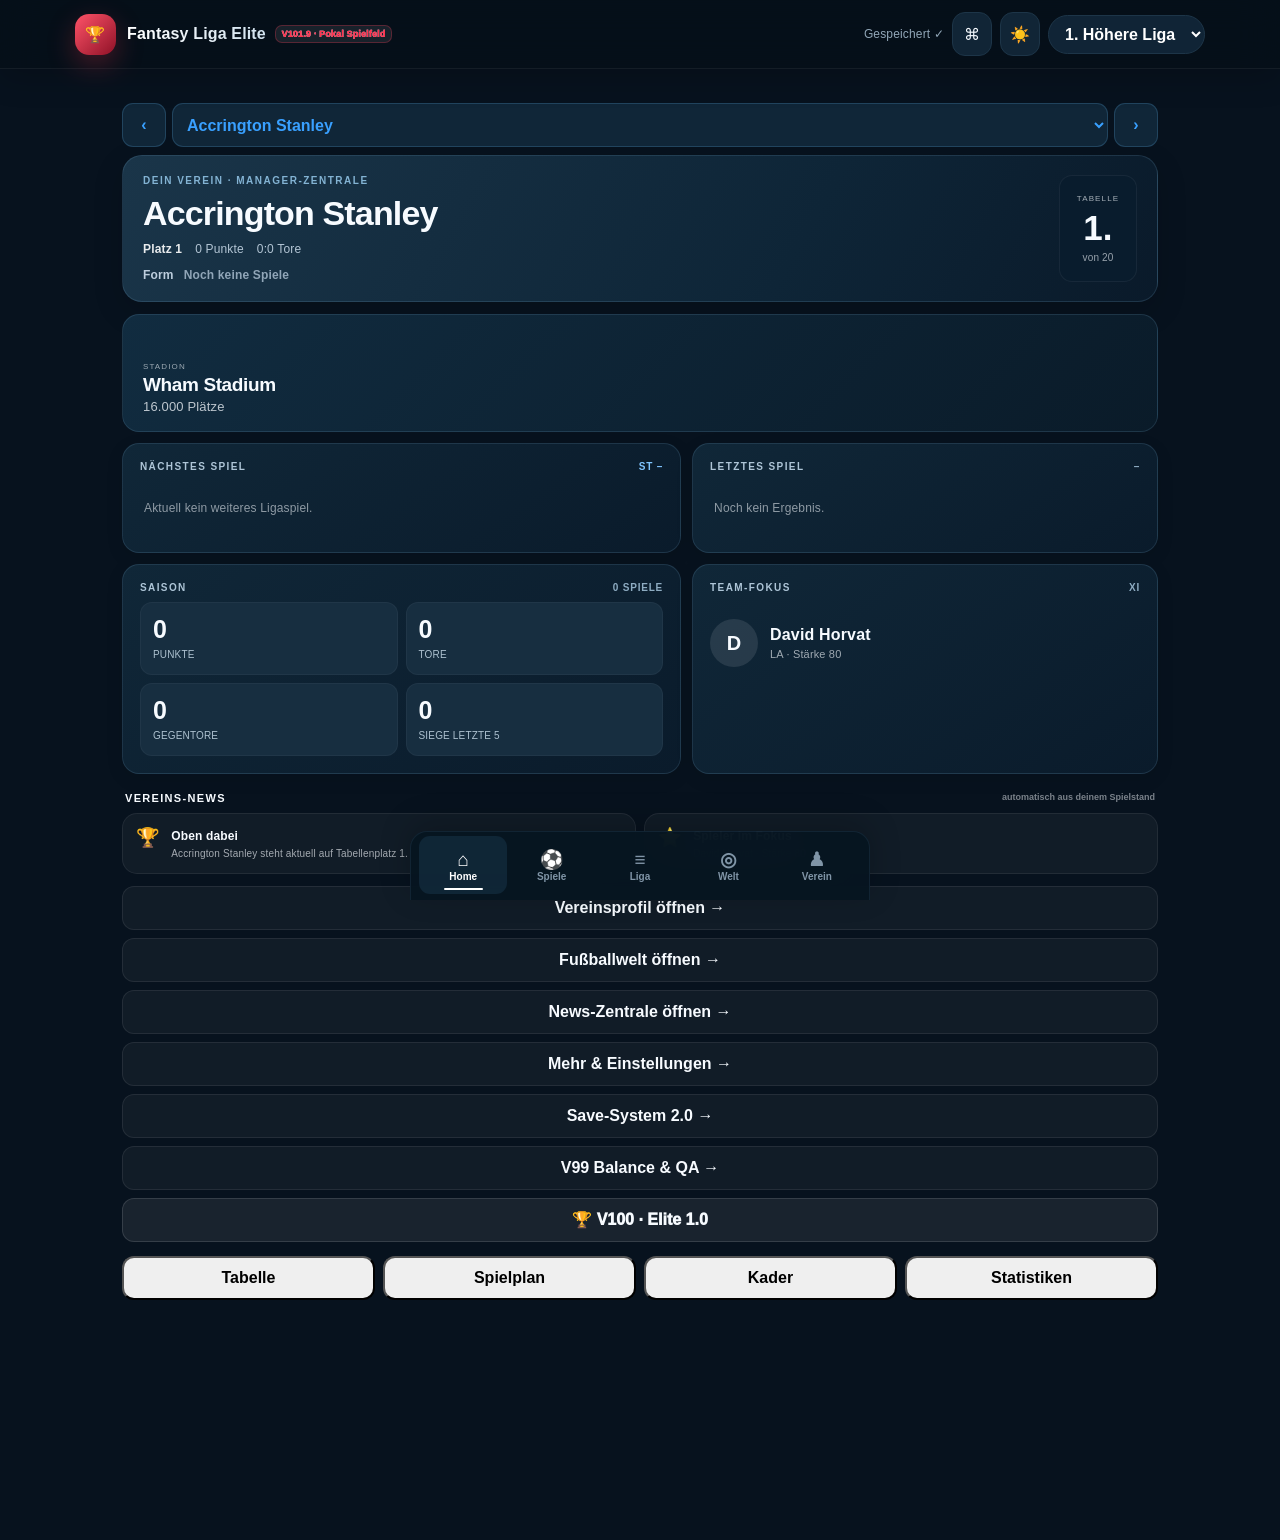
<file: index.html>
<!doctype html>
<html lang="de">
<head>
  <meta charset="utf-8">
  <meta name="viewport" content="width=device-width,initial-scale=1,viewport-fit=cover,user-scalable=no">
  <meta name="theme-color" content="#071019">
  <meta name="apple-mobile-web-app-capable" content="yes">
  <meta name="apple-mobile-web-app-status-bar-style" content="black-translucent">
  <meta name="apple-mobile-web-app-title" content="Liga Studio">
  <title>Fantasy Liga Elite 1.0</title>
  <link rel="manifest" href="./manifest.webmanifest?v=632">
  <link rel="apple-touch-icon" href="./icon-192.png?v=632">
  <link rel="stylesheet" href="./styles1019.css?v=101.9">
</head>
<body>
  <div id="app">
    <main id="startupFallback" style="max-width:680px;margin:40px auto;padding:20px;font-family:system-ui;color:#eef6ff">
      <section style="background:#0b1b29;border:1px solid #24445d;border-radius:20px;padding:20px">
        <h1 style="margin-top:0">Fantasy Liga Elite startet neu …</h1>
        <p>Alte Browser-Caches werden einmalig entfernt. Dein Spielstand bleibt erhalten.</p>
      </section>
    </main>
  </div>
  <div id="overlay"></div><div id="toast" class="toast hidden"></div><div id="contextMenu"></div>
  <script>
  (async()=>{
    const fallback=(title,msg)=>{const box=document.querySelector('#startupFallback section');if(box)box.innerHTML='<h1 style="margin-top:0">'+title+'</h1><p>'+msg+'</p><button onclick="location.reload()" style="font:inherit;padding:12px 16px;border-radius:12px;border:0;font-weight:800">Neu laden</button>';};
    try{
      if('serviceWorker' in navigator){
        const regs=await navigator.serviceWorker.getRegistrations();
        await Promise.all(regs.map(r=>r.unregister().catch(()=>false)));
      }
      if('caches' in window){const keys=await caches.keys();await Promise.all(keys.map(k=>caches.delete(k).catch(()=>false)));}
      window.__FLE_BOOT_OK__=false;
      window.addEventListener('fle:boot-ok',()=>window.__FLE_BOOT_OK__=true,{once:true});
      await import('./app1019.js?v=101.9');
      setTimeout(()=>{if(!window.__FLE_BOOT_OK__ && document.querySelector('#startupFallback')) fallback('Start dauert zu lange','Die neue App-Datei wurde geladen, aber der Start wurde nicht abgeschlossen. Bitte einmal neu laden.');},8000);
    }catch(e){console.error(e);fallback('App-Datei konnte nicht geladen werden','Bitte lade diese Seite einmal neu. Dein lokaler Spielstand wird nicht gelöscht. Fehler: '+String(e&&e.message||e));}
  })();
  </script>
</body>
</html>
</file>
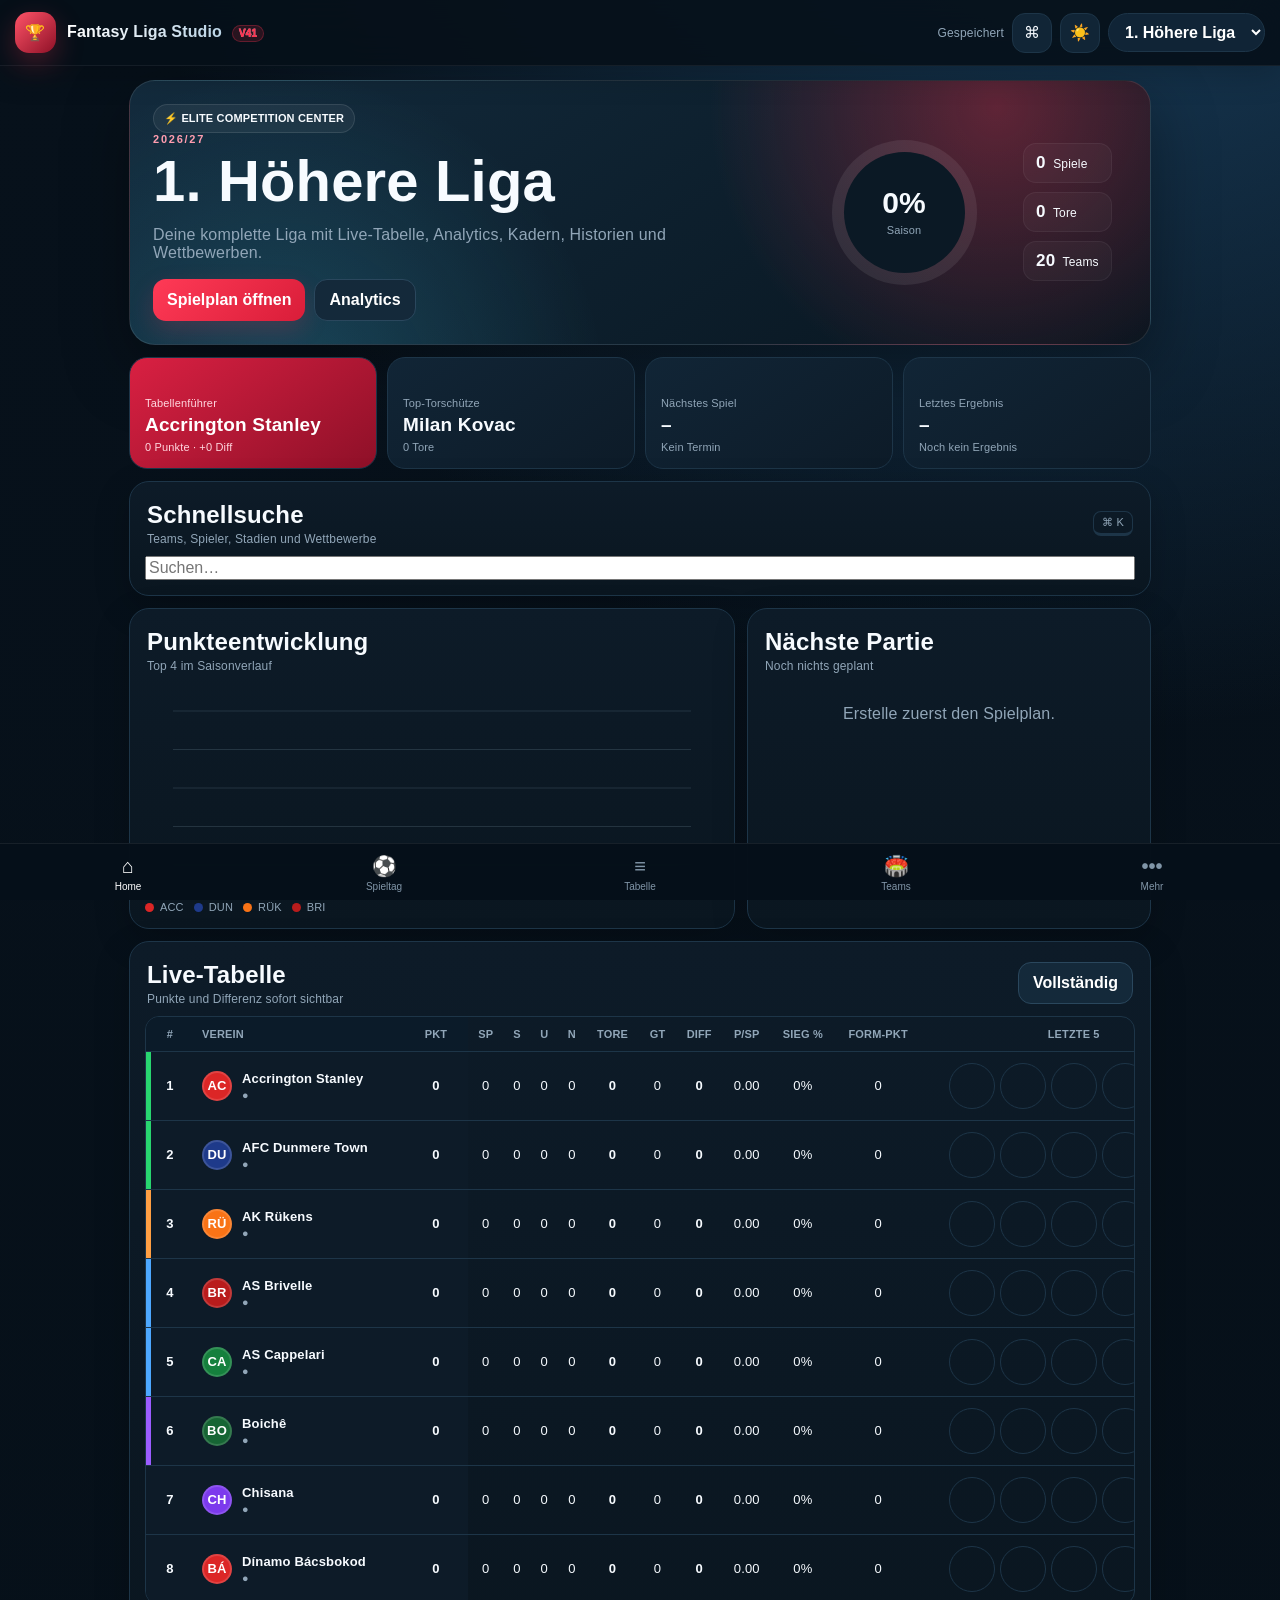
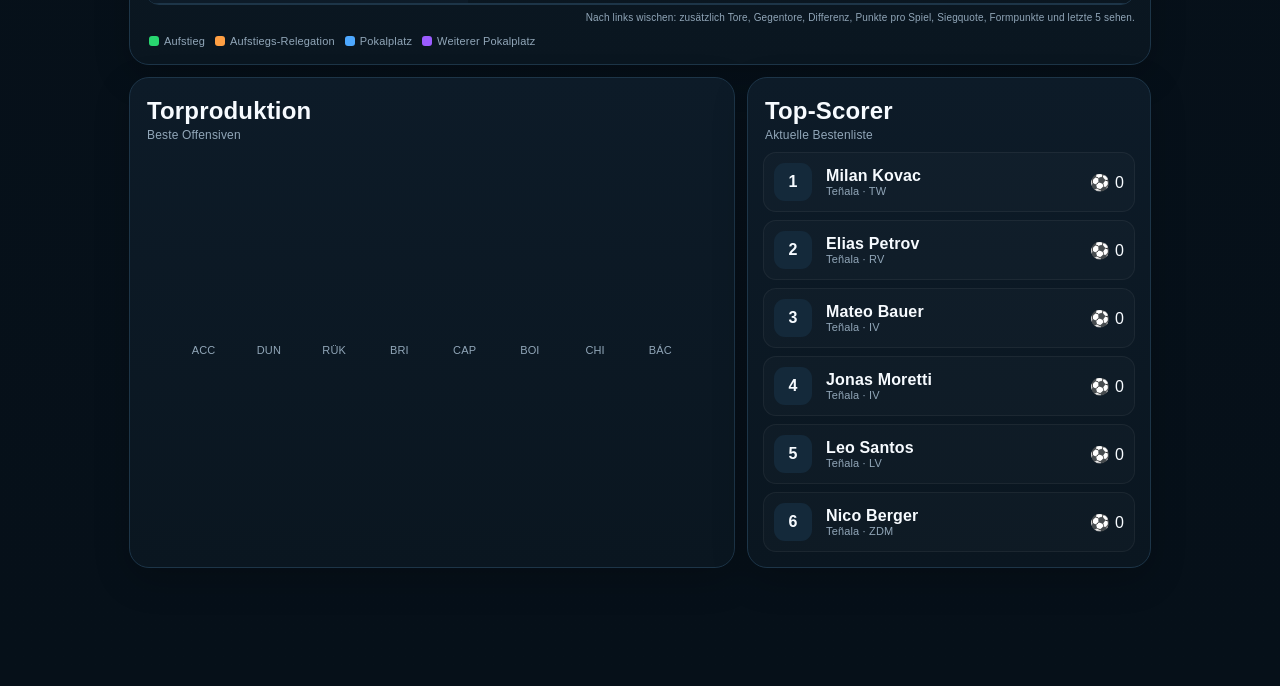
<file: fresh632.html>
<!doctype html>
<html lang="de">
<head>
  <meta charset="utf-8">
  <meta name="viewport" content="width=device-width,initial-scale=1,viewport-fit=cover,user-scalable=no">
  <meta name="theme-color" content="#071019">
  <meta name="apple-mobile-web-app-capable" content="yes">
  <meta name="apple-mobile-web-app-status-bar-style" content="black-translucent">
  <meta name="apple-mobile-web-app-title" content="Liga Studio">
  <title>Fantasy Liga Studio Elite V63.2 Fresh Start</title>
  <link rel="manifest" href="./manifest.webmanifest?v=632">
  <link rel="apple-touch-icon" href="./icon-192.png?v=632">
  <link rel="stylesheet" href="./styles632.css?v=632">
</head>
<body>
  <div id="app">
    <main id="startupFallback" style="max-width:680px;margin:40px auto;padding:20px;font-family:system-ui;color:#eef6ff">
      <section style="background:#0b1b29;border:1px solid #24445d;border-radius:20px;padding:20px">
        <h1 style="margin-top:0">Fantasy Liga Elite startet neu …</h1>
        <p>Alte Browser-Caches werden einmalig entfernt. Dein Spielstand bleibt erhalten.</p>
      </section>
    </main>
  </div>
  <div id="overlay"></div><div id="toast" class="toast hidden"></div><div id="contextMenu"></div>
  <script>
  (async()=>{
    const fallback=(title,msg)=>{const box=document.querySelector('#startupFallback section');if(box)box.innerHTML='<h1 style="margin-top:0">'+title+'</h1><p>'+msg+'</p><button onclick="location.reload()" style="font:inherit;padding:12px 16px;border-radius:12px;border:0;font-weight:800">Neu laden</button>';};
    try{
      if('serviceWorker' in navigator){
        const regs=await navigator.serviceWorker.getRegistrations();
        await Promise.all(regs.map(r=>r.unregister().catch(()=>false)));
      }
      if('caches' in window){const keys=await caches.keys();await Promise.all(keys.map(k=>caches.delete(k).catch(()=>false)));}
      window.__FLE_BOOT_OK__=false;
      window.addEventListener('fle:boot-ok',()=>window.__FLE_BOOT_OK__=true,{once:true});
      await import('./app632.js?v=632-20260826');
      setTimeout(()=>{if(!window.__FLE_BOOT_OK__ && document.querySelector('#startupFallback')) fallback('Start dauert zu lange','Die neue App-Datei wurde geladen, aber der Start wurde nicht abgeschlossen. Bitte einmal neu laden.');},8000);
    }catch(e){console.error(e);fallback('App-Datei konnte nicht geladen werden','Bitte lade diese Seite einmal neu. Dein lokaler Spielstand wird nicht gelöscht. Fehler: '+String(e&&e.message||e));}
  })();
  </script>
</body>
</html>
</file>
<file: styles1019.css>
:root{
  --bg:#061019;--bg2:#091723;--panel:#0d1b28;--panel2:#112536;--line:#1d3548;
  --text:#f7fbff;--muted:#91a6b8;--accent:#ff334f;--green:#28d66f;--yellow:#ffd23f;
  --red:#ff5368;--blue:#4da8ff;--safe-top:env(safe-area-inset-top);--safe-bottom:env(safe-area-inset-bottom)
}
*{box-sizing:border-box;-webkit-tap-highlight-color:transparent}
html,body{margin:0;min-height:100%;background:var(--bg);color:var(--text);font-family:-apple-system,BlinkMacSystemFont,"SF Pro Display","Segoe UI",sans-serif}
body{background:radial-gradient(circle at 85% -10%,#1a405f 0,transparent 35%),linear-gradient(180deg,#07111b,#061019)}
button,input,select,textarea{font:inherit}button{cursor:pointer}
.shell{min-height:100vh;padding-bottom:calc(88px + var(--safe-bottom))}
.topbar{position:sticky;top:0;z-index:40;padding-top:var(--safe-top);background:rgba(6,16,25,.9);backdrop-filter:blur(20px);border-bottom:1px solid rgba(255,255,255,.06)}
.topbar-inner{display:flex;align-items:center;justify-content:space-between;padding:12px 15px}
.brand{display:flex;align-items:center;gap:11px;font-weight:900}.brandmark{width:41px;height:41px;border-radius:14px;display:grid;place-items:center;background:linear-gradient(135deg,#ff5368,#8f1127);box-shadow:0 10px 28px #ff334f44}
.selector{max-width:48vw;background:#102436;color:#fff;border:1px solid var(--line);border-radius:999px;padding:9px 12px;font-weight:800}
main{max-width:1050px;margin:auto;padding:14px 14px 30px}
.hero{border:1px solid var(--line);border-radius:25px;padding:21px;background:radial-gradient(circle at 95% 5%,#ff334f32 0,transparent 36%),linear-gradient(145deg,#132b3e,#0a1722);box-shadow:0 20px 55px #0005}
.eyebrow{font-size:11px;color:#ff9daf;font-weight:900;letter-spacing:.16em;text-transform:uppercase}.hero h1{font-size:35px;line-height:1.02;margin:8px 0}.hero p{margin:0;color:var(--muted);line-height:1.45}
.kpis{display:grid;grid-template-columns:repeat(2,1fr);gap:10px;margin-top:16px}.kpi{padding:13px;border-radius:16px;background:rgba(255,255,255,.045);border:1px solid rgba(255,255,255,.07)}.kpi b{display:block;font-size:23px}.kpi span{font-size:11px;color:var(--muted)}
.card{margin-top:12px;padding:15px;border-radius:20px;background:linear-gradient(180deg,var(--panel),#0a1620);border:1px solid var(--line);box-shadow:0 12px 36px #0003}.card h2,.card h3{margin:0 0 12px}
.section-head{display:flex;justify-content:space-between;align-items:center;gap:10px;margin:4px 2px 10px}.section-head h2{margin:0;font-size:24px}
.muted{color:var(--muted)}.small{font-size:12px}.hidden{display:none!important}
.btn{border:0;border-radius:13px;padding:11px 14px;font-weight:850}.primary{background:linear-gradient(135deg,#ff3a56,#d91d39);color:#fff;box-shadow:0 9px 24px #ff334f2f}.secondary{background:#14293a;color:#fff;border:1px solid #2a475d}.danger{background:#3c161c;color:#ffc0c8;border:1px solid #6b2632}.success{background:#123724;color:#baf7d0;border:1px solid #275f3e}
.actions{display:flex;gap:8px;flex-wrap:wrap}.iconbtn{width:40px;height:40px;border-radius:12px;border:1px solid var(--line);background:#102332;color:#fff}
.bottomnav{position:fixed;left:0;right:0;bottom:0;z-index:50;display:flex;padding-bottom:var(--safe-bottom);background:rgba(6,16,25,.92);backdrop-filter:blur(20px);border-top:1px solid rgba(255,255,255,.07)}.bottomnav button{flex:1;border:0;background:none;color:#8095a7;padding:10px 4px 8px;font-size:10px}.bottomnav button b{display:block;font-size:20px;margin-bottom:3px}.bottomnav button.active{color:#fff}
.table-wrap{overflow:auto;border-radius:14px}.table{width:100%;min-width:780px;border-collapse:collapse}.table th,.table td{padding:11px 8px;border-bottom:1px solid var(--line);text-align:center;font-size:13px}.table th:nth-child(2),.table td:nth-child(2){text-align:left}.table th{font-size:11px;text-transform:uppercase;color:var(--muted)}
.club-cell{display:flex;align-items:center;gap:9px}.badge{width:36px;height:36px;border-radius:50%;display:grid;place-items:center;flex:none;background:var(--c);color:#fff;font-weight:900;border:2px solid #ffffff22;object-fit:cover}
.move{font-weight:900}.up{color:var(--green)}.down{color:var(--red)}.same{color:#71879a}
.match-list{display:grid;gap:9px}.match{padding:11px;border-radius:15px;background:#ffffff05;border:1px solid rgba(255,255,255,.055)}.match-main{display:grid;grid-template-columns:1fr auto 1fr;align-items:center;gap:9px}.home{text-align:right}.score{padding:7px 10px;border-radius:10px;background:#061019;border:1px solid var(--line);font-weight:900}.match-meta{display:flex;justify-content:center;gap:7px;flex-wrap:wrap;margin-top:8px;color:var(--muted);font-size:11px}.chip{padding:5px 8px;border-radius:999px;background:#102331;border:1px solid #223b4f}
.grid{display:grid;grid-template-columns:1fr;gap:12px}.team-card{padding:0;overflow:hidden}.stadium-cover{height:170px;background:linear-gradient(135deg,#23384b,#0f1d29);background-position:center;background-size:cover;position:relative}.stadium-cover:after{content:"";position:absolute;inset:0;background:linear-gradient(180deg,transparent 10%,#061019ed)}.stadium-title{position:absolute;z-index:1;left:14px;right:14px;bottom:13px;font-weight:900;font-size:18px}.team-body{padding:14px}.team-head{display:flex;gap:10px;align-items:center}.team-head h3{margin:0}.meta{color:var(--muted);font-size:12px;margin-top:7px}
.tabs{display:flex;gap:6px;overflow:auto;padding-bottom:5px}.tabs button{border:1px solid var(--line);background:#0b1b28;color:var(--muted);padding:9px 12px;border-radius:999px;white-space:nowrap;font-weight:800}.tabs button.active{background:#173049;color:#fff}
.form-grid{display:grid;grid-template-columns:1fr;gap:10px}.field{display:grid;gap:5px}.field label{font-size:12px;color:var(--muted)}.field input,.field select,.field textarea{width:100%;background:#07131d;color:#fff;border:1px solid var(--line);border-radius:12px;padding:11px}.field textarea{min-height:90px}
.modal{position:fixed;inset:0;z-index:90;background:#000b;display:flex;align-items:flex-end}.sheet{width:100%;max-height:94vh;overflow:auto;padding:15px 15px calc(18px + var(--safe-bottom));border:1px solid var(--line);border-radius:24px 24px 0 0;background:linear-gradient(180deg,#112231,#091620)}.sheet-head{display:flex;align-items:center;justify-content:space-between;margin-bottom:12px}.sheet-head h2{margin:0}
.player-list,.timeline{display:grid;gap:8px}.player-row{display:grid;grid-template-columns:42px 1fr auto;align-items:center;gap:10px;padding:10px;border-radius:13px;background:#ffffff05;border:1px solid rgba(255,255,255,.05)}.player-num{width:38px;height:38px;border-radius:11px;background:#14293a;display:grid;place-items:center;font-weight:900}.player-pos{font-size:11px;color:var(--muted)}
.event-row{display:grid;grid-template-columns:44px 1fr auto;align-items:center;gap:10px;padding:10px;border-radius:13px;background:#ffffff05}.minute{font-weight:900}
.toast{position:fixed;left:50%;bottom:calc(94px + var(--safe-bottom));z-index:100;transform:translateX(-50%);padding:11px 14px;border-radius:13px;background:#183044;border:1px solid #31516a;box-shadow:0 12px 30px #0008;white-space:nowrap}
.empty{padding:22px;text-align:center;color:var(--muted)}
.history-row{display:flex;justify-content:space-between;gap:12px;padding:11px 0;border-bottom:1px solid var(--line)}
@media(min-width:720px){.kpis{grid-template-columns:repeat(4,1fr)}.grid{grid-template-columns:repeat(2,1fr)}.form-grid{grid-template-columns:1fr 1fr}.modal{align-items:center;justify-content:center}.sheet{max-width:820px;border-radius:24px}.hero h1{font-size:48px}}


/* PRO MAX POLISH */
:root{
  --shadow:0 18px 50px rgba(0,0,0,.28);
  --glass:rgba(12,29,42,.78);
}
body{letter-spacing:.01em}
.topbar{box-shadow:0 10px 30px rgba(0,0,0,.18)}
.brand div:last-child{background:linear-gradient(90deg,#fff,#a8c8df);-webkit-background-clip:text;background-clip:text;color:transparent}
.card{transition:transform .18s ease,border-color .18s ease,background .18s ease}
.card:active{transform:scale(.995)}
.hero{position:relative;overflow:hidden}
.hero:after{content:"";position:absolute;width:170px;height:170px;border-radius:50%;right:-60px;bottom:-80px;background:radial-gradient(circle,#ff334f55,transparent 70%);filter:blur(4px)}
.hero>*{position:relative;z-index:1}
.section-head .subtitle{display:block;font-size:12px;color:var(--muted);margin-top:3px}
.quick-grid{display:grid;grid-template-columns:repeat(2,1fr);gap:10px}
.quick-action{padding:14px;border-radius:16px;background:linear-gradient(145deg,#13283a,#0b1925);border:1px solid var(--line);text-align:left;color:#fff}
.quick-action b{display:block;font-size:18px;margin-bottom:4px}.quick-action span{font-size:11px;color:var(--muted)}
.feature-strip{display:flex;gap:8px;overflow:auto;padding-bottom:3px}.feature-strip .chip{white-space:nowrap}
.player-avatar{width:40px;height:40px;border-radius:13px;background:linear-gradient(145deg,#1c3a50,#102333);display:grid;place-items:center;font-weight:900}
.rating-pill{min-width:40px;text-align:center;padding:7px 8px;border-radius:11px;background:#163148;border:1px solid #2b506d;font-weight:900}
.searchbar{display:flex;gap:8px}.searchbar input{flex:1}
.dashboard-grid{display:grid;grid-template-columns:1fr;gap:12px}
.progress{height:8px;border-radius:999px;background:#08141e;overflow:hidden;border:1px solid #173247}.progress span{display:block;height:100%;background:linear-gradient(90deg,#ff334f,#ff8a65)}
.news-card{padding:13px;border-radius:15px;background:#ffffff05;border-left:4px solid var(--accent)}
.news-card b{display:block;margin-bottom:4px}.news-card span{font-size:12px;color:var(--muted)}
.stat-pair{display:flex;justify-content:space-between;gap:10px;padding:10px 0;border-bottom:1px solid var(--line)}
.stat-pair:last-child{border-bottom:0}
.floating-add{position:fixed;right:18px;bottom:calc(92px + var(--safe-bottom));z-index:45;width:52px;height:52px;border-radius:18px;border:0;background:linear-gradient(135deg,#ff3a56,#c71935);color:#fff;font-size:25px;box-shadow:0 12px 30px #ff334f44}
.modal .sheet{box-shadow:0 -25px 70px rgba(0,0,0,.5)}
@media(min-width:720px){
  .quick-grid{grid-template-columns:repeat(4,1fr)}
  .dashboard-grid{grid-template-columns:1.2fr .8fr}
  .floating-add{right:calc((100vw - 1050px)/2 + 22px)}
}

.promotion-zone td:first-child{box-shadow:inset 4px 0 0 var(--green)}
.relegation-zone td:first-child{box-shadow:inset 4px 0 0 var(--red)}
.save-ok{color:var(--green)}
.history-row{align-items:center}


/* ===== ELITE EXPERIENCE LAYER ===== */
:root{
  --accent2:#ff7a59;
  --violet:#7b61ff;
  --cyan:#45d8ff;
  --glass:rgba(15,34,48,.78);
  --ease:cubic-bezier(.2,.8,.2,1);
}
html{scroll-behavior:smooth}
body{transition:background .35s var(--ease),color .35s var(--ease)}
body.light{
  --bg:#eef4f8;--panel:#ffffff;--panel2:#f6f9fb;--line:#d7e2ea;--text:#10202d;--muted:#647789;
  background:radial-gradient(circle at 85% -8%,#dff1ff 0,transparent 34%),linear-gradient(180deg,#f8fbfd,#edf3f7);
}
body.light .topbar{background:rgba(255,255,255,.88)}
body.light .bottomnav{background:rgba(255,255,255,.9)}
body.light .card{background:linear-gradient(180deg,#fff,#f7fafc);box-shadow:0 14px 40px rgba(23,52,73,.10)}
body.light .field input,body.light .field select,body.light .field textarea{background:#f6f9fb;color:#10202d}
body.light .quick-action,body.light .match,body.light .player-row,body.light .event-row,body.light .news-card{background:#f6f9fb}
body.light .score{background:#fff}
body.light .sheet{background:linear-gradient(180deg,#fff,#f6f9fb)}
body.light .selector{background:#fff;color:#10202d}
body.light .brand div:last-child{background:linear-gradient(90deg,#10202d,#47667d);-webkit-background-clip:text;background-clip:text;color:transparent}

*{transition:border-color .2s var(--ease),background-color .2s var(--ease),color .2s var(--ease),box-shadow .2s var(--ease)}
button{transition:transform .16s var(--ease),filter .16s var(--ease),box-shadow .16s var(--ease)}
button:active{transform:scale(.97)}
.card{animation:fadeUp .32s var(--ease) both}
@keyframes fadeUp{from{opacity:0;transform:translateY(10px)}to{opacity:1;transform:none}}
@keyframes shimmer{0%{background-position:-200% 0}100%{background-position:200% 0}}
.skeleton{background:linear-gradient(90deg,#ffffff08,#ffffff15,#ffffff08);background-size:200% 100%;animation:shimmer 1.4s infinite}

.top-actions{display:flex;align-items:center;gap:8px}
.theme-toggle{width:40px;height:40px;border:1px solid var(--line);border-radius:13px;background:var(--panel2);color:var(--text)}

.dashboard-hero-grid{display:grid;grid-template-columns:1fr;gap:12px}
.hero.featured{min-height:250px;display:flex;flex-direction:column;justify-content:flex-end}
.hero-badge{display:inline-flex;align-items:center;gap:7px;padding:7px 10px;border-radius:999px;background:#ffffff0d;border:1px solid #ffffff1a;width:max-content;font-size:11px;font-weight:900}
.metric-row{display:grid;grid-template-columns:repeat(2,1fr);gap:10px}
.metric-card{padding:14px;border-radius:17px;background:linear-gradient(145deg,#132b3d,#0a1925);border:1px solid var(--line);position:relative;overflow:hidden}
.metric-card:after{content:"";position:absolute;width:70px;height:70px;border-radius:50%;right:-20px;bottom:-25px;background:radial-gradient(circle,var(--metric,#ff334f55),transparent 70%)}
.metric-card b{display:block;font-size:25px}.metric-card span{font-size:11px;color:var(--muted)}

.chart-card{position:relative;min-height:260px}
.chart-wrap{height:210px;position:relative}
.chart-wrap canvas{width:100%!important;height:100%!important}
.chart-legend{display:flex;gap:10px;flex-wrap:wrap;margin-top:8px}
.legend-item{display:flex;align-items:center;gap:6px;font-size:11px;color:var(--muted)}
.legend-dot{width:9px;height:9px;border-radius:50%}

.filterbar{display:flex;gap:8px;overflow:auto;padding-bottom:4px}
.filterbar button{border:1px solid var(--line);background:var(--panel2);color:var(--muted);padding:9px 12px;border-radius:999px;white-space:nowrap;font-weight:800}
.filterbar button.active{background:linear-gradient(135deg,var(--accent),#c81c36);color:#fff;border-color:transparent}

.autocomplete{position:relative}
.autocomplete-results{position:absolute;z-index:20;left:0;right:0;top:calc(100% + 6px);background:var(--panel);border:1px solid var(--line);border-radius:14px;overflow:hidden;box-shadow:0 18px 40px #0006}
.autocomplete-item{padding:11px 12px;border-bottom:1px solid var(--line);display:flex;justify-content:space-between;gap:10px}
.autocomplete-item:last-child{border-bottom:0}

.pitch{position:relative;min-height:570px;border-radius:22px;overflow:hidden;background:
linear-gradient(90deg,transparent 49.6%,#ffffff4a 49.6%,#ffffff4a 50.4%,transparent 50.4%),
repeating-linear-gradient(0deg,#1b7e4c 0,#1b7e4c 45px,#187347 45px,#187347 90px);
border:4px solid #e9fff05e;box-shadow:inset 0 0 0 2px #ffffff25,0 18px 45px #0005}
.pitch:before{content:"";position:absolute;width:120px;height:120px;border:3px solid #ffffff55;border-radius:50%;left:50%;top:50%;transform:translate(-50%,-50%)}
.pitch:after{content:"";position:absolute;left:12%;right:12%;top:0;bottom:0;border-left:3px solid #ffffff4a;border-right:3px solid #ffffff4a}
.pitch-slot{position:absolute;width:86px;min-height:64px;transform:translate(-50%,-50%);border:2px dashed #ffffff50;border-radius:15px;background:#07101955;display:grid;place-items:center;padding:4px;text-align:center;font-size:10px;color:#dff6e9}
.pitch-player{width:100%;min-height:60px;padding:7px 5px;border-radius:13px;background:linear-gradient(145deg,#152b3c,#0c1b28);border:1px solid #ffffff24;color:white;display:flex;flex-direction:column;align-items:center;justify-content:center;box-shadow:0 8px 18px #0005}
.pitch-player b{font-size:11px}.pitch-player span{font-size:9px;color:#a9c5d5}
.drag-source{cursor:grab}.drag-source:active{cursor:grabbing}.dragging{opacity:.45;transform:scale(.96)}
.drop-hover{border-color:#fff;background:#ffffff20}
.squad-drawer{display:grid;grid-template-columns:1fr;gap:8px;max-height:420px;overflow:auto}

.profile-cover{min-height:250px;border-radius:22px;background:linear-gradient(145deg,#18384f,#0b1924);background-size:cover;background-position:center;position:relative;overflow:hidden;display:flex;align-items:flex-end}
.profile-cover:after{content:"";position:absolute;inset:0;background:linear-gradient(180deg,transparent,#061019ee)}
.profile-cover-content{position:relative;z-index:1;padding:18px;display:flex;align-items:center;gap:13px}
.profile-cover h1{margin:0}
.player-hero{display:grid;grid-template-columns:auto 1fr;gap:15px;align-items:center}
.player-avatar-lg{width:88px;height:88px;border-radius:25px;background:linear-gradient(145deg,#204057,#0e2130);display:grid;place-items:center;font-size:30px;font-weight:900;border:1px solid var(--line)}
.radar{height:230px}
.form-bars{display:grid;gap:8px}.form-row{display:grid;grid-template-columns:90px 1fr 35px;align-items:center;gap:8px}.bar{height:9px;background:#07131d;border-radius:999px;overflow:hidden}.bar span{display:block;height:100%;background:linear-gradient(90deg,var(--violet),var(--cyan));border-radius:999px}

.report-sheet{background:#fff;color:#111;padding:28px;font-family:Arial,sans-serif}
.report-sheet h1,.report-sheet h2{color:#10202d}
.report-table{width:100%;border-collapse:collapse}.report-table th,.report-table td{border-bottom:1px solid #ddd;padding:7px;text-align:center}.report-table th:nth-child(2),.report-table td:nth-child(2){text-align:left}
@media print{
  body>*:not(#overlay){display:none!important}
  #overlay{position:static!important}
  #overlay .modal{position:static!important;background:white!important;display:block!important}
  #overlay .sheet{max-height:none!important;overflow:visible!important;border:0!important;border-radius:0!important;padding:0!important;background:white!important}
  .no-print{display:none!important}
}
@media(min-width:720px){
  .dashboard-hero-grid{grid-template-columns:1.25fr .75fr}
  .metric-row{grid-template-columns:repeat(2,1fr)}
  .pitch-layout{display:grid;grid-template-columns:1.4fr .6fr;gap:12px}
}


/* ELITE V2 FIXES */
.badge-image-wrap{overflow:visible;background:transparent}
.badge-image-wrap img{width:100%;height:100%;object-fit:contain;transform:scale(var(--logo-scale,1));transform-origin:center}
.match-main-logos{grid-template-columns:minmax(0,1fr) auto minmax(0,1fr)}
.match-team{display:flex;align-items:center;gap:8px;min-width:0}
.match-team.home{justify-content:flex-end;text-align:right}
.match-team b{overflow:hidden;text-overflow:ellipsis}
.event-team{display:inline-flex;align-items:center;gap:5px;margin-top:6px;padding:3px 7px;border-radius:999px;background:var(--panel2);border:1px solid var(--line);font-size:10px;font-weight:900}
.event-team .badge{width:20px;height:20px;font-size:8px}
.compact-table{min-width:680px}
.compact-table .points-cell{font-size:16px;color:var(--accent)}
.compact-table .positive{color:var(--green)}
.compact-table .negative{color:var(--red)}
.autocomplete-results{max-height:55vh;overflow:auto}
.autocomplete-button{width:100%;color:var(--text);border:0;background:transparent;font:inherit}
.autocomplete-button:active{background:var(--panel2)}
.field input[type="range"]{padding:6px 0;accent-color:var(--accent)}
@media(max-width:600px){
  .match-team b{font-size:12px}
  .match-team .badge{width:30px;height:30px}
  .table{min-width:650px}
  .autocomplete-results{position:static;margin-top:8px;box-shadow:none}
}


/* ELITE V3 */
.touch-help{margin:0 0 10px;padding:10px 12px;border-radius:13px;background:var(--panel2);border:1px solid var(--line);font-size:12px;color:var(--muted)}
.selected-player{outline:2px solid var(--accent);background:rgba(255,51,79,.12)!important}
.pitch-slot{border:2px dashed #ffffff55;color:white}
.pitch-slot .pitch-player{pointer-events:none}
.pitch-player small{font-size:9px;color:#b9cfdb}
.table-detail-grid{display:grid;grid-template-columns:repeat(2,1fr);gap:8px;padding:8px;text-align:left}
.table-detail-grid span{padding:8px;border-radius:10px;background:var(--panel2)}
.table-detail-row td{padding:4px 8px 10px}
@media(max-width:650px){
  .compact-table{min-width:0}
  .compact-table th:nth-child(n+5),.compact-table .table-extra{display:none}
  .compact-table th,.compact-table td{padding:10px 6px}
  .compact-table .club-cell b{max-width:150px;overflow:hidden;text-overflow:ellipsis;white-space:nowrap}
  .compact-table .badge{width:30px;height:30px}
}


/* ELITE V4 */
.award-grid{display:grid;grid-template-columns:repeat(2,1fr);gap:10px}
.award-card{padding:16px;border-radius:18px;background:linear-gradient(145deg,var(--panel2),var(--panel));border:1px solid var(--line);text-align:center}
.award-icon{font-size:30px;margin-bottom:7px}.award-card h3{margin:6px 0}.award-card b{display:block;margin-top:8px;color:var(--accent)}
.calendar-grid{display:grid;grid-template-columns:repeat(2,1fr);gap:10px}
.calendar-card{padding:14px;border-radius:16px;background:var(--panel2);border:1px solid var(--line);color:var(--text);text-align:left}
.calendar-card h3{margin:5px 0 8px}
.records-grid{display:grid;grid-template-columns:repeat(2,1fr);gap:10px}
.record-card{padding:14px;border-radius:16px;background:linear-gradient(145deg,var(--panel2),var(--panel));border:1px solid var(--line)}
.record-card span{display:block;color:var(--muted);font-size:11px;margin-bottom:7px}.record-card b{font-size:16px}
@media(min-width:720px){.award-grid{grid-template-columns:repeat(3,1fr)}.calendar-grid{grid-template-columns:repeat(4,1fr)}.records-grid{grid-template-columns:repeat(3,1fr)}}


/* ===== V5 QUALITY EDITION ===== */
.premium-hero{display:grid;grid-template-columns:1fr;gap:18px;padding:23px;border-radius:26px;background:
radial-gradient(circle at 85% 10%,rgba(255,51,79,.34),transparent 32%),
radial-gradient(circle at 15% 120%,rgba(69,216,255,.20),transparent 35%),
linear-gradient(145deg,#132b3d,#08151f);border:1px solid rgba(255,255,255,.10);box-shadow:0 24px 65px rgba(0,0,0,.35);overflow:hidden}
body.light .premium-hero{background:radial-gradient(circle at 85% 10%,rgba(255,51,79,.18),transparent 32%),linear-gradient(145deg,#fff,#eaf4fa)}
.premium-hero h1{font-size:clamp(34px,8vw,58px);line-height:.98;margin:8px 0 10px}.premium-hero p{color:var(--muted);max-width:620px}
.hero-actions{display:flex;gap:9px;margin-top:17px;flex-wrap:wrap}
.hero-scorecard{display:flex;align-items:center;justify-content:space-around;gap:16px}
.scorecard-ring{width:145px;height:145px;border-radius:50%;display:grid;place-items:center;background:conic-gradient(var(--accent) var(--progress),rgba(255,255,255,.08) 0);position:relative}
.scorecard-ring:before{content:"";position:absolute;inset:12px;border-radius:50%;background:#0b1925}
body.light .scorecard-ring:before{background:#fff}
.scorecard-ring>div{position:relative;text-align:center}.scorecard-ring b{display:block;font-size:30px}.scorecard-ring span{font-size:11px;color:var(--muted)}
.hero-mini-stats{display:grid;gap:9px}.hero-mini-stats span{padding:9px 12px;border-radius:13px;background:#ffffff08;border:1px solid #ffffff0d;font-size:12px}.hero-mini-stats b{font-size:17px;margin-right:4px}
.widget-grid{display:grid;grid-template-columns:repeat(2,1fr);gap:10px;margin-top:12px}
.dashboard-widget{padding:15px;border-radius:18px;background:linear-gradient(145deg,var(--panel2),var(--panel));border:1px solid var(--line);min-height:112px;display:flex;flex-direction:column;justify-content:flex-end}
.dashboard-widget span,.dashboard-widget small{color:var(--muted);font-size:11px}.dashboard-widget b{font-size:19px;margin:5px 0}.accent-widget{background:linear-gradient(145deg,#d92042,#8e1028);color:#fff}.accent-widget span,.accent-widget small{color:#ffd7df}
.keyboard-hint{border:1px solid var(--line);border-bottom-width:3px;border-radius:8px;padding:4px 8px;font-size:11px;color:var(--muted)}
.premium-match-card{width:100%;border:0;background:transparent;color:var(--text);display:grid;grid-template-columns:1fr auto 1fr;align-items:center;gap:12px;padding:20px 7px}
.premium-side{display:flex;flex-direction:column;align-items:center;gap:8px;text-align:center}.premium-side .badge{width:58px;height:58px}.premium-side b{font-size:13px}
.premium-kickoff{text-align:center}.premium-kickoff span{font-size:27px;font-weight:950}.premium-kickoff small{display:block;color:var(--muted);margin-top:3px}
.settings-list{display:grid}.setting-row{display:flex;align-items:center;justify-content:space-between;gap:15px;padding:13px 0;border-bottom:1px solid var(--line)}.setting-row:last-child{border-bottom:0}.setting-row input{width:22px;height:22px}
.command-modal{align-items:flex-start;padding-top:calc(60px + var(--safe-top))}
.command-sheet{max-width:620px;border-radius:24px}
.command-search{width:100%;padding:15px;background:var(--panel2);border:1px solid var(--line);border-radius:15px;color:var(--text);font-size:16px}
.command-results{display:grid;gap:7px;margin-top:12px}.command-item{display:grid;grid-template-columns:35px 1fr auto;align-items:center;gap:10px;width:100%;border:1px solid var(--line);background:var(--panel2);color:var(--text);padding:12px;border-radius:14px;text-align:left}.command-item span{font-size:20px}.command-item small{color:var(--muted)}
.quality-score{text-align:center;padding:24px}.quality-score b{display:block;font-size:50px}.quality-score span{color:var(--muted)}
.quality-row{display:grid;grid-template-columns:32px 1fr;align-items:center;padding:10px;border-bottom:1px solid var(--line)}.quality-row span{width:25px;height:25px;border-radius:50%;display:grid;place-items:center}.quality-row.ok span{background:#153b27;color:#72efaa}.quality-row.fail span{background:#461820;color:#ff8b9b}
.reduce-motion *{animation:none!important;transition:none!important;scroll-behavior:auto!important}
.compact-cards .card{padding:11px;margin-top:8px}.compact-cards .player-row{padding:7px}.compact-cards .match{padding:8px}
@media(min-width:760px){.premium-hero{grid-template-columns:1.35fr .65fr;align-items:center}.widget-grid{grid-template-columns:repeat(4,1fr)}}
@media(max-width:520px){.hero-scorecard{justify-content:space-between}.scorecard-ring{width:120px;height:120px}.widget-grid{grid-template-columns:1fr 1fr}.dashboard-widget{min-height:100px}.premium-match-card{padding:12px 0}.premium-side .badge{width:48px;height:48px}}

/* V6 CHALLENGE-STYLE REDESIGN */
.simple-page-head{display:flex;align-items:flex-end;justify-content:space-between;gap:14px;margin:4px 0 14px}.simple-page-head h1{font-size:34px;margin:4px 0 0}
.matchday-switcher{display:flex;align-items:center;gap:7px}.matchday-switcher button,.matchday-switcher select{height:42px;border-radius:12px;border:1px solid var(--line);background:var(--panel2);color:var(--text);padding:0 12px;font-weight:900}.matchday-switcher button{width:42px;font-size:24px;padding:0}
.simple-matchday-card{padding:0;overflow:hidden}.simple-matchday-card>.section-head{padding:16px 16px 8px}.simple-fixtures{display:grid}
.simple-fixture-row{display:grid;grid-template-columns:minmax(0,1fr) 90px minmax(0,1fr);align-items:center;gap:10px;padding:15px;border:0;border-top:1px solid var(--line);background:transparent;color:var(--text)}
.simple-fixture-row:active{background:var(--panel2)}.simple-team{display:flex;align-items:center;gap:9px;min-width:0}.simple-team.home{justify-content:flex-end;text-align:right}.simple-team.away{text-align:left}.simple-team span{overflow:hidden;text-overflow:ellipsis;white-space:nowrap;font-weight:800}.simple-score{text-align:center}.simple-score b{display:block;font-size:22px}.simple-score small{display:block;color:var(--muted);font-size:10px;margin-top:3px}.simple-team .badge{width:36px;height:36px}
.challenge-table{min-width:0}.challenge-table th,.challenge-table td{padding:11px 7px}.challenge-table .club-cell{gap:9px}.challenge-table .club-cell small{display:block;color:var(--muted);font-size:9px;margin-top:3px}.challenge-table .points-cell{font-size:18px;color:var(--accent);font-weight:950}.rank-cell{font-weight:950;color:var(--muted)}
.match-sheet-redesign{padding-bottom:calc(18px + var(--safe-bottom))}.match-hero{display:grid;grid-template-columns:1fr auto 1fr;align-items:center;gap:14px;padding:22px 4px}.match-hero-team{display:flex;flex-direction:column;align-items:center;text-align:center;gap:7px}.match-hero-team .badge{width:70px;height:70px}.match-hero-team b{font-size:15px}.match-hero-team span{font-size:10px;color:var(--muted);text-transform:uppercase}.match-hero-score{text-align:center}.match-hero-score b{display:block;font-size:38px;line-height:1}.match-hero-score span{display:block;color:var(--muted);font-size:11px;margin-top:6px;text-transform:uppercase;letter-spacing:.08em}
.match-actions-bar{display:grid;grid-template-columns:1fr 1.25fr;gap:8px;margin-bottom:12px}.match-actions-bar #editMatchQuick{grid-column:1/-1}.match-tabs{position:sticky;top:0;z-index:3;background:var(--panel);padding-top:8px}.centered{justify-content:center}.match-overview-card{padding:12px}
@media(max-width:650px){.simple-page-head{align-items:stretch;flex-direction:column}.matchday-switcher{justify-content:space-between}.matchday-switcher select{flex:1}.simple-fixture-row{grid-template-columns:minmax(0,1fr) 70px minmax(0,1fr);padding:13px 9px}.simple-team{gap:6px}.simple-team .badge{width:31px;height:31px}.simple-team span{font-size:12px}.simple-score b{font-size:19px}.challenge-table th:nth-child(n+5),.challenge-table td:nth-child(n+5){display:none}.challenge-table .club-cell b{max-width:150px}.match-hero-team .badge{width:58px;height:58px}.match-hero-score b{font-size:32px}.match-actions-bar{grid-template-columns:1fr 1fr}}


/* ===== V7 USABILITY OVERHAUL ===== */
.matchday-head{padding-bottom:8px}
.matchday-actions{display:grid;grid-template-columns:1fr;gap:8px;padding:0 14px 14px}
.simple-fixture-row{position:relative;cursor:pointer;min-height:68px;padding-right:30px}
.simple-fixture-row:hover{background:var(--panel2)}
.simple-fixture-row:focus{outline:2px solid var(--accent);outline-offset:-2px}
.fixture-chevron{position:absolute;right:10px;top:50%;transform:translateY(-50%);font-size:26px;color:var(--muted)}
.usage-hint{margin:10px 2px 12px;padding:11px 13px;border-radius:13px;background:rgba(69,216,255,.08);border:1px solid rgba(69,216,255,.18);color:var(--muted);font-size:12px}
.finished-banner{grid-column:1/-1;padding:12px;border-radius:13px;background:rgba(40,214,111,.12);border:1px solid rgba(40,214,111,.25);color:var(--green);text-align:center;font-weight:900}
.team-key{display:grid;grid-template-columns:1fr 1fr;gap:8px;margin-bottom:12px}
.team-key span{display:flex;align-items:center;gap:7px;padding:9px;border-radius:12px;background:var(--panel2);border:1px solid var(--line);font-size:11px}
.team-key .badge{width:28px;height:28px}
.event-team span{max-width:180px;overflow:hidden;text-overflow:ellipsis;white-space:nowrap}
.player-row{width:100%;text-align:left}
.match-actions-bar .btn{min-height:48px}
.simple-page-head .matchday-switcher button{touch-action:manipulation}
@media(max-width:650px){
  .simple-fixture-row{min-height:72px}
  .simple-team span{font-size:13px}
  .simple-score b{font-size:21px}
  .match-tabs{overflow-x:auto;display:flex;gap:6px}
  .match-tabs button{white-space:nowrap;flex:0 0 auto}
  .team-key{grid-template-columns:1fr}
  .challenge-table th:nth-child(n+5),.challenge-table td:nth-child(n+5){display:none}
}


/* ===== V8 POLISH ===== */
.simple-fixtures{display:grid;gap:10px;padding:10px 12px 14px}
.fixture-card{display:grid;grid-template-columns:minmax(0,1fr) 92px minmax(0,1fr);align-items:center;gap:12px;min-height:104px;padding:14px;border:1px solid var(--line);border-radius:18px;background:linear-gradient(145deg,var(--panel2),var(--panel));color:var(--text);box-shadow:0 8px 20px rgba(0,0,0,.12);cursor:pointer}
.fixture-card:active{transform:scale(.985)}
.fixture-team{display:flex;align-items:center;gap:10px;min-width:0}.fixture-team.home{justify-content:flex-end;text-align:right}.fixture-team.away{text-align:left}.fixture-team .badge{width:50px;height:50px}.fixture-team div{min-width:0}.fixture-team b{display:block;font-size:14px;overflow:hidden;text-overflow:ellipsis;white-space:nowrap}.fixture-team small{display:block;margin-top:3px;color:var(--muted);font-size:10px;text-transform:uppercase}
.fixture-score{text-align:center}.fixture-score>b{display:block;font-size:26px;line-height:1}.fixture-score>small{display:block;color:var(--muted);font-size:10px;margin-top:4px}.fixture-status{display:inline-block;margin-top:6px;padding:4px 7px;border-radius:999px;font-size:9px;font-weight:900;text-transform:uppercase;background:var(--panel2);border:1px solid var(--line)}.fixture-status.endstand{color:var(--green)}.fixture-status.live{color:var(--red)}

.table-scroll-hint{font-size:10px;color:var(--muted);text-align:right;margin-bottom:6px}
.modern-table-wrap{overflow-x:auto;-webkit-overflow-scrolling:touch;border-radius:14px}
.modern-table{min-width:860px}
.modern-table th,.modern-table td{white-space:nowrap}
.modern-table thead th{position:sticky;top:0;z-index:3;background:var(--panel)}
.modern-table .sticky-rank{position:sticky;left:0;z-index:4;background:var(--panel);width:44px;min-width:44px}
.modern-table .sticky-team{position:sticky;left:44px;z-index:4;background:var(--panel);min-width:190px;box-shadow:8px 0 12px rgba(0,0,0,.10)}
.modern-table tbody tr:nth-child(even) .sticky-rank,.modern-table tbody tr:nth-child(even) .sticky-team{background:var(--panel2)}
.modern-table .points-cell{font-size:17px;color:var(--accent);font-weight:950}
.form-dots{display:flex;align-items:center;gap:6px;min-width:96px}
.form-dot{display:inline-block;width:13px;height:13px;border-radius:50%;border:1px solid rgba(255,255,255,.14)}.form-dot.win{background:#28d66f}.form-dot.draw{background:#8797a5}.form-dot.loss{background:#ff5368}.form-dot.empty{background:transparent;border-color:var(--line)}
.form-legend{display:flex;gap:14px;flex-wrap:wrap;margin-top:12px;font-size:11px;color:var(--muted)}.form-legend span{display:flex;align-items:center;gap:6px}

.event-card{padding:14px}.event-timeline{display:grid;gap:8px}.event-item{display:grid;grid-template-columns:48px 58px 1fr 40px;align-items:center;gap:10px;padding:11px;border-radius:14px;background:var(--panel2);border:1px solid var(--line);position:relative}.event-item.home-event{border-left:4px solid var(--blue)}.event-item.away-event{border-left:4px solid var(--accent)}
.event-minute{font-size:16px;font-weight:950;text-align:center}.event-club{display:flex;flex-direction:column;align-items:center;gap:3px}.event-club .badge{width:30px;height:30px}.event-club span{font-size:9px;color:var(--muted);font-weight:900}.event-content{display:grid;gap:2px;min-width:0}.event-content>b{font-size:11px;color:var(--muted)}.event-content>strong{font-size:14px;overflow:hidden;text-overflow:ellipsis;white-space:nowrap}.event-content>small{font-size:10px;color:var(--muted)}.event-delete{width:34px;height:34px}

@media(max-width:650px){
  .fixture-card{grid-template-columns:minmax(0,1fr) 74px minmax(0,1fr);min-height:112px;padding:12px 8px}.fixture-team{flex-direction:column;gap:6px;text-align:center!important}.fixture-team.home{justify-content:center}.fixture-team .badge{width:56px;height:56px}.fixture-team b{font-size:12px;max-width:115px}.fixture-score>b{font-size:23px}
  .modern-table{min-width:820px}.modern-table .sticky-team{min-width:170px}
  .event-item{grid-template-columns:42px 48px 1fr 34px;gap:7px;padding:9px}.event-club .badge{width:26px;height:26px}.event-content>strong{font-size:13px}
}

/* V9 DIRECT SAVE + LARGE TABLE */
.direct-save-card{grid-template-columns:minmax(0,1fr) 132px minmax(0,1fr);min-height:126px}
.fixture-direct-score{display:grid;justify-items:center;gap:7px}
.direct-score-inputs{display:flex;align-items:center;gap:6px}
.direct-score-inputs input{width:44px;height:42px;border-radius:10px;border:1px solid var(--line);background:var(--panel);color:var(--text);text-align:center;font-size:21px;font-weight:950;padding:0}
.direct-score-inputs span{font-size:22px;font-weight:950}
.direct-save-btn{border:0;border-radius:10px;background:linear-gradient(135deg,var(--accent),#c91a36);color:#fff;font-weight:900;padding:9px 14px;min-height:38px}
.fixture-direct-score small{font-size:9px;color:var(--muted)}
.fixture-team[data-open-match]{cursor:pointer}

.challenge-place-table-wrap{overflow-x:auto;-webkit-overflow-scrolling:touch;border-radius:0}
.challenge-place-table{min-width:950px;border-collapse:separate;border-spacing:0}
.challenge-place-table th,.challenge-place-table td{height:72px;padding:0 16px;border-bottom:1px solid var(--line);font-size:16px;text-align:center;background:var(--panel)}
.challenge-place-table thead th{height:54px;color:var(--muted);font-size:13px;font-weight:800;position:sticky;top:0;z-index:4}
.challenge-place-table tbody tr:nth-child(even) td{background:var(--panel2)}
.challenge-place-table .cp-rank{position:sticky;left:0;z-index:5;width:62px;min-width:62px;color:var(--accent);font-size:18px}
.challenge-place-table .cp-team{position:sticky;left:62px;z-index:5;min-width:330px;text-align:left;box-shadow:10px 0 18px rgba(0,0,0,.16)}
.challenge-place-table .cp-team-cell{display:flex;align-items:center;gap:14px}
.challenge-place-table .cp-team-cell .badge{width:54px;height:54px}
.challenge-place-table .cp-team-cell div>b{font-size:16px}
.challenge-place-table .cp-team-cell small{display:flex;align-items:center;gap:5px;color:var(--muted);font-size:11px;margin-top:4px}
.challenge-place-table .cp-points{font-size:19px;font-weight:950;color:var(--text)}
.cp-move.up{color:var(--green)}.cp-move.down{color:var(--red)}.cp-move.same{color:var(--muted)}
.challenge-place-table .form-dots{justify-content:center}
.challenge-place-table .form-dot{width:14px;height:14px}
@media(max-width:650px){
  .direct-save-card{grid-template-columns:minmax(0,1fr) 112px minmax(0,1fr);min-height:136px}
  .direct-score-inputs input{width:39px;height:40px;font-size:19px}
  .direct-save-btn{padding:8px 10px;font-size:12px}
  .fixture-team .badge{width:62px;height:62px}
  .challenge-place-table{min-width:920px}
  .challenge-place-table th,.challenge-place-table td{height:78px;padding:0 14px}
  .challenge-place-table .cp-team{min-width:300px}
  .challenge-place-table .cp-team-cell .badge{width:58px;height:58px}
}

/* V10 FINAL POLISH */
.matchday-head{display:grid;grid-template-columns:1fr minmax(90px,180px) auto;align-items:center;gap:12px}
.matchday-progress{height:7px;border-radius:999px;background:var(--panel2);overflow:hidden;border:1px solid var(--line)}
.matchday-progress span{display:block;height:100%;border-radius:999px;background:linear-gradient(90deg,var(--accent),var(--green))}
.fixture-card.fixture-dirty{border-color:rgba(255,184,0,.55);box-shadow:0 0 0 2px rgba(255,184,0,.08)}
.fixture-card.fixture-saved{border-color:rgba(40,214,111,.55);box-shadow:0 0 0 2px rgba(40,214,111,.08)}
.direct-save-btn.saved{background:linear-gradient(135deg,#1ea65a,#167b44)}
.challenge-place-table .cp-points-col{position:sticky;left:392px;z-index:5;background:var(--panel);box-shadow:8px 0 14px rgba(0,0,0,.10)}
.challenge-place-table tbody tr:nth-child(even) .cp-points-col{background:var(--panel2)}
.challenge-place-table .promotion-zone .cp-rank{box-shadow:inset 5px 0 0 var(--green)}
.challenge-place-table .relegation-zone .cp-rank{box-shadow:inset 5px 0 0 var(--red)}
.team-filter{display:flex;align-items:center;gap:7px;padding:10px;border-radius:12px;background:var(--panel2);border:1px solid var(--line);color:var(--text);font:inherit;text-align:left}
.team-filter.active{border-color:var(--accent);box-shadow:0 0 0 2px rgba(255,51,79,.10)}
.team-filter .badge{width:30px;height:30px}
@media(max-width:650px){
  .matchday-head{grid-template-columns:1fr auto}.matchday-progress{grid-column:1/-1;grid-row:2}
  .challenge-place-table .cp-team{min-width:250px}
  .challenge-place-table .cp-points-col{left:312px}
}


/* ===== V11 TABLE + STABILITY FIX ===== */
.league-table-shell{width:100%;overflow:hidden}
.league-table-scroll{
  width:100%;
  overflow-x:auto;
  overflow-y:visible;
  -webkit-overflow-scrolling:touch;
  overscroll-behavior-x:contain;
  border-radius:14px;
  border:1px solid var(--line);
}
.league-table-v11{
  width:max-content;
  min-width:860px;
  border-collapse:separate;
  border-spacing:0;
  table-layout:fixed;
}
.league-table-v11 th,
.league-table-v11 td{
  height:60px;
  padding:0 12px;
  text-align:center;
  white-space:nowrap;
  border-bottom:1px solid var(--line);
  background:var(--panel);
  font-size:14px;
}
.league-table-v11 thead th{
  height:46px;
  color:var(--muted);
  font-size:11px;
  font-weight:900;
  text-transform:uppercase;
  letter-spacing:.04em;
  position:sticky;
  top:0;
  z-index:6;
}
.league-table-v11 tbody tr:nth-child(even) td{background:var(--panel2)}
.league-table-v11 tbody tr:last-child td{border-bottom:0}

.league-table-v11 .v11-rank{
  position:sticky;
  left:0;
  z-index:7;
  width:42px;
  min-width:42px;
  max-width:42px;
  padding:0 5px;
  color:var(--accent);
}
.league-table-v11 .v11-team{
  position:sticky;
  left:42px;
  z-index:7;
  width:205px;
  min-width:205px;
  max-width:205px;
  text-align:left;
  padding:0 9px;
}
.league-table-v11 .v11-points{
  position:sticky;
  left:247px;
  z-index:7;
  width:58px;
  min-width:58px;
  max-width:58px;
  padding:0 5px;
  font-size:17px;
  color:var(--text);
  box-shadow:8px 0 16px rgba(0,0,0,.14);
}
.league-table-v11 thead .v11-rank,
.league-table-v11 thead .v11-team,
.league-table-v11 thead .v11-points{z-index:9}
.league-table-v11 tbody tr:nth-child(even) .v11-rank,
.league-table-v11 tbody tr:nth-child(even) .v11-team,
.league-table-v11 tbody tr:nth-child(even) .v11-points{background:var(--panel2)}

.v11-team-cell{display:flex;align-items:center;gap:9px;min-width:0}
.v11-team-cell .badge{width:40px;height:40px;min-width:40px}
.v11-team-copy{min-width:0;flex:1}
.v11-team-copy>b{
  display:block;
  overflow:hidden;
  text-overflow:ellipsis;
  white-space:nowrap;
  font-size:13px;
}
.v11-team-copy small{display:block;margin-top:3px;font-size:9px;color:var(--muted)}
.position-move.up{color:var(--green)}
.position-move.down{color:var(--red)}
.position-move.same{color:var(--muted)}

.league-table-v11 .promotion-zone .v11-rank{box-shadow:inset 4px 0 0 var(--green)}
.league-table-v11 .relegation-zone .v11-rank{box-shadow:inset 4px 0 0 var(--red)}
.league-table-v11 .v11-form{width:112px;min-width:112px}
.league-table-v11 .form-dots{justify-content:center;gap:5px}
.league-table-v11 .form-dot{width:12px;height:12px}
.table-swipe-note{
  margin-top:7px;
  color:var(--muted);
  font-size:10px;
  text-align:right;
}

@media(max-width:390px){
  .league-table-v11 .v11-team{
    width:190px;
    min-width:190px;
    max-width:190px;
  }
  .league-table-v11 .v11-points{left:232px}
  .v11-team-cell .badge{width:38px;height:38px;min-width:38px}
}

/* V12 VERIFIED QUALITY PASS */
.version-pill{display:inline-flex;align-items:center;margin-left:5px;padding:2px 6px;border-radius:999px;background:rgba(255,51,79,.14);border:1px solid rgba(255,51,79,.28);color:var(--accent);font-size:10px;font-weight:950;vertical-align:middle}
.usage-hint b{color:var(--text)}
.direct-save-btn[data-busy="1"]{cursor:wait}
.league-table-v11 th,.league-table-v11 td{height:56px}
.league-table-v11 .v11-team{width:195px;min-width:195px;max-width:195px}
.league-table-v11 .v11-points{left:237px}
.v11-team-cell .badge{width:38px;height:38px;min-width:38px}
.v11-team-copy>b{font-size:12.5px}
@media(max-width:390px){
  .league-table-v11 .v11-team{width:178px;min-width:178px;max-width:178px}
  .league-table-v11 .v11-points{left:220px}
  .league-table-v11 th,.league-table-v11 td{height:54px}
  .v11-team-cell .badge{width:36px;height:36px;min-width:36px}
  .v11-team-copy>b{font-size:12px}
}

/* V12 final stability polish */
.direct-save-btn[data-busy="1"]{cursor:wait;opacity:.82}
.fixture-card.fixture-saved{border-color:rgba(40,214,111,.55)}
.fixture-card.fixture-dirty{border-color:rgba(255,184,0,.55)}


/* ===== V13 QUALITY + IMAGE CROPPER ===== */
.crop-modal{z-index:120}
.crop-sheet{max-width:620px}
.crop-help{color:var(--muted);font-size:13px;line-height:1.45;margin:-4px 0 12px}
.crop-stage{
  position:relative;width:100%;max-height:62vh;overflow:hidden;border-radius:20px;
  background:#05090d;border:1px solid var(--line);touch-action:none;user-select:none
}
.crop-stage canvas{display:block;width:100%;height:100%;cursor:grab;touch-action:none}
.crop-stage canvas:active{cursor:grabbing}
.crop-grid{
  pointer-events:none;position:absolute;inset:0;
  background:
    linear-gradient(to right,transparent 33.1%,rgba(255,255,255,.25) 33.3%,rgba(255,255,255,.25) 33.6%,transparent 33.8%,transparent 66.1%,rgba(255,255,255,.25) 66.3%,rgba(255,255,255,.25) 66.6%,transparent 66.8%),
    linear-gradient(to bottom,transparent 33.1%,rgba(255,255,255,.25) 33.3%,rgba(255,255,255,.25) 33.6%,transparent 33.8%,transparent 66.1%,rgba(255,255,255,.25) 66.3%,rgba(255,255,255,.25) 66.6%,transparent 66.8%);
  box-shadow:inset 0 0 0 2px rgba(255,255,255,.8);border-radius:20px
}
.crop-controls{display:grid;gap:10px;margin-top:14px}
.crop-controls label{display:flex;justify-content:space-between;font-weight:850}
.crop-actions-row{display:grid;grid-template-columns:1fr 1.4fr;gap:10px}
.team-editor-sheet{padding-bottom:calc(20px + var(--safe-bottom))}
.image-editor-section{
  margin-top:16px;padding:15px;border-radius:18px;background:var(--panel2);border:1px solid var(--line)
}
.image-editor-head{display:flex;align-items:flex-start;justify-content:space-between;gap:12px;margin-bottom:13px}
.image-editor-head h3{margin:0 0 4px}
.image-editor-head p{margin:0;color:var(--muted);font-size:12px;line-height:1.4}
.image-pick-btn{white-space:nowrap}
.logo-edit-layout{display:grid;grid-template-columns:96px 1fr;gap:14px;align-items:center}
.logo-editor-preview{
  width:96px;height:96px;border-radius:50%;overflow:hidden;display:grid;place-items:center;
  background:var(--panel);border:2px solid var(--line);font-weight:950;font-size:24px
}
.logo-editor-preview img{width:100%;height:100%;object-fit:cover}
.crop-summary{display:grid;gap:6px}
.crop-summary span{color:var(--muted);font-size:12px;line-height:1.4}
.crop-summary .btn{justify-self:start;margin-top:4px}
.stadium-editor-preview{
  width:100%;aspect-ratio:16/9;border-radius:16px;display:grid;place-items:center;overflow:hidden;
  background:linear-gradient(135deg,#23384b,#0f1d29);background-size:cover;background-position:center;
  border:1px solid var(--line);color:var(--muted);font-size:12px
}
.sticky-editor-actions{
  position:sticky;bottom:calc(-18px + var(--safe-bottom));margin:18px -18px -18px;
  padding:12px 18px calc(12px + var(--safe-bottom));background:linear-gradient(180deg,transparent,var(--panel) 20%);z-index:4
}
.quality-row>div{display:grid;gap:2px}
.quality-row small{color:var(--muted);font-weight:600}
@media(max-width:520px){
  .image-editor-head{flex-direction:column}
  .image-pick-btn{width:100%}
  .crop-actions-row{grid-template-columns:1fr}
  .crop-sheet{padding-left:12px;padding-right:12px}
}


/* ===== V14 PREMIUM UX ===== */
:root{--ease-premium:cubic-bezier(.2,.8,.2,1)}
main>*{animation:viewIn .28s var(--ease-premium) both}
@keyframes viewIn{from{opacity:0;transform:translateY(8px) scale(.995)}to{opacity:1;transform:none}}
.card,.fixture-card,.team-card,.btn,.bottomnav button,.tabs button{transition:transform .18s var(--ease-premium),box-shadow .22s var(--ease-premium),border-color .22s,background .22s,opacity .18s}
.btn:active,.bottomnav button:active,.fixture-card:active{transform:scale(.975)}
.modal{animation:fadeIn .18s ease both}.sheet{animation:sheetUp .28s var(--ease-premium) both}
@keyframes fadeIn{from{opacity:0}to{opacity:1}}
@keyframes sheetUp{from{opacity:0;transform:translateY(24px) scale(.98)}to{opacity:1;transform:none}}
.lineup-instruction{margin-bottom:12px;padding:11px 13px;border-radius:14px;background:var(--panel2);border:1px solid var(--line);color:var(--muted);font-size:12px}
.lineup-grid{align-items:start}
.lineup-board{display:grid;gap:12px}
.lineup-zone{min-height:88px;padding:10px;border-radius:16px;background:var(--panel2);border:1px dashed var(--line);transition:.18s var(--ease-premium)}
.lineup-zone.pitch-zone{background:linear-gradient(145deg,rgba(38,151,81,.16),rgba(38,151,81,.05))}
.lineup-zone.drag-over{border-color:var(--accent);background:rgba(255,51,79,.11);transform:scale(1.012)}
.lineup-zone-title{display:flex;justify-content:space-between;align-items:center;margin-bottom:8px;font-size:12px}
.lineup-player-list{display:grid;gap:7px}
.lineup-player-card{width:100%;display:grid;grid-template-columns:34px 1fr 24px;align-items:center;gap:9px;text-align:left;padding:9px;border-radius:13px;border:1px solid var(--line);background:var(--panel);color:var(--text);touch-action:none}
.lineup-player-card small{display:block;color:var(--muted);font-size:10px;margin-top:2px}
.lineup-player-card.is-dragging{opacity:.58;transform:scale(1.035);box-shadow:0 14px 35px rgba(0,0,0,.25)}
.drag-handle{color:var(--muted);font-weight:950;letter-spacing:-2px}
.lineup-empty{padding:14px;text-align:center;color:var(--muted);font-size:11px}
.global-quick-action{position:fixed;right:16px;bottom:calc(82px + var(--safe-bottom));z-index:45;width:52px;height:52px;border-radius:50%;border:0;background:var(--accent);color:#fff;font-size:28px;box-shadow:0 14px 34px rgba(0,0,0,.32);display:grid;place-items:center;transition:.2s var(--ease-premium)}
.global-quick-action:active{transform:scale(.92) rotate(8deg)}
.quick-menu{position:fixed;right:14px;bottom:calc(142px + var(--safe-bottom));z-index:100;min-width:230px;padding:10px;border-radius:18px;background:var(--panel);border:1px solid var(--line);box-shadow:0 22px 60px rgba(0,0,0,.38);display:grid;gap:5px;animation:quickIn .18s var(--ease-premium)}
.quick-menu b{padding:8px 9px 5px}
.quick-menu button{border:0;background:transparent;color:var(--text);text-align:left;padding:11px;border-radius:11px;font-weight:750}
.quick-menu button:hover,.quick-menu button:active{background:var(--panel2)}
@keyframes quickIn{from{opacity:0;transform:translateY(8px) scale(.96)}to{opacity:1;transform:none}}
.fixture-card{touch-action:pan-y}
@media(prefers-reduced-motion:reduce){*,*::before,*::after{animation-duration:.01ms!important;transition-duration:.01ms!important;scroll-behavior:auto!important}}
@media(max-width:420px){.global-quick-action{right:12px;width:48px;height:48px}.quick-menu{left:12px;right:12px;min-width:0}}


/* ===== V15 FINAL TABLE, LOGOS, ZONES & SIMULATION ===== */
.badge-image-wrap{background:transparent!important;border:none!important;box-shadow:none!important;overflow:visible!important}
.badge-image-wrap img{width:100%;height:100%;object-fit:contain;filter:drop-shadow(0 2px 4px rgba(0,0,0,.25))}
.league-table-scroll{overflow-x:auto;overscroll-behavior-x:contain;scrollbar-width:none}
.league-table-scroll::-webkit-scrollbar{display:none}
.league-table-v15{min-width:860px;border-collapse:separate;border-spacing:0}
.league-table-v15 th,.league-table-v15 td{white-space:nowrap;text-align:center}
.league-table-v15 .sticky-rank{position:sticky;left:0;z-index:5;width:48px;min-width:48px;background:var(--panel)}
.league-table-v15 .sticky-club{position:sticky;left:48px;z-index:5;width:210px;min-width:210px;text-align:left;background:var(--panel)}
.league-table-v15 .sticky-points{position:sticky;left:258px;z-index:5;width:64px;min-width:64px;background:var(--panel)}
.league-table-v15 thead .sticky-rank,.league-table-v15 thead .sticky-club,.league-table-v15 thead .sticky-points{z-index:8;background:#0b1b29}
.compact-club-cell{display:flex;align-items:center;gap:10px}.compact-club-cell .badge{flex:0 0 auto}
.club-short-name{display:none}.compact-club-cell small{display:block;margin-top:3px}
.league-table-scroll.is-scrolled .sticky-club{width:104px;min-width:104px}
.league-table-scroll.is-scrolled .sticky-points{left:152px}
.league-table-scroll.is-scrolled .club-full-name{display:none}
.league-table-scroll.is-scrolled .club-short-name{display:block}
.league-table-scroll.is-scrolled .compact-club-cell{gap:7px}
.league-table-scroll.is-scrolled .compact-club-cell .badge{width:34px;height:34px}
.league-table-v15 tr.custom-zone td:first-child{box-shadow:inset 5px 0 0 var(--zone-color)}
.zone-legend{display:flex;gap:10px;flex-wrap:wrap;padding:12px 4px 2px;color:var(--muted);font-size:11px}
.zone-legend span{display:flex;align-items:center;gap:5px}.zone-legend i{width:10px;height:10px;border-radius:3px}
.form-column{min-width:150px}.form-dots{display:flex;gap:5px;justify-content:center}
.zone-editor-head,.zone-editor-row{display:grid;grid-template-columns:minmax(110px,1.7fr) 62px 62px 54px 38px;gap:7px;align-items:center}
.zone-editor-head{font-size:10px;color:var(--muted);text-transform:uppercase;padding:0 5px 7px}
.zone-editor-row{margin-bottom:8px}.zone-editor-row input{min-width:0;width:100%}
.simulate-mini-btn,.simulation-btn{border:1px solid rgba(155,92,255,.55);background:linear-gradient(135deg,rgba(77,168,255,.2),rgba(155,92,255,.25));color:#fff;border-radius:12px;font-weight:850}
.simulate-mini-btn{padding:8px 10px;font-size:11px}
.simulation-btn{padding:12px 15px}
.simulation-chip{border-color:#9b5cff!important;color:#d7c3ff!important}
.match-stat-row{padding:10px 0}.match-stat-row>div:first-child{display:grid;grid-template-columns:60px 1fr 60px;align-items:center;text-align:center}.match-stat-row span{color:var(--muted);font-size:12px}
.match-stat-track{height:6px;background:rgba(255,255,255,.08);border-radius:999px;overflow:hidden;margin-top:7px}.match-stat-track i{display:block;height:100%;background:linear-gradient(90deg,#4da8ff,#9b5cff);border-radius:999px}
@media(max-width:600px){
  .league-table-v15 .sticky-club{width:174px;min-width:174px}.league-table-v15 .sticky-points{left:222px}
  .league-table-scroll.is-scrolled .sticky-club{width:96px;min-width:96px}.league-table-scroll.is-scrolled .sticky-points{left:144px}
  .zone-editor-head,.zone-editor-row{grid-template-columns:minmax(90px,1.5fr) 54px 54px 48px 34px;gap:5px}
  .direct-save-card .simulate-mini-btn{grid-column:1/-1}
}


/* ===== V16 AUTOMATIC MATCH REPORTS ===== */
.estimated-chip{border-color:rgba(77,168,255,.6)!important;color:#a9d5ff!important;background:rgba(77,168,255,.1)!important}
.analytics-kpi-grid{display:grid;grid-template-columns:repeat(3,minmax(0,1fr));gap:10px;margin-bottom:12px}
.analytics-kpi{padding:15px;border-radius:17px;border:1px solid var(--line);background:var(--panel);display:grid;gap:5px}
.analytics-kpi.featured{background:linear-gradient(145deg,rgba(40,214,111,.16),rgba(77,168,255,.1));border-color:rgba(40,214,111,.35)}
.analytics-kpi span{font-size:11px;color:var(--muted);font-weight:750}
.analytics-kpi b{font-size:23px}.analytics-kpi small{font-size:10px;color:var(--muted)}
@media(max-width:650px){.analytics-kpi-grid{grid-template-columns:repeat(2,minmax(0,1fr))}.analytics-kpi b{font-size:20px}}

/* ===== V17 WORLD PLAYER UNIVERSE ===== */
.world-player-sheet{max-width:1050px}
.world-hero{display:flex;justify-content:space-between;align-items:center;gap:14px;padding:16px;border:1px solid var(--line);border-radius:18px;background:linear-gradient(135deg,rgba(77,168,255,.15),rgba(155,92,255,.12));margin:12px 0}
.world-hero div{display:grid;gap:4px}.world-hero b{font-size:18px}.world-hero span{font-size:12px;color:var(--muted)}
.market-filters{display:grid;grid-template-columns:2fr 1.4fr 1fr .8fr .8fr;gap:8px;margin:12px 0}
.market-filters input,.market-filters select{min-width:0}
.market-count{margin:8px 2px 12px}.market-list{display:grid;gap:9px}
.market-player-card{display:grid;grid-template-columns:64px 1fr auto;align-items:center;gap:12px;padding:12px;border:1px solid var(--line);border-radius:16px;background:var(--panel)}
.market-player-card:hover{transform:translateY(-1px);border-color:rgba(77,168,255,.45)}
.market-rating{width:58px;height:58px;border-radius:16px;background:linear-gradient(145deg,rgba(40,214,111,.24),rgba(77,168,255,.2));display:grid;place-content:center;text-align:center;font-weight:900;font-size:22px}
.market-rating small{font-size:9px;color:var(--muted);font-weight:700}
.market-player-main h3{margin:0 0 4px}.market-meta{font-size:12px;color:var(--muted)}
.market-tags{display:flex;gap:6px;flex-wrap:wrap;margin-top:7px}.market-tags span{font-size:10px;padding:4px 7px;border-radius:999px;border:1px solid var(--line);color:var(--muted)}
@media(max-width:760px){.market-filters{grid-template-columns:1fr 1fr}.market-filters input:first-child{grid-column:1/-1}.market-player-card{grid-template-columns:54px 1fr}.market-sign{grid-column:1/-1;width:100%}.world-hero{align-items:flex-start;flex-direction:column}.world-hero .btn{width:100%}}

/* ===== V18 MANAGER, FINANCE & COMPETITION STUDIO ===== */
.competition-sheet{max-width:1100px}.competition-list{display:grid;gap:10px;margin-top:14px}
.competition-team-grid{display:grid;grid-template-columns:repeat(3,minmax(0,1fr));gap:8px}
.competition-team-select{display:flex;align-items:center;gap:8px;border:1px solid var(--line);border-radius:14px;padding:9px;background:var(--panel)}
.competition-team-select .badge{width:30px;height:30px}.competition-tie{padding:12px 0;border-bottom:1px solid var(--line)}
.positive{color:#28d66f}.negative{color:#ff5368}
details summary{cursor:pointer;padding:10px 0;font-weight:700}
@media(max-width:760px){.competition-team-grid{grid-template-columns:1fr 1fr}.competition-sheet .table-wrap{margin-inline:-8px}}

/* ===== V19 STABILITY & CAREER ===== */
:root{--safe-bottom:env(safe-area-inset-bottom,0px)}
.modal{padding-bottom:calc(12px + var(--safe-bottom))}
.sheet{max-height:min(92dvh,920px);overflow:auto;overscroll-behavior:contain;-webkit-overflow-scrolling:touch}
.sheet-head{position:sticky;top:0;z-index:6;background:var(--bg);padding-top:4px}
.file-label{display:inline-flex;align-items:center;justify-content:center}
.competition-kpis{margin:10px 0}
@media(max-width:760px){
 body{padding-bottom:calc(76px + var(--safe-bottom))}
 .modal{align-items:flex-end;padding:0}
 .sheet{width:100%;max-width:none;max-height:94dvh;border-radius:22px 22px 0 0;padding:14px 12px calc(18px + var(--safe-bottom))}
 .sheet-head{top:-14px;margin:-14px -12px 8px;padding:14px 12px 10px}
 .actions{display:grid;grid-template-columns:1fr}
 .actions>.btn,.actions>.file-label{width:100%;min-height:46px}
 .kpis{grid-template-columns:1fr 1fr}
 .competition-team-grid{grid-template-columns:1fr}
 .competition-team-select{min-height:48px}
 .competition-tie .match{margin-inline:-4px}
 table{font-size:12px}
 input,select,textarea,button{font-size:16px}
}
@media(max-width:390px){
 .kpis{grid-template-columns:1fr 1fr}
 .market-filters{grid-template-columns:1fr}
 .market-filters input:first-child{grid-column:auto}
 .tabs{overflow-x:auto;white-space:nowrap;scrollbar-width:none}
}

/* V20: Transparenz-Vorschau für Vereinslogos */
.logo-editor-preview{
  background-color:#eef2f7;
  background-image:
    linear-gradient(45deg,#d6dce5 25%,transparent 25%),
    linear-gradient(-45deg,#d6dce5 25%,transparent 25%),
    linear-gradient(45deg,transparent 75%,#d6dce5 75%),
    linear-gradient(-45deg,transparent 75%,#d6dce5 75%);
  background-size:20px 20px;
  background-position:0 0,0 10px,10px -10px,-10px 0;
}
.logo-editor-preview img{
  object-fit:contain;
  width:100%;
  height:100%;
}

/* ===== V22: Markt, Tabelle, Ergebnisse & Terminplanung ===== */
.fixture-mini-actions{display:flex;gap:6px;flex-wrap:wrap;justify-content:center}
.danger-mini{border-color:rgba(239,68,68,.42)!important;color:#ff9ca8!important}
.league-table-v15{min-width:1080px}
.league-table-v15 th,.league-table-v15 td{white-space:nowrap}
@media(max-width:760px){
  .league-table-v15 .sticky-club{width:72px!important;min-width:72px!important;max-width:72px!important;padding-left:4px!important;padding-right:4px!important}
  .league-table-v15 .compact-club-cell{gap:3px!important}
  .league-table-v15 .compact-club-cell .badge,.league-table-v15 .compact-club-cell img{width:24px!important;height:24px!important;min-width:24px!important}
  .league-table-v15 .club-full-name{display:none!important}
  .league-table-v15 .club-short-name{display:block!important;font-size:11px!important;letter-spacing:-.4px;max-width:38px;overflow:hidden;text-overflow:ellipsis}
  .league-table-v15 .sticky-points{left:100px!important}
  .league-table-v15 .sticky-club{left:28px!important}
  .fixture-mini-actions{display:grid;grid-template-columns:1fr 1fr;width:100%}
  .fixture-mini-actions button:last-child:nth-child(odd){grid-column:1/-1}
}

/* ===== V23: echte Spielkarten & Tabellenverhalten ===== */
.finished-fixture-card{cursor:pointer;min-height:128px}
.finished-score-block{display:flex;flex-direction:column;align-items:center;justify-content:center;gap:5px}
.finished-score-block strong{font-size:34px;line-height:1;font-weight:950;letter-spacing:-1px}
.finished-score-block small{font-size:11px;text-transform:uppercase;letter-spacing:.14em;color:var(--muted)}
.result-action-match{display:grid;grid-template-columns:1fr auto 1fr;align-items:center;gap:14px;padding:18px;border:1px solid var(--line);border-radius:18px;background:var(--panel)}
.result-action-match>div{display:flex;flex-direction:column;align-items:center;text-align:center;gap:8px}
.result-action-match strong{font-size:34px}
.compact-result-sheet{max-width:560px}

@media(max-width:760px){
  /* Standard: voller Vereinsname */
  .league-table-v15 .sticky-club{
    width:190px!important;min-width:190px!important;max-width:190px!important;
    padding-left:8px!important;padding-right:8px!important;
  }
  .league-table-v15 .sticky-points{left:218px!important}
  .league-table-v15 .compact-club-cell{gap:7px!important}
  .league-table-v15 .club-full-name{
    display:block!important;max-width:142px;overflow:hidden;text-overflow:ellipsis;
    white-space:nowrap;font-size:13px!important
  }
  .league-table-v15 .club-short-name{display:none!important}

  /* Erst nach horizontalem Wischen: Kürzel */
  .league-table-scroll.is-scrolled .league-table-v15 .sticky-club{
    width:72px!important;min-width:72px!important;max-width:72px!important;
    padding-left:4px!important;padding-right:4px!important
  }
  .league-table-scroll.is-scrolled .league-table-v15 .sticky-points{left:100px!important}
  .league-table-scroll.is-scrolled .league-table-v15 .compact-club-cell{gap:3px!important}
  .league-table-scroll.is-scrolled .league-table-v15 .club-full-name{display:none!important}
  .league-table-scroll.is-scrolled .league-table-v15 .club-short-name{
    display:block!important;font-size:11px!important;letter-spacing:-.4px;
    max-width:38px;overflow:hidden;text-overflow:ellipsis;white-space:nowrap
  }
  .finished-fixture-card{min-height:140px}
  .finished-score-block strong{font-size:31px}
}

/* ===== V24: etwas größere Vereinslogos in der Tabelle ===== */
.league-table-v15 .compact-club-cell .badge,
.league-table-v15 .compact-club-cell img{
  width:30px!important;
  height:30px!important;
  min-width:30px!important;
}
@media(max-width:760px){
  .league-table-v15 .compact-club-cell .badge,
  .league-table-v15 .compact-club-cell img{
    width:27px!important;
    height:27px!important;
    min-width:27px!important;
  }
  .league-table-scroll.is-scrolled .league-table-v15 .compact-club-cell .badge,
  .league-table-scroll.is-scrolled .league-table-v15 .compact-club-cell img{
    width:25px!important;
    height:25px!important;
    min-width:25px!important;
  }
}

/* V28 – Match, Ticker & Squad Overhaul */
.match-stadium-sheet{position:relative;isolation:isolate;overflow:hidden}.match-stadium-sheet::before{content:"";position:absolute;inset:0;background-image:var(--match-stadium-image);background-size:cover;background-position:center;opacity:.10;filter:blur(1.5px) saturate(.8);z-index:-2;pointer-events:none}.match-stadium-sheet::after{content:"";position:absolute;inset:0;background:linear-gradient(180deg,rgba(3,14,24,.82),rgba(3,14,24,.96) 38%,rgba(3,14,24,.99));z-index:-1;pointer-events:none}.live-ticker-page{width:100%;padding:18px 0;background:transparent}.live-ticker-page .section-head{padding:0 4px 14px;position:sticky;top:0;z-index:3;background:rgba(3,14,24,.94);backdrop-filter:blur(10px)}.live-ticker-page .event-timeline{display:grid;gap:12px}.live-ticker-page .event-item{display:grid;grid-template-columns:68px minmax(84px,auto) 1fr 42px;align-items:center;gap:12px;padding:15px;border:1px solid var(--line);border-radius:18px;background:rgba(16,35,50,.92)}.live-ticker-page .event-item.home-event{border-left:4px solid var(--accent)}.live-ticker-page .event-item.away-event{border-right:4px solid var(--accent2)}.live-ticker-page .event-minute{font-size:1.1rem;font-weight:900;text-align:center}.live-ticker-page .event-content{display:grid;gap:3px}.live-ticker-page .event-content>b{font-size:.82rem;letter-spacing:.04em;text-transform:uppercase;color:var(--accent)}.live-ticker-page .event-content>strong{font-size:1.02rem}.squad-position-group{margin-top:18px}.squad-position-group h4{margin:0 0 8px;padding:8px 12px;border-radius:12px;background:rgba(255,255,255,.055);color:var(--muted);font-size:.82rem;letter-spacing:.06em;text-transform:uppercase}.squad-position-group .player-list{display:grid;gap:8px}@media(max-width:640px){.live-ticker-page .event-item{grid-template-columns:54px 58px 1fr 38px;gap:8px;padding:12px}.live-ticker-page .event-club span{display:none}}

/* V29 – Realistic Results & Fullscreen Live Ticker */
.match-sheet-redesign.ticker-focus{width:min(1180px,100vw);max-width:none;min-height:100dvh;border-radius:0;padding-left:max(16px,env(safe-area-inset-left));padding-right:max(16px,env(safe-area-inset-right))}
.match-sheet-redesign.ticker-focus .match-hero{padding-block:12px}.match-sheet-redesign.ticker-focus #matchBody{width:100%}
.ticker-scoreboard{display:grid;grid-template-columns:1fr auto 1fr;align-items:center;gap:18px;padding:18px;margin:0 0 14px;border-radius:22px;background:linear-gradient(145deg,rgba(20,45,64,.96),rgba(8,24,36,.96));border:1px solid var(--line);box-shadow:var(--shadow)}
.ticker-team{display:flex;align-items:center;justify-content:center;gap:10px;font-size:15px;font-weight:950}.ticker-team .badge{width:48px;height:48px}
.ticker-current-score{text-align:center}.ticker-current-score b{display:block;font-size:34px;line-height:1}.ticker-current-score span{display:block;margin-top:7px;color:var(--accent);font-size:10px;font-weight:950;letter-spacing:.12em}
.live-ticker-page .ticker-head{top:0;padding:12px 4px;background:rgba(3,14,24,.96)}
.live-ticker-page .event-item{min-height:112px}.live-ticker-page .event-item.goal-event{background:linear-gradient(145deg,rgba(29,70,53,.96),rgba(13,39,38,.96));border-color:rgba(40,214,111,.42)}
.event-title-line{display:flex;align-items:center;gap:10px;flex-wrap:wrap}.event-title-line>b{font-size:.82rem;letter-spacing:.04em;text-transform:uppercase;color:var(--accent)}
.event-score{display:inline-flex;padding:3px 8px;border-radius:999px;background:rgba(255,255,255,.11);font-size:12px;font-weight:950;color:#fff}
.live-ticker-page .event-content p{margin:3px 0 0;color:var(--muted);font-size:13px;line-height:1.42}
.ticker-empty{min-height:260px;display:flex;flex-direction:column;justify-content:center;align-items:center;gap:8px;text-align:center}.ticker-empty b{font-size:20px}.ticker-empty span{max-width:430px;color:var(--muted)}
@media(max-width:640px){.match-sheet-redesign.ticker-focus{padding-left:10px;padding-right:10px}.ticker-scoreboard{gap:8px;padding:13px}.ticker-team{flex-direction:column;gap:4px;font-size:11px}.ticker-team .badge{width:38px;height:38px}.ticker-current-score b{font-size:28px}.live-ticker-page .event-item{grid-template-columns:48px 44px 1fr 34px;min-height:104px}.live-ticker-page .event-content p{font-size:12px}}

/* V30 – Saisonbasierte Simulation & zuverlässiges vertikales Scrollen */
.match-sheet-redesign.ticker-focus{
  height:100dvh;
  min-height:0;
  max-height:100dvh;
  overflow-y:auto;
  overflow-x:hidden;
  overscroll-behavior-y:contain;
  -webkit-overflow-scrolling:touch;
  touch-action:pan-y;
  padding-bottom:calc(24px + env(safe-area-inset-bottom));
}
.match-sheet-redesign.ticker-focus #matchBody,
.match-sheet-redesign.ticker-focus .live-ticker-page,
.match-sheet-redesign.ticker-focus .event-timeline{
  overflow:visible;
  touch-action:pan-y;
}
.match-sheet-redesign.ticker-focus .ticker-head{position:sticky;top:0}
@media(max-width:760px){
  .modal:has(.match-sheet-redesign.ticker-focus){align-items:stretch;overflow:hidden}
  .match-sheet-redesign.ticker-focus{width:100vw;border-radius:0}
}

/* ===== V31: Match-Sheet wirklich scrollbar + mobile Aufstellung ===== */
.modal:has(.match-sheet-redesign){
  align-items:stretch;
  overflow:hidden;
  padding:0;
}
.match-sheet-redesign,
.match-stadium-sheet{
  width:min(980px,100vw);
  height:100dvh;
  min-height:0;
  max-height:100dvh;
  overflow-y:auto !important;
  overflow-x:hidden !important;
  overscroll-behavior-y:contain;
  -webkit-overflow-scrolling:touch;
  touch-action:pan-y;
  padding-bottom:calc(28px + env(safe-area-inset-bottom));
}
.match-sheet-redesign #matchBody,
.match-sheet-redesign .match-overview-card,
.match-sheet-redesign .lineup-grid,
.match-sheet-redesign .lineup-board,
.match-sheet-redesign .lineup-zone,
.match-sheet-redesign .lineup-player-list{
  overflow:visible;
  touch-action:pan-y;
}
.match-sheet-redesign .lineup-player-card{
  touch-action:pan-y;
  user-select:none;
  -webkit-user-select:none;
}
.match-sheet-redesign .sheet-head{
  position:sticky;
  top:0;
  z-index:20;
  background:rgba(3,14,24,.96);
  backdrop-filter:blur(12px);
}
@media(max-width:760px){
  .match-sheet-redesign,
  .match-stadium-sheet{
    width:100vw;
    max-width:100vw;
    border-radius:0;
    padding-left:12px;
    padding-right:12px;
  }
  .lineup-grid{grid-template-columns:1fr}
}

/* ===== V32: Tor-Eingabe direkt aus der 4-3-2-1-Aufstellung ===== */
.goal-entry-sheet{width:min(960px,100vw);max-height:100dvh;overflow-y:auto;-webkit-overflow-scrolling:touch;padding-bottom:calc(26px + env(safe-area-inset-bottom))}
.goal-entry-note{margin:4px 0 14px;padding:12px 14px;border:1px solid var(--line);border-radius:16px;background:rgba(27,145,255,.08);color:var(--muted);line-height:1.45}
.compact-goal-fields{grid-template-columns:repeat(3,minmax(0,1fr));margin-bottom:14px}
.goal-picker-team{border:1px solid var(--line);border-radius:22px;padding:14px;background:rgba(4,18,30,.72);margin-top:14px}
.goal-picker-head{display:flex;align-items:center;gap:10px;margin-bottom:10px}.goal-picker-head .badge{width:40px;height:40px}.goal-picker-head div{display:flex;flex-direction:column}.goal-picker-head span{font-size:12px;color:var(--muted)}
.goal-picker-pitch{position:relative;min-height:510px;border-radius:24px;overflow:hidden;border:2px solid rgba(255,255,255,.18);background:linear-gradient(90deg,rgba(255,255,255,.035) 50%,transparent 50%),repeating-linear-gradient(0deg,#186b42 0,#186b42 56px,#1c7548 56px,#1c7548 112px)}
.goal-picker-pitch:before{content:"";position:absolute;inset:18px;border:2px solid rgba(255,255,255,.45);border-radius:4px;pointer-events:none}
.goal-picker-pitch:after{content:"";position:absolute;left:50%;top:18px;bottom:18px;border-left:2px solid rgba(255,255,255,.45);pointer-events:none}
.goal-player{position:absolute;transform:translate(-50%,-50%);width:84px;min-height:70px;border:2px solid rgba(255,255,255,.35);border-radius:17px;background:rgba(3,17,28,.9);color:#fff;padding:6px 5px;display:flex;flex-direction:column;align-items:center;justify-content:center;gap:1px;box-shadow:0 7px 18px rgba(0,0,0,.28)}
.goal-player.selected{border-color:#ff3158;background:linear-gradient(160deg,#ff3158,#b71442);box-shadow:0 0 0 4px rgba(255,49,88,.18),0 8px 20px rgba(0,0,0,.35)}
.goal-player b{font-size:18px}.goal-player small{font-size:10px;line-height:1.15;max-width:76px;white-space:normal}.goal-player-pos{position:absolute;top:3px;left:6px;font-size:9px;color:#a9bed0}
.goal-player[style*="--slot:0"]{left:8%;top:50%}.goal-player[style*="--slot:1"]{left:24%;top:14%}.goal-player[style*="--slot:2"]{left:22%;top:38%}.goal-player[style*="--slot:3"]{left:22%;top:62%}.goal-player[style*="--slot:4"]{left:24%;top:86%}.goal-player[style*="--slot:5"]{left:46%;top:25%}.goal-player[style*="--slot:6"]{left:43%;top:50%}.goal-player[style*="--slot:7"]{left:46%;top:75%}.goal-player[style*="--slot:8"]{left:67%;top:35%}.goal-player[style*="--slot:9"]{left:67%;top:65%}.goal-player[style*="--slot:10"]{left:88%;top:50%}
.goal-picker-divider{display:flex;justify-content:space-between;align-items:center;margin:18px 4px 0}.goal-picker-divider span{font-size:12px;color:var(--muted)}
@media(max-width:640px){.compact-goal-fields{grid-template-columns:1fr 1fr}.compact-goal-fields .field:last-child{grid-column:1/-1}.goal-picker-team{padding:9px}.goal-picker-pitch{min-height:430px}.goal-player{width:66px;min-height:62px;border-radius:14px;padding:5px 3px}.goal-player b{font-size:15px}.goal-player small{font-size:8px;max-width:60px}.goal-player-pos{font-size:8px}}
.goal-picker-bench{margin-top:12px;padding-top:12px;border-top:1px solid rgba(255,255,255,.12)}
.goal-picker-bench-title{display:flex;justify-content:space-between;align-items:center;gap:10px;margin-bottom:9px}.goal-picker-bench-title span{font-size:11px;color:var(--muted)}
.goal-picker-bench-list{display:grid;grid-template-columns:repeat(auto-fit,minmax(94px,1fr));gap:8px}
.goal-bench-player{appearance:none;border:1px solid rgba(255,255,255,.14);border-radius:14px;background:rgba(255,255,255,.055);color:var(--text);padding:8px 6px;min-height:68px;display:grid;grid-template-columns:auto auto;grid-template-areas:"pos num" "name name";align-items:center;gap:3px;touch-action:manipulation}
.goal-bench-player span{grid-area:pos;font-size:9px;color:var(--muted);justify-self:start}.goal-bench-player b{grid-area:num;font-size:15px;justify-self:end}.goal-bench-player small{grid-area:name;font-size:10px;line-height:1.15;overflow:hidden;text-overflow:ellipsis;white-space:nowrap}
.goal-bench-player.selected{border-color:var(--accent);box-shadow:0 0 0 2px color-mix(in srgb,var(--accent) 35%,transparent);background:color-mix(in srgb,var(--accent) 18%,rgba(255,255,255,.05))}
@media(max-width:640px){.goal-picker-bench-list{grid-template-columns:repeat(3,minmax(0,1fr))}.goal-bench-player{min-height:64px;padding:7px 5px}.goal-picker-bench-title{align-items:flex-start;flex-direction:column;gap:2px}}

/* V32 Komplett-Fix: manuelle Team-Startelf und kompletter Restkader */
.team-default-lineup-summary{display:flex;align-items:center;justify-content:space-between;gap:14px;margin-bottom:12px}
.team-default-lineup-summary h3{margin:3px 0}.team-default-lineup-summary p{margin:0;color:var(--muted);font-size:12px}
.default-lineup-sheet{padding-bottom:100px}.default-lineup-pitch{margin-top:12px}.default-lineup-slot{cursor:pointer}
.default-squad-player.is-in-xi{border-color:#35d07f;background:rgba(53,208,127,.16);box-shadow:0 0 0 2px rgba(53,208,127,.12)}
.default-squad-list{max-height:360px;overflow-y:auto;-webkit-overflow-scrolling:touch;padding-bottom:6px}
.sticky-lineup-actions{position:sticky;bottom:0;z-index:5;margin-top:16px;padding:12px;background:rgba(3,14,24,.96);border-top:1px solid var(--line);backdrop-filter:blur(12px)}
@media(max-width:640px){.team-default-lineup-summary{align-items:stretch;flex-direction:column}.default-lineup-sheet{padding-bottom:120px}.default-squad-list{max-height:430px}}

/* V33 Simulation, Presse und Atmosphäre */
.atmosphere-card{overflow:hidden;padding:0!important}.fan-visual{position:relative;min-height:190px;background:#07131d}.fan-visual img{display:block;width:100%;height:190px;object-fit:cover}.fan-visual:after{content:"";position:absolute;inset:0;background:linear-gradient(180deg,transparent 35%,rgba(3,12,19,.92))}.fan-visual>div{position:absolute;z-index:2;left:18px;right:18px;bottom:16px;display:grid;gap:5px}.fan-visual span{font-size:12px;text-transform:uppercase;letter-spacing:.13em;color:#ff8ea6;font-weight:800}.fan-visual b{font-size:18px;line-height:1.25}.atmosphere-grid{display:grid;grid-template-columns:repeat(2,minmax(0,1fr));gap:10px;padding:16px}.atmosphere-grid>div{background:rgba(255,255,255,.035);border:1px solid rgba(130,190,230,.16);border-radius:14px;padding:12px;display:grid;gap:4px}.atmosphere-grid span{font-size:12px;color:#8fa7b9}.atmosphere-grid b{font-size:14px;overflow-wrap:anywhere}.press-note{margin:0 16px 16px;padding:14px;border-radius:14px;background:linear-gradient(135deg,rgba(233,53,85,.15),rgba(27,72,103,.24));border:1px solid rgba(255,126,152,.25);display:grid;gap:6px}.press-note span{font-size:12px;color:#ff9db0;font-weight:800;text-transform:uppercase;letter-spacing:.08em}.press-note b{font-size:15px;line-height:1.4}@media(max-width:520px){.atmosphere-grid{grid-template-columns:1fr 1fr}.fan-visual img{height:175px}.fan-visual{min-height:175px}}

.crowd-audio-btn{margin:0 16px 16px;width:calc(100% - 32px);background:#142f42;border:1px solid rgba(128,196,235,.28);color:#f3f8fc}

/* V33.1 echtes Stadionbild und hörbare Kurve */
.stadium-atmosphere-hero{position:relative;min-height:235px;background:#0b1b28 center/cover no-repeat;overflow:hidden;display:flex;align-items:flex-end;padding:20px}.stadium-atmosphere-hero:before{content:"";position:absolute;inset:0;background:linear-gradient(90deg,rgba(2,9,15,.72),rgba(2,9,15,.08) 65%),linear-gradient(180deg,transparent 35%,rgba(2,9,15,.94));pointer-events:none}.stadium-live-badge{position:absolute;z-index:2;top:14px;left:14px;padding:7px 10px;border-radius:999px;background:rgba(3,15,24,.78);border:1px solid rgba(255,255,255,.22);font-size:11px;font-weight:900;letter-spacing:.08em}.stadium-atmosphere-copy{position:relative;z-index:3;display:grid;gap:4px;padding-bottom:22px;max-width:92%}.stadium-atmosphere-copy span{font-size:12px;text-transform:uppercase;letter-spacing:.13em;color:#ff9bb0;font-weight:900}.stadium-atmosphere-copy b{font-size:24px;line-height:1.1;text-shadow:0 2px 10px #000}.stadium-atmosphere-copy small{font-size:15px;font-weight:800;line-height:1.35;text-shadow:0 2px 8px #000}.crowd-strip{position:absolute;left:0;right:0;bottom:-4px;height:46px;z-index:2;display:flex;align-items:flex-end;justify-content:space-around;opacity:.9}.crowd-strip i{display:block;width:13px;height:22px;border-radius:7px 7px 3px 3px;background:var(--c);transform:translateY(calc((var(--i) % 4) * 3px));box-shadow:0 -9px 0 -3px var(--c)}.audio-note{padding:0 16px 15px;text-align:center;color:var(--muted);font-size:11px}.crowd-audio-btn{margin:0 16px 8px;width:calc(100% - 32px)}
@media(max-width:520px){.stadium-atmosphere-hero{min-height:210px;padding:16px}.stadium-atmosphere-copy b{font-size:21px}.stadium-atmosphere-copy small{font-size:14px}}
.celebration-open-btn{margin:0 16px 9px;width:calc(100% - 32px)}
.celebration-overlay{position:fixed;inset:0;z-index:99999;background:#02080d;display:flex;align-items:stretch;justify-content:center;animation:cinemaIn .28s ease both}
.celebration-cinema{position:relative;width:min(100%,780px);height:100%;overflow:hidden;background:#06111a;color:#fff;isolation:isolate}
.cinematic-stadium{position:absolute;inset:0;background-size:cover;background-repeat:no-repeat;transform:scale(1.08);animation:stadiumCamera 11s ease-in-out infinite alternate;filter:saturate(1.08) contrast(1.04)}
.cinematic-stadium:after{content:"";position:absolute;inset:0;background:radial-gradient(circle at 50% 45%,transparent 5%,rgba(0,0,0,.12) 52%,rgba(0,0,0,.78) 100%),linear-gradient(180deg,rgba(0,0,0,.05),rgba(0,0,0,.15) 50%,rgba(0,0,0,.88))}
.cinematic-lights{position:absolute;inset:-20%;background:repeating-linear-gradient(100deg,transparent 0 13%,rgba(255,255,255,.08) 14%,transparent 15% 27%);mix-blend-mode:screen;animation:lightSweep 5.5s linear infinite;opacity:.65}
.cinematic-flash{position:absolute;width:7px;height:7px;border-radius:50%;background:#fff;box-shadow:0 0 18px 7px #fff;opacity:0;animation:cameraFlash 3.2s infinite}.flash-a{left:18%;top:46%}.flash-b{right:23%;top:38%;animation-delay:1.35s}
.cinematic-away-label{position:absolute;top:max(22px,env(safe-area-inset-top));left:20px;padding:8px 11px;border-radius:999px;background:rgba(2,9,15,.76);border:1px solid rgba(255,255,255,.28);font-size:11px;font-weight:950;letter-spacing:.12em;z-index:8}
.cinematic-copy{position:absolute;left:22px;right:22px;bottom:calc(112px + env(safe-area-inset-bottom));z-index:15;text-shadow:0 3px 18px #000}.cinematic-copy span{color:#ff9db2;font-size:12px;font-weight:950;letter-spacing:.14em;text-transform:uppercase}.cinematic-copy h2{font-size:clamp(26px,7vw,44px);line-height:1.03;margin:7px 0}.cinematic-copy p{font-size:16px;font-weight:800;line-height:1.35;margin:0;max-width:620px}
.cinematic-controls{position:absolute;left:12px;right:12px;bottom:calc(12px + env(safe-area-inset-bottom));display:grid;grid-template-columns:1.4fr 1fr auto;gap:8px;z-index:20}.cinematic-controls .btn{min-height:48px;padding:9px 12px;font-size:13px}
.cinematic-crowd{position:absolute;left:-2%;right:-2%;bottom:21%;height:29%;z-index:6;display:flex;flex-wrap:wrap;align-content:flex-end;justify-content:center;gap:1px;perspective:500px}.cinematic-crowd.away-block{left:auto;right:5%;width:38%;height:23%;bottom:27%;clip-path:polygon(8% 5%,100% 0,95% 100%,0 93%)}
.cinematic-fan{position:relative;width:13px;height:25px;margin:0 1px;border-radius:7px 7px 3px 3px;background:var(--shirt);box-shadow:0 -9px 0 -3px rgba(240,211,185,.95);animation:fanBounce .72s ease-in-out infinite alternate;animation-delay:var(--delay);transform-origin:bottom}.cinematic-fan:nth-child(3n){height:29px}.cinematic-fan:nth-child(5n){filter:brightness(.72)}
.cinematic-flags{position:absolute;left:3%;right:3%;bottom:35%;height:34%;z-index:9}.cinematic-flag{position:absolute;left:var(--x);bottom:0;width:58px;height:40px;background:linear-gradient(160deg,var(--flag) 0 48%,var(--club) 49% 100%);clip-path:polygon(0 4%,100% 0,82% 100%,0 82%);transform-origin:left bottom;animation:flagWave 1.05s ease-in-out infinite alternate;animation-delay:var(--delay);filter:drop-shadow(0 3px 3px rgba(0,0,0,.65))}.cinematic-flag:after{content:"";position:absolute;left:-3px;top:-6px;width:3px;height:92px;background:#d7dde2;border-radius:3px}.cinematic-flag.f1{width:44px;height:31px}.cinematic-flag.f2{width:70px;height:46px}.cinematic-flag.f3{width:49px;height:37px}
.cinematic-pitch{position:absolute;left:13%;right:13%;bottom:18%;height:15%;z-index:11;display:flex;align-items:flex-end;justify-content:center;gap:7px}.cinematic-player{display:block;width:18px;height:43px;border-radius:9px 9px 5px 5px;background:var(--kit);box-shadow:0 -13px 0 -5px #d7aa8a,0 3px 12px #000;animation:playerCelebrate .8s ease-in-out infinite alternate;animation-delay:var(--delay)}.cinematic-player:nth-child(3n){animation-name:playerJump}.cinematic-player:nth-child(4n){transform:rotate(-8deg)}
.cinematic-drums{position:absolute;right:12%;bottom:32%;z-index:12;display:flex;gap:8px}.cinematic-drums i{width:29px;height:29px;border-radius:50%;background:radial-gradient(circle,#eee 0 48%,var(--club) 50% 72%,#111 74%);box-shadow:0 5px 12px #000;animation:drumHit .45s ease-in-out infinite alternate}.cinematic-drums i:nth-child(2){animation-delay:.15s}.cinematic-drums i:nth-child(3){animation-delay:.3s}
.celebration-cinema.away .cinematic-pitch{right:9%;left:47%;bottom:24%;transform:scale(.76)}.celebration-cinema.draw .cinematic-flags,.celebration-cinema.draw .cinematic-drums{opacity:.35}.celebration-cinema.draw .cinematic-crowd{animation:none}.celebration-cinema.wild .cinematic-fan{animation-duration:.43s}.celebration-cinema.wild .cinematic-flag{animation-duration:.65s}.celebration-cinema.replay .cinematic-stadium{animation:none}.celebration-cinema.replay .cinematic-stadium{animation:stadiumCamera 11s ease-in-out infinite alternate}
@keyframes cinemaIn{from{opacity:0;transform:scale(.985)}to{opacity:1;transform:none}}@keyframes stadiumCamera{0%{transform:scale(1.12) translate3d(-1.5%,0,0)}100%{transform:scale(1.22) translate3d(2%,-1.5%,0)}}@keyframes lightSweep{to{transform:translateX(35%)}}@keyframes cameraFlash{0%,87%,100%{opacity:0}89%{opacity:1}92%{opacity:.15}}@keyframes fanBounce{from{transform:translateY(1px) rotate(-2deg)}to{transform:translateY(-11px) rotate(3deg)}}@keyframes flagWave{from{transform:rotate(-10deg) skewY(-4deg)}to{transform:rotate(12deg) skewY(6deg)}}@keyframes playerCelebrate{from{transform:translateY(0) rotate(-4deg)}to{transform:translateY(-12px) rotate(5deg)}}@keyframes playerJump{from{transform:translateY(0) scaleY(1)}to{transform:translateY(-20px) scaleY(.95)}}@keyframes drumHit{from{transform:scale(1)}to{transform:scale(.83)}}
@media(max-width:520px){.cinematic-controls{grid-template-columns:1fr 1fr}.cinematic-controls [data-close-celebration]{grid-column:1/-1}.cinematic-copy{bottom:calc(165px + env(safe-area-inset-bottom))}.cinematic-crowd{bottom:28%;height:25%}.cinematic-pitch{bottom:25%}}


/* V35 TV-Übertragung – keine künstlichen Comic-Fans */
.crowd-strip{display:none!important}
.tv-broadcast{background:#02070b;isolation:isolate}
.tv-stadium{filter:saturate(1.03) contrast(1.06) brightness(.82);animation:tvCameraMove 14s cubic-bezier(.4,0,.2,1) infinite alternate!important;transform:scale(1.08)}
.tv-stadium:after{content:"";position:absolute;inset:0;background:linear-gradient(180deg,rgba(1,5,9,.12),rgba(1,5,9,.02) 38%,rgba(1,5,9,.92) 86%),radial-gradient(circle at 52% 42%,transparent 10%,rgba(0,0,0,.42) 100%)}
.tv-vignette{position:absolute;inset:0;z-index:2;box-shadow:inset 0 0 140px 38px rgba(0,0,0,.58);pointer-events:none}
.tv-scanline{position:absolute;inset:0;z-index:3;opacity:.08;background:repeating-linear-gradient(180deg,transparent 0 3px,rgba(255,255,255,.14) 4px);mix-blend-mode:overlay;pointer-events:none}
.tv-camera-flare{position:absolute;z-index:4;width:170px;height:170px;border-radius:50%;background:radial-gradient(circle,rgba(255,255,255,.35),rgba(150,205,255,.09) 28%,transparent 68%);filter:blur(8px);animation:tvFlare 5.4s ease-in-out infinite;pointer-events:none}.flare-one{top:8%;left:-7%}.flare-two{right:-10%;top:28%;animation-delay:2.1s}
.tv-topbar{position:absolute;top:max(18px,env(safe-area-inset-top));left:18px;right:18px;z-index:10;display:flex;align-items:center;gap:9px;padding:10px 13px;border-radius:11px;background:rgba(2,10,17,.76);border:1px solid rgba(255,255,255,.18);backdrop-filter:blur(14px);font-size:11px;letter-spacing:.12em}.tv-topbar em{margin-left:auto;font-style:normal;color:#b9c9d6}.tv-live-dot{width:8px;height:8px;border-radius:50%;background:#ff3158;box-shadow:0 0 12px #ff3158;animation:tvPulse 1.4s infinite}
.tv-scorebug{position:absolute;top:calc(max(18px,env(safe-area-inset-top)) + 58px);left:18px;right:18px;z-index:10;display:grid;grid-template-columns:1fr auto 1fr;align-items:center;gap:8px;padding:13px 15px 24px;border-radius:15px;background:linear-gradient(135deg,rgba(5,20,32,.94),rgba(13,37,54,.88));border:1px solid rgba(150,205,238,.23);box-shadow:0 16px 40px rgba(0,0,0,.36)}
.tv-scorebug>span{position:absolute;bottom:5px;left:50%;transform:translateX(-50%);font-size:10px;font-weight:900;letter-spacing:.2em;color:#ff8da5}.tv-scorebug>strong{font-size:clamp(27px,8vw,44px);letter-spacing:.04em}.tv-team{display:flex;align-items:center;gap:8px;min-width:0}.tv-team.away{justify-content:flex-end;flex-direction:row-reverse}.tv-team .team-badge,.tv-team img{width:34px!important;height:34px!important}.tv-team b{font-size:15px;white-space:nowrap;overflow:hidden;text-overflow:ellipsis}
.tv-result-panel{position:absolute;left:20px;right:20px;bottom:37%;z-index:11;padding:18px;border-radius:16px;background:linear-gradient(135deg,rgba(2,11,18,.88),rgba(10,34,49,.72));border-left:4px solid #ff3158;backdrop-filter:blur(10px);text-shadow:0 2px 12px #000}.tv-result-panel>span{font-size:11px;font-weight:950;letter-spacing:.16em;color:#ff91a8}.tv-result-panel h2{margin:7px 0 6px;font-size:clamp(25px,7vw,42px);line-height:1.04}.tv-result-panel p{margin:0;font-size:14px;font-weight:750;line-height:1.38;color:#edf4f8}.tv-match-meta{display:flex;flex-wrap:wrap;gap:7px 12px;margin-top:13px}.tv-match-meta b{font-size:11px;color:#c4d3dd}
.tv-bottom-deck{position:absolute;left:18px;right:18px;bottom:calc(104px + env(safe-area-inset-bottom));z-index:12;display:grid;grid-template-columns:110px 95px 1fr;gap:8px}.tv-stat-card,.tv-goals{background:rgba(2,11,18,.88);border:1px solid rgba(255,255,255,.15);border-radius:13px;padding:10px;backdrop-filter:blur(12px)}.tv-stat-card{display:grid;align-content:center;text-align:center}.tv-stat-card span{font-size:9px;color:#8ea5b5;letter-spacing:.11em}.tv-stat-card b{font-size:16px;margin-top:4px}.tv-goals{display:grid;gap:4px;max-height:98px;overflow:auto}.tv-goal-row{display:grid;grid-template-columns:31px 35px 1fr;gap:5px;align-items:center;font-size:10px}.tv-goal-row span{color:#ff8fa7;font-weight:900}.tv-goal-row b{font-size:9px}.tv-goal-row em{font-style:normal;white-space:nowrap;overflow:hidden;text-overflow:ellipsis;color:#dce8ef}
.tv-ticker{position:absolute;left:0;right:0;bottom:calc(64px + env(safe-area-inset-bottom));height:34px;z-index:13;display:flex;align-items:center;overflow:hidden;background:#f2f5f7;color:#07121a}.tv-ticker b{height:100%;display:flex;align-items:center;padding:0 13px;background:#ff3158;color:#fff;font-size:10px;white-space:nowrap}.tv-ticker span{padding-left:14px;font-size:11px;font-weight:800;white-space:nowrap;animation:tvTicker 13s linear infinite}
.tv-controls{grid-template-columns:1fr auto!important}.tv-controls .btn{min-height:44px}.tv-controls [data-close-celebration]{grid-column:auto!important}
.celebration-cinema.replay .tv-stadium{animation:none!important}.celebration-cinema.replay .tv-stadium{animation:tvCameraReplay 4.8s ease-in-out both!important}
@keyframes tvCameraMove{0%{transform:scale(1.08) translate3d(-1.4%,0,0)}100%{transform:scale(1.18) translate3d(2.4%,-1.2%,0)}}
@keyframes tvCameraReplay{0%{transform:scale(1.02);filter:brightness(.55)}45%{transform:scale(1.13);filter:brightness(.9)}100%{transform:scale(1.18) translateY(-1%);filter:brightness(.82)}}
@keyframes tvFlare{0%,100%{opacity:.12;transform:translate3d(0,0,0)}50%{opacity:.44;transform:translate3d(45px,14px,0)}}@keyframes tvPulse{50%{opacity:.35}}@keyframes tvTicker{from{transform:translateX(0)}to{transform:translateX(-35%)}}
@media(max-width:560px){.tv-bottom-deck{grid-template-columns:82px 75px 1fr;bottom:calc(105px + env(safe-area-inset-bottom))}.tv-result-panel{bottom:39%}.tv-match-meta{gap:5px 8px}.tv-match-meta b{font-size:9px}.tv-scorebug{left:12px;right:12px}.tv-topbar{left:12px;right:12px}.tv-controls{left:10px;right:10px}.tv-goal-row{grid-template-columns:26px 29px 1fr}.tv-team b{font-size:12px}}


/* V36 Broadcast Edition – ruhige TV-Optik */
.broadcast-clean{background:#02070b;isolation:isolate;color:#fff}
.broadcast-stadium{filter:saturate(1.05) contrast(1.07) brightness(.72);transform:scale(1.07);animation:broadcastCamera 18s ease-in-out infinite alternate!important}
.broadcast-shade{position:absolute;inset:0;z-index:2;background:linear-gradient(180deg,rgba(1,5,9,.18),rgba(1,5,9,.02) 48%,rgba(1,5,9,.88) 100%),radial-gradient(circle at 50% 38%,transparent 20%,rgba(0,0,0,.44) 100%);pointer-events:none}
.broadcast-light{position:absolute;inset:-15%;z-index:3;background:linear-gradient(112deg,transparent 42%,rgba(255,255,255,.08) 50%,transparent 58%);animation:broadcastLight 9s ease-in-out infinite;pointer-events:none}
.broadcast-top{position:absolute;z-index:8;top:max(18px,env(safe-area-inset-top));left:18px;right:18px;display:flex;justify-content:space-between;align-items:center;font-size:10px;letter-spacing:.16em;text-shadow:0 2px 10px #000}.broadcast-top span{font-weight:950}.broadcast-top b{font-weight:700;color:#d1dde5}
.broadcast-score{position:absolute;z-index:9;top:calc(max(18px,env(safe-area-inset-top)) + 42px);left:50%;transform:translateX(-50%);display:grid;grid-template-columns:minmax(72px,1fr) auto minmax(72px,1fr);align-items:center;gap:12px;width:min(92%,500px);padding:10px 14px 20px;background:rgba(3,12,19,.82);border:1px solid rgba(255,255,255,.2);border-radius:10px;backdrop-filter:blur(12px);box-shadow:0 12px 35px rgba(0,0,0,.35)}
.broadcast-score>div{display:flex;align-items:center;gap:8px;font-weight:900}.broadcast-score>div:nth-of-type(2){flex-direction:row-reverse}.broadcast-score .team-badge,.broadcast-score img{width:30px!important;height:30px!important}.broadcast-score strong{font-size:clamp(25px,7vw,39px);letter-spacing:.02em}.broadcast-score small{position:absolute;bottom:4px;left:50%;transform:translateX(-50%);font-size:8px;font-weight:950;letter-spacing:.22em;color:#ff91a8}
.broadcast-caption{position:absolute;z-index:8;left:24px;right:24px;bottom:calc(150px + env(safe-area-inset-bottom));max-width:620px;text-shadow:0 3px 16px #000;animation:broadcastCaption 7s ease both}.broadcast-caption span{font-size:10px;font-weight:950;letter-spacing:.17em;color:#ff92aa}.broadcast-caption h2{margin:7px 0 5px;font-size:clamp(27px,7vw,46px);line-height:1.04;max-width:92%}.broadcast-caption p{margin:0;max-width:86%;font-size:14px;line-height:1.4;font-weight:750;color:#e9f0f4}
.broadcast-meta{position:absolute;z-index:8;left:24px;right:24px;bottom:calc(112px + env(safe-area-inset-bottom));font-size:10px;font-weight:750;color:#d2dee5;text-shadow:0 2px 8px #000;white-space:nowrap;overflow:hidden;text-overflow:ellipsis}
.broadcast-controls{grid-template-columns:1fr auto auto!important;gap:7px}.broadcast-controls .btn{min-height:43px;font-size:12px;padding:8px 11px}.broadcast-controls [data-close-celebration]{grid-column:auto!important}
.broadcast-report{position:absolute;z-index:30;inset:max(12px,env(safe-area-inset-top)) 12px calc(72px + env(safe-area-inset-bottom));background:rgba(3,13,21,.97);border:1px solid rgba(255,255,255,.17);border-radius:16px;padding:18px;overflow:auto;backdrop-filter:blur(20px);box-shadow:0 24px 70px rgba(0,0,0,.55)}.broadcast-report[hidden]{display:none}.broadcast-report-head{display:flex;justify-content:space-between;gap:16px;align-items:flex-start}.broadcast-report-head span{font-size:10px;letter-spacing:.18em;color:#ff8fa7;font-weight:950}.broadcast-report-head h3{margin:5px 0 0;font-size:25px}.broadcast-report-close{border:0;background:#152b3b;color:#fff;border-radius:10px;width:40px;height:40px;font-size:25px}.broadcast-report-stats{display:grid;grid-template-columns:repeat(3,1fr);gap:9px;margin:22px 0}.broadcast-report-stats>div{padding:13px 8px;border-radius:12px;background:#0e2332;text-align:center}.broadcast-report-stats span{display:block;font-size:9px;color:#91a6b5}.broadcast-report-stats b{display:block;margin-top:5px;font-size:18px}.broadcast-report-goals h4{margin:0 0 10px}.broadcast-report-row{display:grid;grid-template-columns:42px 42px 1fr;gap:8px;padding:10px 0;border-bottom:1px solid rgba(255,255,255,.09)}.broadcast-report-row b{color:#ff8fa7}.broadcast-report-row em{font-style:normal}.broadcast-report-empty{color:#9eb0bc;padding:15px 0}
@keyframes broadcastCamera{0%{transform:scale(1.07) translate3d(-1%,0,0)}100%{transform:scale(1.16) translate3d(2%,-1%,0)}}@keyframes broadcastLight{0%,100%{transform:translateX(-10%);opacity:.25}50%{transform:translateX(10%);opacity:.55}}@keyframes broadcastCaption{0%,8%{opacity:0;transform:translateY(16px)}18%,78%{opacity:1;transform:none}100%{opacity:.9}}
@media(max-width:560px){.broadcast-score{left:12px;right:12px;transform:none;width:auto}.broadcast-score>div span{font-size:11px}.broadcast-caption{left:18px;right:18px;bottom:calc(145px + env(safe-area-inset-bottom))}.broadcast-caption p{max-width:96%}.broadcast-meta{left:18px;right:18px}.broadcast-controls{left:10px;right:10px;grid-template-columns:1fr auto!important}.broadcast-controls [data-close-celebration]{grid-column:1/-1!important}.broadcast-controls .btn{font-size:11px}.broadcast-report{inset:max(8px,env(safe-area-inset-top)) 8px calc(74px + env(safe-area-inset-bottom))}}

/* V37 – echte lokale Fanmedien */
.real-media-scene .real-fan-video{position:absolute;inset:0;width:100%;height:100%;object-fit:cover;z-index:1;background:#000;filter:saturate(1.03) contrast(1.04) brightness(.72)}
.real-media-scene.has-real-video .broadcast-stadium{opacity:0}
.real-media-scene.has-real-video .broadcast-light{opacity:.25}
.fan-media-editor{margin-bottom:90px}
.fan-media-upload-grid{display:grid;grid-template-columns:repeat(2,minmax(0,1fr));gap:10px}
.fan-media-upload{display:grid;gap:5px;padding:13px;border:1px solid var(--line);border-radius:14px;background:rgba(255,255,255,.035);cursor:pointer}
.fan-media-upload b{font-size:14px}.fan-media-upload span{font-size:11px;color:var(--muted)}.fan-media-upload input{font-size:11px;max-width:100%}
.fan-media-list{display:flex;flex-wrap:wrap;gap:7px;margin-top:12px}.fan-media-chip{border:1px solid var(--line);background:#102536;color:#fff;border-radius:999px;padding:7px 10px;font-size:11px}.fan-media-chip span{color:#ff8ea6;font-weight:900;margin-left:4px}
@media(max-width:560px){.fan-media-upload-grid{grid-template-columns:1fr}.broadcast-controls{grid-template-columns:1fr 1fr!important}.broadcast-controls [data-close-celebration]{grid-column:1/-1!important}.real-audio-button{grid-column:1/-1}}


/* V38 – sinnvoller Live-Ticker & kompakter Spielplan */
.live-ticker-page .event-item{min-height:88px;padding:11px 12px;grid-template-columns:52px 54px 1fr 36px}
.live-ticker-page .event-item.goal-event{min-height:104px}
.live-ticker-page .event-content p{margin:3px 0 0;line-height:1.35;color:var(--muted)}
.live-ticker-page .event-content>strong{font-size:.98rem}
.live-ticker-page .event-title-line{display:flex;align-items:center;gap:8px;flex-wrap:wrap}
.live-ticker-page .event-club{display:grid;justify-items:center;gap:3px;font-size:10px;font-weight:900;color:var(--muted)}
.simple-fixtures{gap:8px}
.fixture-card{min-height:96px;border-radius:16px;background:linear-gradient(145deg,rgba(17,37,54,.96),rgba(10,26,39,.96))}
.fixture-direct-score{gap:5px}.fixture-direct-score small{font-size:9.5px;line-height:1.25;text-align:center}
.matchday-head .subtitle{display:block;margin-top:3px}
@media(max-width:640px){
  .live-ticker-page .event-item{grid-template-columns:44px 42px 1fr 32px;min-height:82px;padding:9px 8px}
  .live-ticker-page .event-item.goal-event{min-height:96px}
  .live-ticker-page .event-content p{font-size:11.5px}
  .fixture-card{min-height:102px}
}

/* V39 – übersichtliche 2D Live-Match-Engine */
.live2d-modal{background:#020a10!important;align-items:stretch!important;padding:0!important;overflow:hidden!important}
.live2d-shell{position:fixed;inset:0;z-index:1200;background:linear-gradient(180deg,#06131d,#081b28 52%,#06131d);color:#f6fbff;display:grid;grid-template-rows:auto auto minmax(300px,1fr) auto;overflow:hidden;padding-top:env(safe-area-inset-top);padding-bottom:env(safe-area-inset-bottom);font-family:Inter,ui-sans-serif,system-ui,-apple-system,BlinkMacSystemFont,"Segoe UI",sans-serif}
.live2d-scorebar{display:grid;grid-template-columns:1fr auto 1fr;align-items:center;gap:12px;padding:14px 18px 10px;background:rgba(2,11,18,.97);border-bottom:1px solid rgba(255,255,255,.09)}
.live2d-club{display:flex;align-items:center;gap:9px;font-size:15px;font-weight:950;min-width:0}.live2d-club.away{justify-content:flex-end}.live2d-club span{white-space:nowrap;overflow:hidden;text-overflow:ellipsis}.live2d-club .team-badge,.live2d-club img{width:34px!important;height:34px!important;flex:0 0 34px}
.live2d-score{text-align:center;min-width:92px}.live2d-score strong{display:block;font-size:30px;line-height:1;font-variant-numeric:tabular-nums}.live2d-score span{display:block;margin-top:5px;font-size:12px;font-weight:900;letter-spacing:.08em;color:#ff8fa6;font-variant-numeric:tabular-nums}
.live2d-toolbar{display:grid;grid-template-columns:auto 1fr auto auto;align-items:center;gap:9px;padding:8px 14px;background:#0a1a26;border-bottom:1px solid rgba(255,255,255,.08)}
.live2d-control,.live2d-speed,.live2d-close{border:1px solid rgba(255,255,255,.12);background:#122a3a;color:#fff;border-radius:10px;min-height:38px;padding:0 12px;font-weight:900}.live2d-speed{min-width:50px;color:#ff9ab0}.live2d-close{font-size:24px;width:40px;padding:0}
.live2d-progress{height:6px;background:rgba(255,255,255,.1);border-radius:999px;overflow:hidden}.live2d-progress i{display:block;width:0;height:100%;background:linear-gradient(90deg,#f93053,#ff8c64);transition:width .12s linear}
.live2d-pitch{position:relative;margin:10px 12px;border-radius:18px;overflow:hidden;min-height:300px;background:repeating-linear-gradient(90deg,#176f3b 0 9.5%,#1a7840 9.5% 19%);border:2px solid rgba(255,255,255,.22);box-shadow:0 20px 55px rgba(0,0,0,.28) inset}
.live2d-pitch:after{content:"";position:absolute;inset:0;background:linear-gradient(180deg,rgba(255,255,255,.05),transparent 20%,transparent 80%,rgba(0,0,0,.08));pointer-events:none}
.live2d-field-lines i{position:absolute;z-index:1;display:block;border-color:rgba(255,255,255,.68);pointer-events:none}.live2d-field-lines .half{left:50%;top:0;bottom:0;border-left:2px solid rgba(255,255,255,.65)}.live2d-field-lines .circle{width:90px;height:90px;border:2px solid rgba(255,255,255,.65);border-radius:50%;left:50%;top:50%;transform:translate(-50%,-50%)}.live2d-field-lines .box{top:24%;width:15%;height:52%;border:2px solid rgba(255,255,255,.65)}.live2d-field-lines .box.left{left:-2px;border-left:0}.live2d-field-lines .box.right{right:-2px;border-right:0}.live2d-field-lines .goal{top:40%;width:3%;height:20%;border:2px solid rgba(255,255,255,.72)}.live2d-field-lines .goal.left{left:-1px}.live2d-field-lines .goal.right{right:-1px}
.live2d-player{position:absolute;z-index:5;left:var(--px);top:var(--py);transform:translate(-50%,-50%);display:grid;justify-items:center;gap:2px;transition:left .65s ease,top .65s ease,filter .2s ease;pointer-events:none}.live2d-player .live2d-dot{display:grid;place-items:center;width:26px;height:26px;border-radius:50%;background:var(--pc);color:var(--pt);font-size:10px;font-weight:950;border:2px solid rgba(255,255,255,.9);box-shadow:0 2px 7px rgba(0,0,0,.55)}.live2d-player small{max-width:64px;padding:1px 4px;border-radius:5px;background:rgba(1,10,15,.72);font-size:7px;font-weight:850;white-space:nowrap;overflow:hidden;text-overflow:ellipsis;color:#f7fbff}.live2d-player.active{filter:drop-shadow(0 0 9px #fff);z-index:8}.live2d-player.active .live2d-dot{transform:scale(1.18);transition:transform .15s ease}
.live2d-ball{position:absolute;z-index:10;left:50%;top:50%;font-size:16px;transform:translate(-50%,-50%);filter:drop-shadow(0 2px 2px rgba(0,0,0,.55));transition:left .34s cubic-bezier(.3,.8,.3,1),top .34s cubic-bezier(.3,.8,.3,1)}
.live2d-scene-caption{position:absolute;z-index:12;left:50%;bottom:11px;transform:translate(-50%,8px);max-width:88%;padding:7px 12px;border-radius:999px;background:rgba(2,12,18,.88);border:1px solid rgba(255,255,255,.15);font-size:11px;font-weight:950;white-space:nowrap;overflow:hidden;text-overflow:ellipsis;opacity:.45;transition:.2s}.live2d-scene-caption.show{opacity:1;transform:translate(-50%,0)}
.live2d-info{background:#081824;border-top:1px solid rgba(255,255,255,.09);padding:8px 12px 12px;max-height:31vh;overflow:hidden}.live2d-possession{display:grid;grid-template-columns:1fr auto 1fr;gap:8px;align-items:center;margin-bottom:7px;font-size:10px}.live2d-possession span{font-weight:900;white-space:nowrap;overflow:hidden;text-overflow:ellipsis}.live2d-possession span:last-child{text-align:right}.live2d-possession span:before{content:"";display:inline-block;width:7px;height:7px;border-radius:50%;background:var(--c);margin-right:5px}.live2d-possession b{font-size:11px;color:#a7bbc8}
.live2d-ticker{display:grid;gap:5px;min-height:74px}.live2d-ticker-empty{padding:10px 12px;border-radius:10px;background:#102433;color:#9fb4c2;font-size:11px}.live2d-ticker-row{display:grid;grid-template-columns:38px 1fr;gap:7px;align-items:center;padding:7px 9px;border-radius:9px;background:#102433;border-left:3px solid #29485b;font-size:10.5px}.live2d-ticker-row b{color:#ff98ae}.live2d-ticker-row.goal{background:#10382b;border-left-color:#36c777}.live2d-ticker-row.full{background:#182534;border-left-color:#f4f7f9}.live2d-ticker-row span{white-space:nowrap;overflow:hidden;text-overflow:ellipsis}
@media(max-width:560px){.live2d-shell{grid-template-rows:auto auto minmax(330px,1fr) auto}.live2d-scorebar{padding:10px 10px 8px;gap:6px}.live2d-club{font-size:12px}.live2d-club .team-badge,.live2d-club img{width:29px!important;height:29px!important;flex-basis:29px}.live2d-score strong{font-size:26px}.live2d-toolbar{padding:7px 9px;gap:6px}.live2d-control,.live2d-speed,.live2d-close{min-height:35px;font-size:11px;padding:0 9px}.live2d-close{font-size:21px}.live2d-pitch{margin:8px 7px;border-radius:13px;min-height:330px}.live2d-player .live2d-dot{width:24px;height:24px;font-size:9px}.live2d-player small{font-size:6.5px;max-width:52px}.live2d-field-lines .circle{width:72px;height:72px}.live2d-info{padding:7px 8px 10px}.live2d-ticker-row{padding:6px 7px}.live2d-scene-caption{font-size:10px;bottom:7px}}

/* V40 – Live Match Plus */
.live2d-statstrip{display:grid;grid-template-columns:repeat(4,minmax(0,1fr));gap:6px;margin:0 0 7px}.live2d-statstrip>div{padding:6px 5px;border:1px solid rgba(255,255,255,.08);border-radius:9px;background:rgba(16,36,51,.78);text-align:center;min-width:0}.live2d-statstrip span{display:block;font-size:7.5px;text-transform:uppercase;letter-spacing:.07em;color:#8fa9ba;white-space:nowrap;overflow:hidden;text-overflow:ellipsis}.live2d-statstrip b{display:block;margin-top:2px;font-size:11px;font-variant-numeric:tabular-nums;color:#f8fbff}
.live2d-goalflash{position:absolute;z-index:30;inset:0;display:grid;place-content:center;text-align:center;background:radial-gradient(circle at center,rgba(49,201,117,.28),rgba(2,13,18,.15) 42%,rgba(2,13,18,.66));opacity:0;pointer-events:none;transform:scale(1.04);transition:opacity .2s ease,transform .32s ease}.live2d-goalflash.away{background:radial-gradient(circle at center,rgba(255,116,72,.28),rgba(2,13,18,.15) 42%,rgba(2,13,18,.66))}.live2d-goalflash.show{opacity:1;transform:scale(1)}.live2d-goalflash span{font-size:clamp(48px,13vw,88px);line-height:.9;font-weight:1000;font-style:italic;letter-spacing:.04em;text-shadow:0 8px 32px rgba(0,0,0,.55);animation:liveGoalPop .52s cubic-bezier(.2,.9,.2,1)}.live2d-goalflash small{margin-top:10px;font-size:14px;font-weight:900;letter-spacing:.04em}.live2d-player.goal-celebrate .live2d-dot{animation:liveGoalPlayer .65s ease-in-out 2}.live2d-pitch:has(.live2d-goalflash.show){box-shadow:0 0 0 2px rgba(58,214,130,.42),0 20px 55px rgba(0,0,0,.28) inset}
@keyframes liveGoalPop{0%{transform:scale(.55);opacity:0}60%{transform:scale(1.16);opacity:1}100%{transform:scale(1)}}@keyframes liveGoalPlayer{0%,100%{transform:scale(1)}50%{transform:scale(1.35)}}
@media(max-width:560px){.live2d-info{max-height:36vh}.live2d-statstrip{gap:4px}.live2d-statstrip>div{padding:5px 3px}.live2d-statstrip span{font-size:6.7px}.live2d-statstrip b{font-size:10px}.live2d-ticker{min-height:66px}}

/* V41 – ruhiger, variabler Live-Match-Fluss */
.live2d-player{transition:left var(--liveTempo,1.05s) cubic-bezier(.22,.72,.25,1),top var(--liveTempo,1.05s) cubic-bezier(.22,.72,.25,1),filter .24s ease,transform .24s ease}
.live2d-ball{transition:left calc(var(--liveTempo,1.05s)*.78) cubic-bezier(.25,.72,.22,1),top calc(var(--liveTempo,1.05s)*.78) cubic-bezier(.25,.72,.22,1),transform .25s ease}
.live2d-player.duel .live2d-dot{box-shadow:0 0 0 3px rgba(255,255,255,.22),0 5px 14px rgba(0,0,0,.58);transform:scale(1.08)}
.live2d-scene-caption.strong{background:rgba(5,18,27,.96);border-color:rgba(255,145,169,.45);box-shadow:0 8px 24px rgba(0,0,0,.28);font-size:11.5px}
.live2d-pitch{background:repeating-linear-gradient(90deg,#176f3b 0 9.5%,#1a7840 9.5% 19%);box-shadow:0 18px 48px rgba(0,0,0,.32) inset,0 8px 28px rgba(0,0,0,.18)}
.live2d-player.active .live2d-dot{transform:scale(1.13)}
@media(max-width:560px){.live2d-scene-caption.strong{font-size:10.5px}}
/* V42 – beweglichere 2D Match Engine */
.live2d-v42 .live2d-player{transition:left var(--liveTempo,.78s) cubic-bezier(.18,.72,.24,1),top var(--liveTempo,.78s) cubic-bezier(.18,.72,.24,1),filter .18s ease,transform .18s ease;will-change:left,top}
.live2d-v42 .live2d-player.runner .live2d-dot{box-shadow:0 0 0 3px rgba(255,255,255,.16),0 3px 11px rgba(0,0,0,.6);transform:scale(1.05)}
.live2d-v42 .live2d-player.runner small{opacity:.92}
.live2d-v42 .live2d-ball{transition:left calc(var(--liveTempo,.78s)*.48) cubic-bezier(.16,.76,.2,1),top calc(var(--liveTempo,.78s)*.48) cubic-bezier(.16,.76,.2,1),transform .24s ease;will-change:left,top,transform}
.live2d-v42 .live2d-ball.air{transform:translate(-50%,-50%) scale(1.22);filter:drop-shadow(0 7px 4px rgba(0,0,0,.38))}
.live2d-v42 .live2d-scene-caption{backdrop-filter:blur(9px);background:rgba(2,17,24,.76);border:1px solid rgba(255,255,255,.08)}
.live2d-v42 .live2d-scene-caption.strong{background:rgba(5,24,31,.90);box-shadow:0 8px 26px rgba(0,0,0,.30)}

/* V43 – Dynamic Match Engine / echtes Spielfeld-Verhältnis */
.live2d-v43{--liveTempo:1.08s}
.live2d-v43 .live2d-pitch{
  width:calc(100% - 14px);height:auto;min-height:0;aspect-ratio:105/68;margin:8px 7px 7px;border-radius:14px;
  background:
    radial-gradient(circle at 50% 46%,rgba(255,255,255,.035),transparent 34%),
    repeating-linear-gradient(90deg,#16713d 0 8.33%,#1a7a42 8.33% 16.66%);
  border:1px solid rgba(223,255,232,.42);box-shadow:0 9px 30px rgba(0,0,0,.23),inset 0 0 42px rgba(0,0,0,.15)
}
.live2d-v43 .live2d-pitch:after{background:linear-gradient(180deg,rgba(255,255,255,.035),transparent 28%,transparent 75%,rgba(0,0,0,.08))}
.live2d-v43 .live2d-field-lines i{box-sizing:border-box;border-color:rgba(244,255,247,.82)}
.live2d-v43 .live2d-field-lines .touch{position:absolute;inset:2.5%;border:1.5px solid rgba(244,255,247,.83);z-index:1}
.live2d-v43 .live2d-field-lines .half{left:50%;top:2.5%;bottom:2.5%;border-left:1.5px solid rgba(244,255,247,.83)}
.live2d-v43 .live2d-field-lines .circle{width:18.3%;height:28.2%;border:1.5px solid rgba(244,255,247,.83);left:50%;top:50%}
.live2d-v43 .live2d-field-lines .center-dot{left:50%;top:50%;width:4px;height:4px;border:0;border-radius:50%;background:rgba(244,255,247,.9);transform:translate(-50%,-50%)}
.live2d-v43 .live2d-field-lines .box{top:20.4%;width:16.3%;height:59.2%;border:1.5px solid rgba(244,255,247,.83)}
.live2d-v43 .live2d-field-lines .box.left{left:2.5%;border-left:1.5px solid rgba(244,255,247,.83)}
.live2d-v43 .live2d-field-lines .box.right{right:2.5%;border-right:1.5px solid rgba(244,255,247,.83)}
.live2d-v43 .live2d-field-lines .six{position:absolute;top:36.1%;width:5.4%;height:27.8%;border:1.5px solid rgba(244,255,247,.83);z-index:1}
.live2d-v43 .live2d-field-lines .six.left{left:2.5%}.live2d-v43 .live2d-field-lines .six.right{right:2.5%}
.live2d-v43 .live2d-field-lines .spot{position:absolute;top:50%;width:4px;height:4px;border:0;border-radius:50%;background:rgba(244,255,247,.9);z-index:1;transform:translate(-50%,-50%)}
.live2d-v43 .live2d-field-lines .spot.left{left:12.3%}.live2d-v43 .live2d-field-lines .spot.right{left:87.7%}
.live2d-v43 .live2d-field-lines .arc{position:absolute;top:39.5%;width:8.7%;height:21%;border:1.5px solid rgba(244,255,247,.83);border-radius:50%;z-index:1}
.live2d-v43 .live2d-field-lines .arc.left{left:12.3%;border-left-color:transparent;transform:translateX(-50%)}
.live2d-v43 .live2d-field-lines .arc.right{right:12.3%;border-right-color:transparent;transform:translateX(50%)}
.live2d-v43 .live2d-field-lines .goal{top:42.3%;width:2.6%;height:15.4%;border:1.5px solid rgba(244,255,247,.88);background:repeating-linear-gradient(45deg,rgba(255,255,255,.06) 0 2px,transparent 2px 5px)}
.live2d-v43 .live2d-field-lines .goal.left{left:0}.live2d-v43 .live2d-field-lines .goal.right{right:0}
.live2d-v43 .live2d-field-lines .corner{position:absolute;width:10px;height:10px;border:1.5px solid rgba(244,255,247,.82);border-radius:50%;z-index:1}
.live2d-v43 .live2d-field-lines .corner.tl{left:2.5%;top:2.5%;transform:translate(-50%,-50%)}
.live2d-v43 .live2d-field-lines .corner.tr{right:2.5%;top:2.5%;transform:translate(50%,-50%)}
.live2d-v43 .live2d-field-lines .corner.bl{left:2.5%;bottom:2.5%;transform:translate(-50%,50%)}
.live2d-v43 .live2d-field-lines .corner.br{right:2.5%;bottom:2.5%;transform:translate(50%,50%)}
.live2d-v43 .live2d-player{transition:left var(--liveTempo,1.08s) cubic-bezier(.18,.64,.22,1),top var(--liveTempo,1.08s) cubic-bezier(.18,.64,.22,1),filter .18s ease,transform .18s ease;will-change:left,top}
.live2d-v43 .live2d-player .live2d-dot{width:22px;height:22px;font-size:8.5px;border-width:1.5px;box-shadow:0 2px 6px rgba(0,0,0,.46)}
.live2d-v43 .live2d-player small{font-size:6.2px;max-width:48px;padding:1px 3px;background:rgba(1,10,15,.78)}
.live2d-v43 .live2d-player.runner .live2d-dot{box-shadow:0 0 0 2px rgba(255,255,255,.14),0 4px 10px rgba(0,0,0,.5);transform:scale(1.04)}
.live2d-v43 .live2d-player.shooter .live2d-dot{box-shadow:0 0 0 3px rgba(255,230,120,.24),0 4px 12px rgba(0,0,0,.55);transform:scale(1.08)}
.live2d-v43 .live2d-player.wall .live2d-dot{box-shadow:0 0 0 2px rgba(255,255,255,.25),0 3px 8px rgba(0,0,0,.52)}
.live2d-v43 .live2d-ball{width:13px;height:13px;font-size:0;border-radius:50%;background:radial-gradient(circle at 35% 30%,#fff 0 33%,#111 35% 47%,#f7f7f7 49% 72%,#171717 74% 82%,#fff 84%);box-shadow:0 2px 4px rgba(0,0,0,.48);transition:left calc(var(--liveTempo,1.08s)*.62) cubic-bezier(.2,.65,.2,1),top calc(var(--liveTempo,1.08s)*.62) cubic-bezier(.2,.65,.2,1),transform .25s ease;will-change:left,top}
.live2d-v43 .live2d-ball span{display:none}.live2d-v43 .live2d-ball.air{transform:translate(-50%,-50%) scale(1.20);box-shadow:0 8px 7px rgba(0,0,0,.28)}
.live2d-v43 .live2d-setpiece{position:absolute;z-index:24;top:10px;left:50%;transform:translate(-50%,-8px);padding:6px 12px;border-radius:999px;background:rgba(3,14,20,.86);border:1px solid rgba(255,255,255,.14);font-size:9px;font-weight:950;letter-spacing:.15em;color:#fff;opacity:0;transition:.22s;pointer-events:none}
.live2d-v43 .live2d-setpiece.show{opacity:1;transform:translate(-50%,0)}
.live2d-v43 .live2d-scene-caption{bottom:7px;font-size:9px;max-width:90%;padding:5px 9px}
.live2d-v43 .live2d-goalflash span{font-size:clamp(42px,12vw,78px)}
.live2d-v43 .live2d-info{max-height:38vh}
@media(min-width:700px){.live2d-v43 .live2d-pitch{max-height:62vh;margin-left:auto;margin-right:auto}.live2d-v43 .live2d-player .live2d-dot{width:26px;height:26px;font-size:10px}.live2d-v43 .live2d-player small{font-size:7px;max-width:62px}}
@media(max-width:430px){.live2d-v43 .live2d-shell{grid-template-rows:auto auto auto auto}.live2d-v43 .live2d-pitch{aspect-ratio:105/68}.live2d-v43 .live2d-player .live2d-dot{width:20px;height:20px;font-size:7.8px}.live2d-v43 .live2d-player small{font-size:5.7px;max-width:43px}.live2d-v43 .live2d-statstrip span{font-size:6.2px}.live2d-v43 .live2d-scene-caption{font-size:8.5px}}

/* V44 – Unified Match Engine / Broadcast HUD */
.live2d-v44{--liveTempo:1.16s;grid-template-rows:auto auto minmax(0,1fr);background:radial-gradient(circle at 50% -20%,#12334a 0,#071722 40%,#041019 100%)}
.live2d-v44 .live2d-tv-scorebar{position:relative;z-index:60;padding:10px 12px 8px;background:linear-gradient(180deg,rgba(3,12,20,.99),rgba(4,18,29,.97));box-shadow:0 8px 22px rgba(0,0,0,.25)}
.live2d-v44 .live2d-club{font-size:12px;gap:8px}.live2d-v44 .live2d-club>span{display:grid;line-height:1.05}.live2d-v44 .live2d-club b{font-size:12px;letter-spacing:.02em}.live2d-v44 .live2d-club small{font-size:6px;letter-spacing:.14em;color:#7f9bac;margin-top:3px}.live2d-v44 .live2d-club.away>span{text-align:right}
.live2d-v44 .live2d-score{min-width:104px;display:grid;grid-template-columns:1fr auto 1fr;align-items:center;gap:7px;padding:5px 8px;border-radius:12px;background:rgba(255,255,255,.055);border:1px solid rgba(255,255,255,.08)}
.live2d-v44 .live2d-score strong{font-size:23px;grid-column:2;grid-row:1/3}.live2d-v44 .live2d-score span{grid-column:1;font-size:6px;margin:0;color:#9fb5c4;letter-spacing:.1em}.live2d-v44 .live2d-score b{grid-column:3;font-size:9px;color:#ff8fa6;font-variant-numeric:tabular-nums}
.live2d-v44 .live2d-toolbar{z-index:55;background:rgba(6,24,36,.96);padding:6px 9px}.live2d-v44 .live2d-control,.live2d-v44 .live2d-speed,.live2d-v44 .live2d-close{min-height:33px;border-radius:9px;font-size:10px;background:#102838}
.live2d-v44 .live2d-pitch{width:calc(100% - 12px);height:auto;min-height:0;aspect-ratio:105/68;margin:6px;border-radius:12px;background:repeating-linear-gradient(90deg,#176d3a 0 8.33%,#1b7841 8.33% 16.66%);border:1px solid rgba(230,255,236,.45);box-shadow:0 10px 34px rgba(0,0,0,.28),inset 0 0 46px rgba(0,0,0,.17);transition:transform .7s ease,filter .7s ease;transform-origin:50% 50%;align-self:center}
.live2d-v44 .live2d-pitch:before{content:"";position:absolute;inset:0;z-index:0;background:linear-gradient(180deg,rgba(255,255,255,.025),transparent 22%,transparent 78%,rgba(0,0,0,.07));pointer-events:none}
.live2d-v44 .live2d-field-lines i{box-sizing:border-box;border-color:rgba(245,255,247,.84)}
.live2d-v44 .live2d-field-lines .touch{position:absolute;inset:2.5%;border:1.2px solid rgba(245,255,247,.84);z-index:1}.live2d-v44 .live2d-field-lines .half{left:50%;top:2.5%;bottom:2.5%;border-left:1.2px solid rgba(245,255,247,.84)}.live2d-v44 .live2d-field-lines .circle{width:18.3%;height:28.2%;border:1.2px solid rgba(245,255,247,.84);left:50%;top:50%}.live2d-v44 .live2d-field-lines .center-dot{left:50%;top:50%;width:3px;height:3px;border:0;border-radius:50%;background:#fff;transform:translate(-50%,-50%)}
.live2d-v44 .live2d-field-lines .box{top:20.4%;width:16.3%;height:59.2%;border:1.2px solid rgba(245,255,247,.84)}.live2d-v44 .live2d-field-lines .box.left{left:2.5%}.live2d-v44 .live2d-field-lines .box.right{right:2.5%}.live2d-v44 .live2d-field-lines .six{position:absolute;top:36.1%;width:5.4%;height:27.8%;border:1.2px solid rgba(245,255,247,.84);z-index:1}.live2d-v44 .live2d-field-lines .six.left{left:2.5%}.live2d-v44 .live2d-field-lines .six.right{right:2.5%}.live2d-v44 .live2d-field-lines .spot{position:absolute;top:50%;width:3px;height:3px;border:0;border-radius:50%;background:#fff;z-index:1;transform:translate(-50%,-50%)}.live2d-v44 .live2d-field-lines .spot.left{left:12.3%}.live2d-v44 .live2d-field-lines .spot.right{left:87.7%}.live2d-v44 .live2d-field-lines .arc{position:absolute;top:39.5%;width:8.7%;height:21%;border:1.2px solid rgba(245,255,247,.84);border-radius:50%;z-index:1}.live2d-v44 .live2d-field-lines .arc.left{left:12.3%;border-left-color:transparent;transform:translateX(-50%)}.live2d-v44 .live2d-field-lines .arc.right{right:12.3%;border-right-color:transparent;transform:translateX(50%)}.live2d-v44 .live2d-field-lines .goal{top:42.3%;width:2.6%;height:15.4%;border:1.2px solid rgba(245,255,247,.9);background:repeating-linear-gradient(45deg,rgba(255,255,255,.07) 0 2px,transparent 2px 5px)}.live2d-v44 .live2d-field-lines .goal.left{left:0}.live2d-v44 .live2d-field-lines .goal.right{right:0}.live2d-v44 .live2d-field-lines .corner{position:absolute;width:9px;height:9px;border:1.2px solid rgba(245,255,247,.84);border-radius:50%;z-index:1}.live2d-v44 .live2d-field-lines .corner.tl{left:2.5%;top:2.5%;transform:translate(-50%,-50%)}.live2d-v44 .live2d-field-lines .corner.tr{right:2.5%;top:2.5%;transform:translate(50%,-50%)}.live2d-v44 .live2d-field-lines .corner.bl{left:2.5%;bottom:2.5%;transform:translate(-50%,50%)}.live2d-v44 .live2d-field-lines .corner.br{right:2.5%;bottom:2.5%;transform:translate(50%,50%)}
.live2d-v44 .live2d-player{transition:left var(--liveTempo) cubic-bezier(.18,.62,.22,1),top var(--liveTempo) cubic-bezier(.18,.62,.22,1),filter .18s ease,transform .18s ease;will-change:left,top}.live2d-v44 .live2d-player .live2d-dot{width:20px;height:23px;border-radius:7px 7px 9px 9px;font-size:7.5px;border:1.4px solid rgba(255,255,255,.92);box-shadow:0 2px 6px rgba(0,0,0,.48);position:relative}.live2d-v44 .live2d-player .live2d-dot:before{content:"";position:absolute;top:-3px;left:4px;right:4px;height:4px;border-radius:4px 4px 0 0;background:var(--pc);border:1px solid rgba(255,255,255,.68);border-bottom:0}.live2d-v44 .live2d-player small{font-size:5.8px;max-width:44px;padding:1px 3px;background:rgba(1,10,15,.72)}.live2d-v44 .live2d-player.receiving .live2d-dot{transform:scale(1.06) rotate(-2deg)}.live2d-v44 .live2d-player.runner .live2d-dot{box-shadow:0 0 0 2px rgba(255,255,255,.13),0 3px 10px rgba(0,0,0,.5)}.live2d-v44 .live2d-player.shooter .live2d-dot{box-shadow:0 0 0 3px rgba(255,224,113,.20),0 4px 12px rgba(0,0,0,.58)}
.live2d-v44 .live2d-ball{width:11px;height:11px;border-radius:50%;background:radial-gradient(circle at 35% 30%,#fff 0 32%,#111 34% 46%,#f7f7f7 48% 72%,#171717 74% 82%,#fff 84%);box-shadow:0 2px 4px rgba(0,0,0,.48);transition:left calc(var(--liveTempo)*.62) cubic-bezier(.2,.62,.2,1),top calc(var(--liveTempo)*.62) cubic-bezier(.2,.62,.2,1),transform .25s ease;will-change:left,top}.live2d-v44 .live2d-ball.air{transform:translate(-50%,-50%) scale(1.22);box-shadow:0 8px 7px rgba(0,0,0,.28)}
.live2d-v44 .live2d-scene-caption{bottom:9px;font-size:8.5px;max-width:82%;padding:5px 9px;background:rgba(2,15,23,.70);backdrop-filter:blur(8px);border-color:rgba(255,255,255,.10)}
.live2d-hud-buttons{position:absolute;z-index:70;left:50%;bottom:calc(env(safe-area-inset-bottom) + 10px);transform:translateX(-50%);display:flex;gap:7px;pointer-events:auto}.live2d-hud-btn{border:1px solid rgba(255,255,255,.16);background:rgba(5,22,33,.80);backdrop-filter:blur(12px);color:#fff;border-radius:999px;padding:9px 13px;font-size:10px;font-weight:900;box-shadow:0 8px 25px rgba(0,0,0,.28)}
.live2d-glass-panel{position:absolute;z-index:75;left:8px;right:8px;bottom:calc(env(safe-area-inset-bottom) + 54px);max-height:43vh;overflow:auto;border:1px solid rgba(255,255,255,.13);border-radius:15px;background:rgba(5,20,31,.76);backdrop-filter:blur(16px) saturate(1.15);box-shadow:0 16px 42px rgba(0,0,0,.38);padding:10px;opacity:0;transform:translateY(18px) scale(.985);pointer-events:none;transition:.24s ease}.live2d-glass-panel.open{opacity:1;transform:none;pointer-events:auto}.live2d-panel-head{display:flex;justify-content:space-between;align-items:center;margin-bottom:8px}.live2d-panel-head b{font-size:12px}.live2d-panel-head button{border:0;background:rgba(255,255,255,.08);color:#fff;width:28px;height:28px;border-radius:50%;font-size:18px}.live2d-glass-panel .live2d-ticker-row{background:rgba(15,39,54,.76)}.live2d-glass-panel .live2d-statstrip>div{background:rgba(15,39,54,.66)}
@media(max-width:430px){.live2d-v44 .live2d-scorebar{padding:8px 7px 6px}.live2d-v44 .live2d-club b{font-size:10px}.live2d-v44 .live2d-club small{font-size:5.5px}.live2d-v44 .live2d-club .team-badge,.live2d-v44 .live2d-club img{width:26px!important;height:26px!important;flex-basis:26px}.live2d-v44 .live2d-score{min-width:91px;padding:4px 6px}.live2d-v44 .live2d-score strong{font-size:20px}.live2d-v44 .live2d-pitch{width:calc(100% - 8px);margin:4px}.live2d-v44 .live2d-player .live2d-dot{width:18px;height:21px;font-size:6.8px}.live2d-v44 .live2d-player small{font-size:5.2px;max-width:39px}.live2d-hud-btn{padding:8px 11px;font-size:9px}.live2d-glass-panel{left:6px;right:6px;bottom:calc(env(safe-area-inset-bottom) + 50px);max-height:40vh}}
.live2d-v44 .live2d-player.sent-off{opacity:0!important;transform:translate(-50%,-50%) scale(.5)!important;filter:none!important;pointer-events:none}.live2d-v44 .live2d-pitch.cinematic{transform:scale(1.018);filter:saturate(1.06) brightness(1.025)}.live2d-v44 .live2d-scorebar.goal-pulse{animation:v44ScorePulse .7s ease 2}@keyframes v44ScorePulse{50%{box-shadow:inset 0 -2px 0 rgba(72,226,145,.72),0 8px 28px rgba(50,215,130,.16)}}

/* V45 – Broadcast Match Engine */
.live2d-v45{--liveTempo:1.05s;grid-template-rows:auto auto minmax(0,1fr);background:linear-gradient(180deg,#06131f 0,#071d2a 35%,#041018 100%)}
.live2d-v45 .live2d-tv-scorebar{padding:10px 16px 8px;background:linear-gradient(180deg,#020b12,#06151f);border-bottom:1px solid rgba(255,255,255,.08);box-shadow:0 10px 30px rgba(0,0,0,.24)}
.live2d-v45 .live2d-score{min-width:116px;padding:6px 10px;border-radius:14px;background:rgba(255,255,255,.055);border:1px solid rgba(255,255,255,.1);display:grid;grid-template-columns:1fr auto 1fr;align-items:center;gap:8px}
.live2d-v45 .live2d-score strong{font-size:26px;grid-column:2;grid-row:1/3}.live2d-v45 .live2d-score span{grid-column:1;font-size:7px;color:#9bb1c0;margin:0;letter-spacing:.12em}.live2d-v45 .live2d-score b{grid-column:3;color:#ff8098;font-size:10px}
.live2d-v45 .live2d-toolbar{padding:7px 10px;background:rgba(5,22,33,.98)}
.live2d-v45 .live2d-pitch{position:relative;width:calc(100% - 10px);aspect-ratio:105/68;margin:5px;min-height:0;align-self:start;border-radius:14px;background:
linear-gradient(180deg,rgba(255,255,255,.04),transparent 16%,transparent 84%,rgba(0,0,0,.12)),
repeating-linear-gradient(90deg,#1b783f 0 8.33%,#207f45 8.33% 16.66%);border:1px solid rgba(236,255,241,.58);box-shadow:0 8px 24px rgba(0,0,0,.33),inset 0 0 40px rgba(0,0,0,.15);overflow:hidden}
.live2d-v45 .live2d-pitch:before{content:"";position:absolute;inset:0;pointer-events:none;background:radial-gradient(circle at 50% 50%,transparent 55%,rgba(0,0,0,.13));z-index:2}
.live2d-v45 .live2d-field-lines i{z-index:3}
.live2d-v45 .live2d-field-lines .touch{position:absolute;inset:2.5%;border:1.35px solid rgba(245,255,247,.88)}
.live2d-v45 .live2d-field-lines .half{left:50%;top:2.5%;bottom:2.5%;border-left:1.35px solid rgba(245,255,247,.88)}
.live2d-v45 .live2d-field-lines .circle{width:18.3%;height:28.2%;border:1.35px solid rgba(245,255,247,.88);left:50%;top:50%}
.live2d-v45 .live2d-field-lines .center-dot{left:50%;top:50%;width:3px;height:3px;border:0;border-radius:50%;background:#fff;transform:translate(-50%,-50%)}
.live2d-v45 .live2d-field-lines .box{top:20.4%;width:16.3%;height:59.2%;border:1.35px solid rgba(245,255,247,.88)}.live2d-v45 .live2d-field-lines .box.left{left:2.5%}.live2d-v45 .live2d-field-lines .box.right{right:2.5%}
.live2d-v45 .live2d-field-lines .six{position:absolute;top:36.1%;width:5.4%;height:27.8%;border:1.35px solid rgba(245,255,247,.88);z-index:3}.live2d-v45 .live2d-field-lines .six.left{left:2.5%}.live2d-v45 .live2d-field-lines .six.right{right:2.5%}
.live2d-v45 .live2d-field-lines .spot{position:absolute;top:50%;width:3px;height:3px;border:0;border-radius:50%;background:#fff;z-index:3;transform:translate(-50%,-50%)}.live2d-v45 .live2d-field-lines .spot.left{left:12.3%}.live2d-v45 .live2d-field-lines .spot.right{left:87.7%}
.live2d-v45 .live2d-field-lines .arc{position:absolute;top:39.5%;width:8.7%;height:21%;border:1.35px solid rgba(245,255,247,.88);border-radius:50%;z-index:3}.live2d-v45 .live2d-field-lines .arc.left{left:12.3%;border-left-color:transparent;transform:translateX(-50%)}.live2d-v45 .live2d-field-lines .arc.right{right:12.3%;border-right-color:transparent;transform:translateX(50%)}
.live2d-v45 .live2d-field-lines .goal{top:42.3%;width:2.8%;height:15.4%;border:1.35px solid rgba(245,255,247,.95);background:repeating-linear-gradient(45deg,rgba(255,255,255,.1) 0 2px,transparent 2px 5px)}.live2d-v45 .live2d-field-lines .goal.left{left:0}.live2d-v45 .live2d-field-lines .goal.right{right:0}
.live2d-v45 .live2d-player{z-index:8;transition:left var(--liveTempo) cubic-bezier(.2,.68,.2,1),top var(--liveTempo) cubic-bezier(.2,.68,.2,1),filter .18s ease,transform .18s ease;will-change:left,top}
.live2d-v45 .live2d-player .live2d-dot{width:21px;height:24px;border-radius:7px 7px 9px 9px;font-size:7.6px;border:1.5px solid rgba(255,255,255,.95);box-shadow:0 2px 7px rgba(0,0,0,.5);position:relative}
.live2d-v45 .live2d-player small{font-size:5.9px;max-width:47px;background:rgba(0,7,12,.82);padding:1px 4px;border-radius:5px}
.live2d-v45 .live2d-player.ball-owner .live2d-dot{box-shadow:0 0 0 3px rgba(255,215,72,.42),0 4px 10px rgba(0,0,0,.55)}
.live2d-v45 .live2d-player.ball-owner:after{content:"";position:absolute;width:5px;height:5px;border-radius:50%;background:#ffd857;top:25px;left:50%;transform:translateX(-50%);box-shadow:0 0 8px rgba(255,216,87,.75)}
.live2d-v45 .live2d-ball{z-index:20;width:12px;height:12px;transition:none!important;filter:drop-shadow(0 3px 2px rgba(0,0,0,.48));will-change:left,top}
.live2d-traces{position:absolute;inset:0;z-index:7;width:100%;height:100%;pointer-events:none;opacity:0;transition:opacity .12s ease}.live2d-traces.show{opacity:1}.live2d-traces line{vector-effect:non-scaling-stroke;stroke-width:1.4;stroke-linecap:round;stroke-dasharray:2.4 2.8;filter:drop-shadow(0 1px 2px rgba(0,0,0,.5))}.live2d-traces line.pass{stroke:rgba(255,255,255,.9)}.live2d-traces line.through{stroke:#ffd84d;stroke-width:1.8}.live2d-traces line.long{stroke:#7ed8ff;stroke-width:1.65;stroke-dasharray:4 3}.live2d-traces line.shot{stroke:#ff586e;stroke-width:2.2;stroke-dasharray:none}.live2d-traces line.miss{stroke:#ffb547;stroke-width:2.05;stroke-dasharray:4.5 3.5}.live2d-traces line.post{stroke:#ffe978;stroke-width:2.15;stroke-dasharray:1.4 2.2}
.live2d-attackbar{position:absolute;z-index:25;top:10px;left:10px;display:flex;align-items:center;gap:7px;padding:5px 10px;border-radius:999px;background:rgba(3,15,21,.78);border:1px solid rgba(255,255,255,.14);backdrop-filter:blur(8px);font-size:8px;font-weight:950;letter-spacing:.08em;opacity:0;transform:translateY(-4px);transition:.2s}.live2d-attackbar.show{opacity:1;transform:none}.live2d-attackbar.home{color:#ffb15e}.live2d-attackbar.away{color:#ff727e}.live2d-attackbar b{font-size:14px;line-height:1}
.live2d-possession-flash{position:absolute;z-index:34;left:50%;top:13%;transform:translate(-50%,-10px);padding:7px 12px;border-radius:999px;background:rgba(2,12,18,.9);border:1px solid rgba(255,255,255,.18);font-size:9px;font-weight:1000;letter-spacing:.06em;opacity:0;transition:.2s;pointer-events:none}.live2d-possession-flash.show{opacity:1;transform:translate(-50%,0)}.live2d-possession-flash.home{box-shadow:inset 3px 0 0 var(--home)}.live2d-possession-flash.away{box-shadow:inset -3px 0 0 var(--away)}
.live2d-action-card{position:absolute;z-index:36;left:50%;bottom:12%;width:min(78%,360px);transform:translate(-50%,12px);display:grid;gap:2px;padding:10px 14px;border-radius:14px;background:rgba(3,14,22,.91);border:1px solid rgba(255,255,255,.14);backdrop-filter:blur(10px);box-shadow:0 12px 28px rgba(0,0,0,.34);opacity:0;pointer-events:none;transition:.22s}.live2d-action-card.show{opacity:1;transform:translate(-50%,0)}.live2d-action-card small{font-size:7px;font-weight:1000;letter-spacing:.15em;color:#ff9bae}.live2d-action-card strong{font-size:13px;line-height:1.15}.live2d-action-card span{font-size:8px;color:#a9bdca}.live2d-action-card.home{border-left:3px solid var(--home)}.live2d-action-card.away{border-right:3px solid var(--away)}
.live2d-v45 .live2d-scene-caption{bottom:6px;max-width:65%;font-size:7.7px;padding:4px 8px;background:rgba(2,13,19,.72)}
.live2d-v45 .live2d-hud-buttons{bottom:calc(env(safe-area-inset-bottom) + 8px)}
.live2d-v45 .live2d-glass-panel{background:rgba(3,16,25,.78);backdrop-filter:blur(18px) saturate(1.15)}
@media(max-width:430px){.live2d-v45 .live2d-tv-scorebar{padding:8px 8px 7px}.live2d-v45 .live2d-score{min-width:96px;padding:4px 7px}.live2d-v45 .live2d-score strong{font-size:22px}.live2d-v45 .live2d-pitch{width:calc(100% - 8px);margin:4px;border-radius:11px}.live2d-v45 .live2d-player .live2d-dot{width:19px;height:22px;font-size:6.8px}.live2d-v45 .live2d-player small{font-size:5.2px;max-width:41px}.live2d-action-card{bottom:10%;width:82%;padding:8px 11px}.live2d-action-card strong{font-size:11px}.live2d-action-card span{font-size:7px}.live2d-possession-flash{font-size:7.8px}.live2d-attackbar{font-size:7px}}

/* V46-ish broadcast layout refinement */
.live2d-v45{grid-template-rows:auto auto auto auto auto;overflow:auto;align-content:start;gap:0;background:linear-gradient(180deg,#06111b 0%,#071a25 38%,#041018 100%)}
.live2d-v45 .live2d-tv-scorebar{padding:8px 12px 7px}
.live2d-v45 .live2d-club{font-size:13px;letter-spacing:.02em}
.live2d-v45 .live2d-club small{display:block;color:#88a0b2;font-size:9px;letter-spacing:.14em;margin-top:2px}
.live2d-v45 .live2d-score{min-width:132px;border-radius:18px;background:linear-gradient(180deg,rgba(255,255,255,.08),rgba(255,255,255,.03));box-shadow:inset 0 1px 0 rgba(255,255,255,.05),0 6px 16px rgba(0,0,0,.22)}
.live2d-v45 .live2d-score strong{font-size:28px;letter-spacing:.02em}
.live2d-v45 .live2d-score span{font-size:8px;color:#d9e5ef}
.live2d-v45 .live2d-score b{font-size:11px;color:#ff97aa}
.live2d-v45 .live2d-toolbar{padding:7px 10px 9px;gap:10px;background:rgba(7,25,37,.98)}
.live2d-v45 .live2d-control,.live2d-v45 .live2d-speed,.live2d-v45 .live2d-close{min-height:42px;border-radius:14px;background:linear-gradient(180deg,#173147,#102739);border-color:rgba(255,255,255,.12);box-shadow:inset 0 1px 0 rgba(255,255,255,.05)}
.live2d-v45 .live2d-progress{height:10px;background:rgba(255,255,255,.08)}
.live2d-v45 .live2d-progress i{background:linear-gradient(90deg,#ff476d,#ff9966)}
.live2d-v45 .live2d-pitch{width:calc(100% - 12px);margin:0 6px;aspect-ratio:100/66;min-height:0;border-radius:18px;box-shadow:0 18px 42px rgba(0,0,0,.32),inset 0 0 0 1px rgba(255,255,255,.06),inset 0 16px 35px rgba(255,255,255,.03)}
.live2d-v45 .live2d-pitch:after{background:linear-gradient(180deg,rgba(255,255,255,.06),transparent 22%,transparent 78%,rgba(0,0,0,.16))}
.live2d-v45 .live2d-player .live2d-dot{width:22px;height:24px;font-size:7.7px}
.live2d-v45 .live2d-player small{font-size:5.8px;max-width:44px;background:rgba(1,10,15,.84)}
.live2d-v45 .live2d-ball{width:20px;height:20px;border-radius:50%;background:radial-gradient(circle at 32% 28%,#ffffff 0 18%,#eef4f7 19% 36%,#1b2024 37% 46%,#ffffff 47% 66%,#cfd7dd 67% 78%,#1b2024 79% 86%,#ffffff 87% 100%);border:1.5px solid rgba(0,0,0,.42);box-shadow:0 3px 8px rgba(0,0,0,.56),0 0 0 3px rgba(255,255,255,.08);z-index:22}
.live2d-v45 .live2d-ball span{display:none}.live2d-v45 .live2d-ball.air{transform:translate(-50%,-50%) scale(1.18);box-shadow:0 7px 14px rgba(0,0,0,.40),0 0 0 3px rgba(255,255,255,.12)}
.live2d-v45 .live2d-action-card{bottom:11.5%;left:35%;width:min(46%,250px);padding:10px 12px;border-radius:14px}
.live2d-v45 .live2d-action-card strong{font-size:12px}.live2d-v45 .live2d-action-card span{font-size:7.6px}
.live2d-v45 .live2d-scene-caption{left:30%;bottom:9px;max-width:44%;padding:5px 9px;font-size:8px}
.live2d-broadcast-dock{display:grid;grid-template-columns:1fr 1fr;gap:10px;padding:10px 10px 4px;align-items:start}
.live2d-broadcast-card{position:relative;overflow:hidden;border:1px solid rgba(255,255,255,.11);border-radius:18px;background:linear-gradient(180deg,rgba(5,18,28,.96),rgba(7,23,35,.90));box-shadow:0 12px 28px rgba(0,0,0,.28),inset 0 1px 0 rgba(255,255,255,.04);padding:12px 12px 10px;backdrop-filter:blur(14px) saturate(1.06)}
.live2d-broadcast-card::before{content:"";position:absolute;left:0;right:0;top:0;height:3px;background:linear-gradient(90deg,var(--home),var(--away));opacity:.9}
.live2d-broadcast-card.stats-panel::after,.live2d-broadcast-card.ticker-panel::after{content:"";position:absolute;inset:auto -12% -28% auto;width:140px;height:140px;border-radius:50%;pointer-events:none;filter:blur(18px);opacity:.18}.live2d-broadcast-card.stats-panel::after{background:radial-gradient(circle,var(--home),transparent 68%)}.live2d-broadcast-card.ticker-panel::after{background:radial-gradient(circle,var(--away),transparent 68%)}
.live2d-broadcast-card.pulse{animation:panelPulse .7s ease}
@keyframes panelPulse{50%{transform:translateY(-2px) scale(1.015);box-shadow:0 0 0 1px rgba(255,255,255,.12),0 18px 35px rgba(0,0,0,.34)}}
.live2d-panel-head.compact{display:flex;justify-content:space-between;align-items:center;margin-bottom:9px}.live2d-panel-head.compact b{font-size:11px;letter-spacing:.14em;color:#f7fbff}.live2d-panel-sub{font-size:8px;color:#88a0b2;text-transform:uppercase;letter-spacing:.08em}
.live2d-broadcast-card .live2d-possession{margin-bottom:8px;font-size:9px}.live2d-broadcast-card .live2d-possession span{display:flex;align-items:center;gap:6px}.live2d-broadcast-card .live2d-possession span::before{content:"";width:8px;height:8px;border-radius:50%;background:var(--c,#fff);box-shadow:0 0 0 3px color-mix(in srgb,var(--c,#fff) 24%,transparent)}.live2d-broadcast-card .live2d-possession b{font-size:12px;color:#fff}
.broadcast-statstrip{grid-template-columns:repeat(2,minmax(0,1fr))!important;gap:8px!important;margin-bottom:0!important}.broadcast-statstrip>div{position:relative;overflow:hidden;padding:9px 6px!important;border-radius:12px!important;background:linear-gradient(180deg,rgba(13,34,49,.98),rgba(10,27,39,.9))!important;border:1px solid rgba(255,255,255,.06)!important;box-shadow:inset 0 1px 0 rgba(255,255,255,.03)}.broadcast-statstrip>div::before{content:"";position:absolute;left:0;right:0;top:0;height:2px;background:linear-gradient(90deg,var(--home),var(--away));opacity:.65}.broadcast-statstrip span{font-size:6.9px!important;color:#9fb0bf!important}.broadcast-statstrip b{font-size:12px!important;color:#fff!important;text-shadow:0 0 12px rgba(255,255,255,.08)}
.live2d-broadcast-card .live2d-ticker{display:grid;gap:6px;max-height:170px;overflow:auto;padding-right:2px}.live2d-broadcast-card .live2d-ticker-row{position:relative;grid-template-columns:40px 1fr;align-items:center;padding:8px 9px;border-radius:11px;background:linear-gradient(180deg,rgba(13,34,49,.95),rgba(10,28,40,.88));font-size:10px;border-left:4px solid rgba(255,255,255,.12);overflow:hidden}.live2d-broadcast-card .live2d-ticker-row b{display:inline-flex;align-items:center;justify-content:center;min-width:28px;height:24px;padding:0 6px;border-radius:9px;background:rgba(255,255,255,.06);font-size:10px}.live2d-broadcast-card .live2d-ticker-row span{white-space:nowrap;overflow:hidden;text-overflow:ellipsis}.live2d-broadcast-card .live2d-ticker-row.home{border-left-color:var(--home)}.live2d-broadcast-card .live2d-ticker-row.away{border-left-color:var(--away)}.live2d-broadcast-card .live2d-ticker-row.home b{color:var(--home)}.live2d-broadcast-card .live2d-ticker-row.away b{color:var(--away)}.live2d-broadcast-card .live2d-ticker-row.goal{background:linear-gradient(180deg,rgba(16,62,41,.98),rgba(10,38,28,.92));box-shadow:inset 0 0 0 1px rgba(67,216,123,.14)}.live2d-broadcast-card .live2d-ticker-row.card{background:linear-gradient(180deg,rgba(62,43,13,.98),rgba(38,28,10,.92))}.live2d-broadcast-card .live2d-ticker-row.chance{background:linear-gradient(180deg,rgba(64,33,16,.98),rgba(39,22,9,.92))}.live2d-broadcast-card .live2d-ticker-row.save{background:linear-gradient(180deg,rgba(11,48,59,.98),rgba(8,31,39,.92))}.live2d-broadcast-card .live2d-ticker-row.corner{background:linear-gradient(180deg,rgba(31,38,64,.98),rgba(20,25,41,.92))}.live2d-broadcast-card .live2d-ticker-row.post{background:linear-gradient(180deg,rgba(54,48,15,.98),rgba(34,30,10,.92))}.live2d-broadcast-card .live2d-ticker-row.full{background:linear-gradient(180deg,rgba(23,32,45,.98),rgba(16,23,32,.92));border-left-color:#f1f4f8}.live2d-broadcast-card .live2d-ticker-empty{padding:12px;border-radius:12px;background:linear-gradient(180deg,rgba(13,34,49,.95),rgba(10,27,39,.9));font-size:10px}
.live2d-hud-buttons-broadcast{position:relative;left:auto;right:auto;bottom:auto;justify-content:center;gap:10px;padding:12px 10px calc(env(safe-area-inset-bottom) + 14px)}
.live2d-hud-buttons-broadcast .live2d-hud-btn{padding:11px 15px;border-radius:14px;background:linear-gradient(180deg,#122a3d,#0c2030);font-size:10px;min-width:138px;box-shadow:inset 0 0 0 1px rgba(255,255,255,.04)}
.live2d-hud-buttons-broadcast .live2d-hud-btn.active{box-shadow:inset 0 0 0 1px rgba(255,255,255,.06),0 12px 24px rgba(0,0,0,.24),0 0 0 1px rgba(255,255,255,.02)}
.live2d-v45 .live2d-attackbar{font-size:8px;padding:6px 11px;border-radius:999px;background:rgba(3,15,21,.86)}
.live2d-v45 .live2d-goalflash small{font-size:16px}
@media(max-width:560px){
  .live2d-v45 .live2d-tv-scorebar{padding:8px 9px 7px}
  .live2d-v45 .live2d-club{font-size:11px}
  .live2d-v45 .live2d-club small{font-size:7px}
  .live2d-v45 .live2d-score{min-width:112px;padding:5px 8px}
  .live2d-v45 .live2d-score strong{font-size:24px}
  .live2d-v45 .live2d-pitch{aspect-ratio:100/68;border-radius:15px}
  .live2d-broadcast-dock{grid-template-columns:1fr 1fr;gap:8px;padding:8px 8px 0}
  .live2d-broadcast-card{padding:10px 9px 9px;border-radius:15px}
  .live2d-broadcast-card .live2d-ticker{max-height:148px}
  .broadcast-statstrip{gap:6px!important}
  .broadcast-statstrip>div{padding:7px 4px!important}
  .broadcast-statstrip span{font-size:6.2px!important}
  .broadcast-statstrip b{font-size:10.5px!important}
  .live2d-broadcast-card .live2d-ticker-row{padding:7px 7px;font-size:9px}
  .live2d-hud-buttons-broadcast .live2d-hud-btn{min-width:128px;padding:10px 12px}
  .live2d-v45 .live2d-action-card{left:35%;width:min(48%,220px);bottom:12.2%}
}


/* V49 – cleaner status rail + bigger stats/ticker */
.live2d-v45 .live2d-action-card,.live2d-v45 .live2d-scene-caption{display:none!important}
.live2d-status-rail{display:grid;grid-template-columns:auto 1fr;gap:12px;align-items:center;margin:8px 10px 4px;padding:11px 13px;border-radius:16px;background:linear-gradient(180deg,rgba(8,23,34,.98),rgba(6,18,28,.94));border:1px solid rgba(255,255,255,.09);box-shadow:0 12px 28px rgba(0,0,0,.22),inset 0 1px 0 rgba(255,255,255,.04);position:relative;overflow:hidden}
.live2d-status-rail::before{content:"";position:absolute;left:0;right:0;top:0;height:3px;background:linear-gradient(90deg,var(--home),var(--away));opacity:.95}
.live2d-status-rail.home{box-shadow:0 12px 28px rgba(0,0,0,.24),0 0 0 1px rgba(255,255,255,.02),inset 0 1px 0 rgba(255,255,255,.04)}
.live2d-status-kicker{display:inline-flex;align-items:center;justify-content:center;min-width:92px;height:32px;padding:0 10px;border-radius:11px;background:linear-gradient(180deg,rgba(28,45,61,.96),rgba(17,31,45,.92));font-size:9px;font-weight:1000;letter-spacing:.14em;color:#ffd5de;text-transform:uppercase;box-shadow:inset 0 0 0 1px rgba(255,255,255,.04)}
.live2d-status-copy{display:grid;gap:3px;min-width:0}.live2d-status-copy strong{font-size:13px;line-height:1.15;color:#fff;white-space:nowrap;overflow:hidden;text-overflow:ellipsis}.live2d-status-copy span{font-size:10px;color:#aec1cf;white-space:nowrap;overflow:hidden;text-overflow:ellipsis}
.live2d-v45 .live2d-broadcast-dock{grid-template-columns:1fr!important;gap:10px;padding:8px 10px 4px}
.live2d-v45 .live2d-broadcast-card{border-radius:18px;padding:13px 13px 12px;background:linear-gradient(180deg,rgba(6,21,32,.98),rgba(7,24,37,.94));box-shadow:0 16px 32px rgba(0,0,0,.28),inset 0 1px 0 rgba(255,255,255,.04)}
.live2d-v45 .live2d-panel-head.compact{margin-bottom:11px}.live2d-v45 .live2d-panel-head.compact b{font-size:15px;letter-spacing:.12em}.live2d-v45 .live2d-panel-sub{font-size:10px;color:#a4b4c1}
.live2d-v45 .live2d-broadcast-card .live2d-possession{margin-bottom:11px;font-size:11px}.live2d-v45 .live2d-broadcast-card .live2d-possession b{font-size:18px;letter-spacing:.03em}.live2d-v45 .live2d-broadcast-card .live2d-possession span{font-size:11px;font-weight:800}
.live2d-v45 .broadcast-statstrip{grid-template-columns:repeat(2,minmax(0,1fr))!important;gap:10px!important}
.live2d-v45 .broadcast-statstrip>div{padding:12px 8px!important;border-radius:15px!important;min-height:76px;background:linear-gradient(180deg,rgba(12,34,49,.99),rgba(9,25,38,.96))!important;box-shadow:inset 0 1px 0 rgba(255,255,255,.04),0 10px 22px rgba(0,0,0,.12)}
.live2d-v45 .broadcast-statstrip>div::after{content:"";position:absolute;inset:auto -15% -30% auto;width:82px;height:82px;border-radius:50%;filter:blur(16px);background:radial-gradient(circle at center,color-mix(in srgb,var(--home) 60%,transparent),transparent 72%);opacity:.18}
.live2d-v45 .broadcast-statstrip span{font-size:8.2px!important;letter-spacing:.12em;color:#a8bbca!important;text-transform:uppercase}
.live2d-v45 .broadcast-statstrip b{font-size:16px!important;line-height:1.15}
.live2d-v45 .live2d-broadcast-card .live2d-ticker{gap:8px;max-height:300px;padding-right:3px}
.live2d-v45 .live2d-broadcast-card .live2d-ticker-row{grid-template-columns:48px 1fr;padding:11px 10px;border-radius:14px;font-size:12px;border-left-width:5px;box-shadow:inset 0 1px 0 rgba(255,255,255,.03)}
.live2d-v45 .live2d-broadcast-card .live2d-ticker-row b{min-width:34px;height:28px;padding:0 8px;border-radius:10px;font-size:11px}
.live2d-v45 .live2d-broadcast-card .live2d-ticker-row span{white-space:normal;overflow:visible;text-overflow:clip;line-height:1.3}
.live2d-v45 .live2d-broadcast-card .live2d-ticker-row.goal{background:linear-gradient(180deg,rgba(19,74,48,.98),rgba(11,45,31,.94))}
.live2d-v45 .live2d-broadcast-card .live2d-ticker-row.chance{background:linear-gradient(180deg,rgba(82,42,18,.98),rgba(49,25,10,.94))}
.live2d-v45 .live2d-broadcast-card .live2d-ticker-row.save{background:linear-gradient(180deg,rgba(15,59,71,.98),rgba(9,37,46,.94))}
.live2d-v45 .live2d-broadcast-card .live2d-ticker-row.post{background:linear-gradient(180deg,rgba(69,58,17,.98),rgba(39,32,10,.94))}
.live2d-v45 .live2d-broadcast-card .live2d-ticker-row.corner{background:linear-gradient(180deg,rgba(38,45,77,.98),rgba(24,29,51,.94))}
.live2d-v45 .live2d-broadcast-card .live2d-ticker-row.foul{background:linear-gradient(180deg,rgba(63,26,18,.98),rgba(39,16,10,.94));border-left-color:#ff8c6b}
.live2d-v45 .stats-panel::after,.live2d-v45 .ticker-panel::after{opacity:.27!important;filter:blur(20px)!important}
@media(max-width:560px){
  .live2d-status-rail{margin:7px 8px 2px;padding:10px 10px;gap:9px;border-radius:14px}
  .live2d-status-kicker{min-width:76px;height:28px;font-size:8px;padding:0 8px}
  .live2d-status-copy strong{font-size:11.5px}
  .live2d-status-copy span{font-size:9px}
  .live2d-v45 .live2d-broadcast-dock{padding:7px 8px 2px;gap:8px}
  .live2d-v45 .live2d-broadcast-card{padding:11px 10px 10px;border-radius:16px}
  .live2d-v45 .live2d-panel-head.compact b{font-size:12px}
  .live2d-v45 .live2d-panel-sub{font-size:8.5px}
  .live2d-v45 .live2d-broadcast-card .live2d-possession b{font-size:16px}
  .live2d-v45 .broadcast-statstrip{gap:8px!important}
  .live2d-v45 .broadcast-statstrip>div{padding:10px 6px!important;min-height:67px}
  .live2d-v45 .broadcast-statstrip span{font-size:7.2px!important}
  .live2d-v45 .broadcast-statstrip b{font-size:13.2px!important}
  .live2d-v45 .live2d-broadcast-card .live2d-ticker{max-height:250px}
  .live2d-v45 .live2d-broadcast-card .live2d-ticker-row{grid-template-columns:42px 1fr;padding:9px 8px;font-size:10.5px}
  .live2d-v45 .live2d-broadcast-card .live2d-ticker-row b{font-size:10px;height:25px}
}

/* V50 – reference broadcast layout */
.live2d-v50{width:min(100vw,1024px)!important;max-width:1024px!important;min-height:100vh!important;margin:0 auto!important;background:radial-gradient(circle at 50% 0,#102333 0,#07131d 40%,#030a10 100%)!important;color:#fff;overflow:auto!important;display:block!important;padding-bottom:max(18px,env(safe-area-inset-bottom))}
.live2d-v50 .live2d-player .live2d-dot{width:26px;height:26px;font-size:9px;border:2px solid rgba(255,255,255,.9);box-shadow:0 4px 9px rgba(0,0,0,.45)}
.live2d-v50 .live2d-player small{font-size:7px;max-width:64px;padding:3px 6px;border-radius:8px;background:rgba(3,10,12,.9);box-shadow:0 3px 8px rgba(0,0,0,.35)}
.live2d-v50 .live2d-player.home .live2d-dot{background:var(--home)!important}.live2d-v50 .live2d-player.away .live2d-dot{background:var(--away)!important}
.live2d-v50 .live2d-ball{width:22px!important;height:22px!important;z-index:30!important;box-shadow:0 4px 10px rgba(0,0,0,.55),0 0 0 3px rgba(255,255,255,.1)!important}
.v50-scoreboard{height:124px;display:grid;grid-template-columns:1fr 220px 1fr;align-items:center;gap:18px;padding:12px 28px 8px;background:linear-gradient(180deg,#07131c 0,#050d14 100%);border-bottom:1px solid rgba(255,255,255,.08);position:relative;overflow:hidden}
.v50-scoreboard:after{content:"";position:absolute;left:50%;top:-88px;width:280px;height:210px;transform:translateX(-50%);border:1px solid color-mix(in srgb,var(--home) 65%,var(--away));border-radius:0 0 35px 35px;opacity:.55;pointer-events:none}
.v50-team{display:flex;align-items:center;gap:15px;min-width:0}.v50-team.away{justify-content:flex-end;text-align:right}.v50-team img,.v50-team .badge{width:64px!important;height:64px!important;object-fit:contain!important;flex:none}.v50-team div{display:grid;gap:5px;min-width:0}.v50-team strong{font-size:20px;line-height:1.05;white-space:nowrap;overflow:hidden;text-overflow:ellipsis}.v50-team span{font-size:12px;font-weight:900;letter-spacing:.12em;color:var(--home)}.v50-team.away span{color:var(--away)}
.v50-score-center{position:relative;z-index:2;display:grid;place-items:center;gap:1px}.v50-score-center small{font-size:13px;color:#d8e2e9;font-weight:800}.v50-score-center strong{font-size:48px;line-height:1;font-weight:1000;letter-spacing:.04em}.v50-score-center b{font-size:18px;color:#ff3857;letter-spacing:.08em}
.v50-controlbar{height:76px;display:grid;grid-template-columns:auto 1fr auto auto auto;align-items:center;gap:15px;padding:10px 28px;background:#07131c;border-bottom:1px solid rgba(255,255,255,.08)}
.v50-control{height:46px;border-radius:11px;border:1px solid rgba(255,255,255,.12);background:linear-gradient(180deg,#152533,#0d1822);color:#fff;font-size:15px;font-weight:900;padding:0 20px}.v50-control.speed{min-width:105px;color:#ff405d}.v50-control.gear,.v50-control.close{width:50px;padding:0;font-size:20px}.v50-progress{height:11px;border-radius:99px;background:#1b2b36;overflow:hidden;box-shadow:inset 0 2px 4px rgba(0,0,0,.25)}.v50-progress i{display:block;width:0;height:100%;background:linear-gradient(90deg,var(--home),#ff5b48,var(--away));border-radius:99px;transition:width .2s linear}
.v50-stadium-wrap{position:relative;background:linear-gradient(180deg,#101b22,#0a1117);padding-top:30px;box-shadow:inset 0 14px 28px rgba(0,0,0,.35)}
.v50-stadium-band{position:absolute;top:0;left:0;right:0;height:30px;display:flex;justify-content:center;align-items:center;gap:28px;background:linear-gradient(180deg,#11171b,#080c0f);border-top:1px solid rgba(255,255,255,.08);border-bottom:1px solid rgba(255,255,255,.08);font-size:9px;letter-spacing:.1em}.v50-stadium-band span{color:#f03;font-weight:1000}.v50-stadium-band b{color:#aab5bd;font-size:9px}
.live2d-v50 .v50-pitch{width:100%!important;margin:0!important;aspect-ratio:102/58!important;min-height:0!important;border-radius:0!important;border:0!important;background:repeating-linear-gradient(90deg,#2a741e 0 9.5%,#327f23 9.5% 19%)!important;box-shadow:inset 0 0 70px rgba(0,0,0,.32),0 18px 35px rgba(0,0,0,.35)!important;overflow:hidden!important}
.live2d-v50 .v50-pitch:before{content:"";position:absolute;inset:0;background:linear-gradient(180deg,rgba(255,255,255,.045),transparent 18%,transparent 80%,rgba(0,0,0,.16));pointer-events:none}
.live2d-v50 .live2d-field-lines{inset:3.5% 2%!important}.live2d-v50 .live2d-attackbar{top:12px!important;left:20px!important;font-size:10px!important;padding:8px 13px!important;border:1px solid color-mix(in srgb,var(--away) 65%,#e6a500)!important;background:rgba(12,22,21,.9)!important;box-shadow:0 8px 18px rgba(0,0,0,.26)}
.live2d-v50 .live2d-possession-flash{top:auto!important;bottom:14px!important;left:20px!important;transform:none!important;max-width:40%;font-size:10px!important;padding:8px 12px!important}
.live2d-v50 .live2d-action-card,.live2d-v50 .live2d-scene-caption{display:none!important}
.v50-live-scene{margin:-12px 160px 10px;min-height:108px;display:grid;grid-template-columns:1fr 220px;align-items:center;position:relative;z-index:8;border:1px solid color-mix(in srgb,var(--home) 55%,var(--away));border-radius:18px;background:linear-gradient(180deg,rgba(4,15,23,.97),rgba(5,20,30,.94));box-shadow:0 18px 34px rgba(0,0,0,.38);overflow:visible;padding:14px 18px 12px}.v50-live-scene:before{content:"LIVE-SZENE";position:absolute;left:50%;top:-14px;transform:translateX(-50%);padding:6px 12px;border-radius:6px;background:#07131c;border:1px solid color-mix(in srgb,var(--home) 55%,var(--away));font-size:8px;color:#ff6177;letter-spacing:.08em;font-weight:900}.v50-live-scene .v50-live-tag{display:none}.v50-live-copy{display:grid;gap:5px;text-align:center}.v50-live-copy small{font-size:11px;color:#ff3a56;letter-spacing:.1em;font-weight:1000}.v50-live-copy strong{font-size:20px;line-height:1.05}.v50-live-copy span{font-size:12px;color:#b0c0ca}.v50-mini-pitch{height:78px;border:1px solid rgba(255,255,255,.35);background:linear-gradient(90deg,#214e19,#2d6b1f);position:relative;overflow:hidden}.v50-mini-pitch:before,.v50-mini-pitch:after{content:"";position:absolute;top:0;bottom:0;width:1px;background:rgba(255,255,255,.6);left:50%}.v50-mini-pitch:after{width:48px;height:48px;border:1px solid rgba(255,255,255,.5);border-radius:50%;top:50%;bottom:auto;transform:translate(-50%,-50%);background:transparent}.v50-mini-pitch i{position:absolute;height:2px;background:rgba(255,255,255,.85);top:52%;left:12%;width:44%;transform:rotate(8deg);transform-origin:left}.v50-mini-pitch i+ i{left:54%;top:52%;width:30%;background:#ffad19;transform:rotate(-12deg)}.v50-mini-pitch b{position:absolute;width:18px;height:18px;border-radius:50%;right:10%;top:43%;background:#ff344e;box-shadow:0 0 20px #ff344e}
.v50-data-grid{display:grid;grid-template-columns:1fr 1fr;gap:16px;padding:0 18px 14px}.v50-card{border:1px solid rgba(255,255,255,.12);border-radius:20px;background:linear-gradient(180deg,rgba(6,20,30,.98),rgba(4,14,22,.96));box-shadow:0 16px 35px rgba(0,0,0,.28);padding:17px 18px;min-height:330px;position:relative;overflow:hidden}.v50-card:before{content:"";position:absolute;left:0;right:0;top:0;height:2px;background:linear-gradient(90deg,var(--home),var(--away))}.v50-card h3{margin:0 0 14px;font-size:18px;letter-spacing:.06em}.v50-card-head{display:flex;justify-content:space-between;align-items:center}.v50-card-head span{font-size:9px;color:#8296a4;letter-spacing:.1em}.v50-stat-teams{display:flex;justify-content:space-between;align-items:center;margin-bottom:12px}.v50-stat-teams span{display:flex;align-items:center;gap:8px;font-size:10px}.v50-stat-teams img,.v50-stat-teams .badge{width:30px!important;height:30px!important}.v50-stat-teams span:first-child b{color:var(--home)}.v50-stat-teams span:last-child b{color:var(--away)}
.v50-stat-row{display:grid;grid-template-columns:48px 1fr 48px;align-items:center;gap:8px;margin:9px 0}.v50-stat-row>b{font-size:17px}.v50-stat-row>b:last-child{text-align:right}.v50-stat-row>div{display:grid;gap:4px}.v50-stat-row span{text-align:center;text-transform:uppercase;letter-spacing:.1em;font-size:8px;color:#92a4b0}.v50-stat-row i{display:grid;grid-template-columns:1fr 1fr;gap:7px;height:5px;background:transparent}.v50-stat-row em{height:5px;display:block;background:var(--home);border-radius:99px;justify-self:end;min-width:3px}.v50-stat-row em.away{background:var(--away);justify-self:start}.hidden-v50{display:none!important}
.v50-ticker .live2d-ticker{display:grid;gap:8px;max-height:275px;overflow:auto;padding-right:4px}.v50-ticker .live2d-ticker-row{display:grid;grid-template-columns:50px 1fr;gap:8px;align-items:center;padding:10px 12px;border-radius:13px;background:#0d1c27;border:1px solid rgba(255,255,255,.07);border-left:4px solid rgba(255,255,255,.15);font-size:11px}.v50-ticker .live2d-ticker-row.home{border-left-color:var(--home)}.v50-ticker .live2d-ticker-row.away{border-left-color:var(--away)}.v50-ticker .live2d-ticker-row b{font-size:11px;color:#fff}.v50-ticker .live2d-ticker-row.goal{background:linear-gradient(90deg,rgba(21,73,45,.95),#0d1c27)}.v50-ticker .live2d-ticker-row.chance{background:linear-gradient(90deg,rgba(87,42,16,.95),#0d1c27)}.v50-ticker .live2d-ticker-row.save{background:linear-gradient(90deg,rgba(12,60,70,.95),#0d1c27)}.v50-ticker .live2d-ticker-row.foul{background:linear-gradient(90deg,rgba(86,30,20,.95),#0d1c27)}.v50-ticker .live2d-ticker-empty{padding:14px;border-radius:13px;background:#0d1c27;color:#a8bac6;font-size:11px}
.v50-bottom-controls{padding:0 18px 16px;display:grid;gap:10px}.v50-main-controls{display:grid;grid-template-columns:1.1fr 1.1fr 1.5fr;gap:10px}.v50-main-controls button,.v50-setpieces button{min-height:55px;border:1px solid rgba(255,255,255,.12);border-radius:11px;background:linear-gradient(180deg,#13222e,#0b151e);color:#fff;font-size:11px;font-weight:900;letter-spacing:.04em}.v50-main-controls .danger{background:linear-gradient(180deg,#d8142c,#8d0918);font-size:13px}.v50-setpieces{display:grid;grid-template-columns:repeat(5,1fr);gap:10px}.v50-footnote{display:grid;grid-template-columns:1fr auto auto;gap:18px;align-items:center;padding:10px 12px;border:1px solid rgba(255,255,255,.1);border-radius:10px;background:#0b1720;font-size:9px;color:#aebdc6}.v50-footnote b{font-size:9px}
.live2d-v50 .camera-zoom{transform:scale(1.035);transform-origin:center;transition:transform .35s ease}
@media(max-width:760px){.v50-scoreboard{grid-template-columns:1fr 130px 1fr;height:90px;padding:10px 14px;gap:7px}.v50-team{gap:8px}.v50-team img,.v50-team .badge{width:38px!important;height:38px!important}.v50-team strong{font-size:12px}.v50-team span{font-size:8px}.v50-score-center strong{font-size:30px}.v50-score-center b{font-size:13px}.v50-controlbar{height:62px;padding:8px 12px;gap:8px;grid-template-columns:auto 1fr auto auto}.v50-control{height:42px;font-size:12px;padding:0 13px}.v50-control.gear{display:none}.v50-control.close{width:44px}.v50-stadium-wrap{padding-top:22px}.v50-stadium-band{height:22px;gap:14px;font-size:6px}.v50-stadium-band b{font-size:6px}.live2d-v50 .v50-pitch{aspect-ratio:100/64!important}.live2d-v50 .live2d-player .live2d-dot{width:22px;height:22px;font-size:8px}.live2d-v50 .live2d-player small{font-size:6px;max-width:48px}.live2d-v50 .live2d-ball{width:19px!important;height:19px!important}.v50-live-scene{margin:-8px 16px 8px;grid-template-columns:1fr 120px;min-height:82px;padding:11px 12px}.v50-live-copy strong{font-size:14px}.v50-live-copy span{font-size:9px}.v50-mini-pitch{height:58px}.v50-data-grid{grid-template-columns:1fr 1fr;gap:8px;padding:0 8px 10px}.v50-card{padding:11px 10px;min-height:300px;border-radius:16px}.v50-card h3{font-size:12px}.v50-card-head span{font-size:7px}.v50-stat-row{grid-template-columns:33px 1fr 33px;gap:5px;margin:8px 0}.v50-stat-row>b{font-size:12px}.v50-stat-row span{font-size:6.5px}.v50-stat-teams span{font-size:7px}.v50-stat-teams img,.v50-stat-teams .badge{width:22px!important;height:22px!important}.v50-ticker .live2d-ticker-row{grid-template-columns:35px 1fr;padding:8px 7px;font-size:9px}.v50-ticker .live2d-ticker{max-height:250px}.v50-bottom-controls{padding:0 8px 12px}.v50-main-controls{grid-template-columns:1fr 1fr 1.25fr;gap:6px}.v50-main-controls button,.v50-setpieces button{min-height:48px;font-size:8px}.v50-setpieces{gap:6px}.v50-footnote{gap:8px;font-size:7px}.v50-footnote b{font-size:7px}}

/* V51 – HARD OVERRIDE: reference broadcast layout only */
.live2d-v50{display:block!important;overflow-y:auto!important;overflow-x:hidden!important;min-height:100dvh!important;background:#020a11!important;color:#fff!important;padding:0!important;gap:0!important;align-content:initial!important;grid-template-rows:none!important}
.live2d-v50 .v50-scoreboard{position:relative!important;height:96px!important;display:grid!important;grid-template-columns:1fr 150px 1fr!important;align-items:center!important;gap:10px!important;padding:10px 20px!important;background:radial-gradient(circle at 50% -20%,rgba(255,70,70,.08),transparent 35%),linear-gradient(180deg,#02080e,#07141d)!important;border-bottom:1px solid rgba(255,255,255,.08)!important;box-shadow:0 10px 30px rgba(0,0,0,.32)!important;z-index:3!important}
.live2d-v50 .v50-team{display:flex!important;align-items:center!important;gap:10px!important;min-width:0!important}.live2d-v50 .v50-team.away{justify-content:flex-end!important;text-align:right!important}.live2d-v50 .v50-team img,.live2d-v50 .v50-team .badge{width:48px!important;height:48px!important;object-fit:contain!important;flex:0 0 auto!important}.live2d-v50 .v50-team strong{display:block!important;font-size:14px!important;line-height:1.05!important;white-space:nowrap!important;overflow:hidden!important;text-overflow:ellipsis!important}.live2d-v50 .v50-team span{display:block!important;margin-top:4px!important;font-size:8px!important;font-weight:900!important;letter-spacing:.16em!important}.live2d-v50 .v50-team.home span{color:var(--home)!important}.live2d-v50 .v50-team.away span{color:var(--away)!important}
.live2d-v50 .v50-score-center{align-self:center!important;justify-self:center!important;display:grid!important;justify-items:center!important;gap:2px!important;min-width:138px!important;padding:4px 14px 6px!important;border-radius:0 0 22px 22px!important;border-left:1px solid rgba(255,61,75,.6)!important;border-right:1px solid rgba(247,180,0,.55)!important;border-bottom:1px solid rgba(255,61,75,.6)!important;background:#030a10!important;box-shadow:0 10px 24px rgba(0,0,0,.25)!important}.live2d-v50 .v50-score-center small{font-size:9px!important;letter-spacing:.16em!important;color:#dce4eb!important}.live2d-v50 .v50-score-center strong{font-size:36px!important;line-height:.95!important;letter-spacing:.04em!important}.live2d-v50 .v50-score-center b{font-size:17px!important;color:#ff3f55!important;letter-spacing:.06em!important}
.live2d-v50 .v50-controlbar{height:66px!important;display:grid!important;grid-template-columns:auto 1fr auto auto!important;align-items:center!important;gap:12px!important;padding:8px 18px!important;background:#07141e!important;border-bottom:1px solid rgba(255,255,255,.07)!important}.live2d-v50 .v50-control{height:44px!important;border-radius:11px!important;border:1px solid rgba(255,255,255,.13)!important;background:linear-gradient(180deg,#172936,#0b1721)!important;color:#fff!important;box-shadow:inset 0 1px 0 rgba(255,255,255,.04)!important;font-size:13px!important;font-weight:900!important}.live2d-v50 .v50-control.speed{min-width:92px!important;color:#ff4a5f!important}.live2d-v50 .v50-control.close{width:46px!important;padding:0!important;font-size:20px!important}.live2d-v50 .v50-control.gear{display:none!important}.live2d-v50 .v50-progress{height:9px!important;border-radius:99px!important;background:#1a2a35!important;overflow:hidden!important}.live2d-v50 .v50-progress i{height:100%!important;background:linear-gradient(90deg,#ff314d 0%,#ff6e46 42%,var(--away) 100%)!important}
.live2d-v50 .v50-stadium-wrap{position:relative!important;padding-top:24px!important;background:radial-gradient(circle at 50% 0,rgba(255,170,0,.09),transparent 30%),#091119!important;box-shadow:inset 0 18px 42px rgba(0,0,0,.42)!important}.live2d-v50 .v50-stadium-band{position:absolute!important;top:0!important;left:0!important;right:0!important;height:24px!important;display:flex!important;align-items:center!important;justify-content:center!important;gap:24px!important;background:#0b1014!important;border-block:1px solid rgba(255,255,255,.07)!important;color:#929da6!important;font-size:7px!important;letter-spacing:.12em!important}.live2d-v50 .v50-stadium-band span{color:#ff253f!important;font-weight:1000!important}
.live2d-v50 .v50-pitch{position:relative!important;width:100%!important;margin:0!important;aspect-ratio:100/61!important;min-height:0!important;border:0!important;border-radius:0!important;overflow:hidden!important;background:repeating-linear-gradient(90deg,#307923 0 10%,#368426 10% 20%)!important;box-shadow:inset 0 0 75px rgba(0,0,0,.32),0 14px 30px rgba(0,0,0,.36)!important}.live2d-v50 .v50-pitch::before{content:""!important;position:absolute!important;inset:0!important;background:linear-gradient(180deg,rgba(255,255,255,.05),transparent 17%,transparent 78%,rgba(0,0,0,.18))!important;pointer-events:none!important}.live2d-v50 .live2d-field-lines{inset:3.8% 2.4%!important}.live2d-v50 .live2d-player{z-index:12!important}.live2d-v50 .live2d-player .live2d-dot{width:22px!important;height:22px!important;border-radius:50%!important;font-size:8px!important;box-shadow:0 2px 7px rgba(0,0,0,.45),0 0 0 2px rgba(255,255,255,.09)!important}.live2d-v50 .live2d-player small{font-size:6.2px!important;max-width:50px!important;padding:2px 5px!important;border-radius:6px!important;background:rgba(1,8,12,.85)!important;color:#fff!important;white-space:nowrap!important;overflow:hidden!important;text-overflow:ellipsis!important}.live2d-v50 .live2d-ball{width:19px!important;height:19px!important;z-index:25!important;box-shadow:0 4px 10px rgba(0,0,0,.55),0 0 0 2px rgba(255,255,255,.13)!important}.live2d-v50 .live2d-attackbar{top:12px!important;left:18px!important;border-radius:999px!important;padding:8px 13px!important;font-size:9px!important;background:rgba(8,18,20,.88)!important;border:1px solid color-mix(in srgb,var(--away) 70%,#e8b300)!important}.live2d-v50 .live2d-possession-flash{top:auto!important;bottom:12px!important;left:18px!important;transform:none!important;max-width:38%!important;padding:7px 10px!important;border-radius:11px!important;font-size:8.5px!important}.live2d-v50 .live2d-action-card,.live2d-v50 .live2d-scene-caption{display:none!important}
.live2d-v50 .v50-live-scene{position:relative!important;z-index:5!important;margin:-9px 15% 12px!important;min-height:94px!important;display:grid!important;grid-template-columns:1fr 160px!important;align-items:center!important;gap:12px!important;padding:12px 14px!important;border-radius:18px!important;border:1px solid color-mix(in srgb,var(--home) 58%,var(--away))!important;background:linear-gradient(180deg,rgba(4,14,22,.985),rgba(6,20,30,.96))!important;box-shadow:0 18px 38px rgba(0,0,0,.4)!important;overflow:visible!important}.live2d-v50 .v50-live-scene::before{content:"LIVE-SZENE"!important;position:absolute!important;top:-12px!important;left:50%!important;transform:translateX(-50%)!important;padding:5px 10px!important;border-radius:6px!important;background:#07131c!important;border:1px solid rgba(255,67,86,.55)!important;color:#ff5167!important;font-size:7px!important;font-weight:1000!important;letter-spacing:.12em!important}.live2d-v50 .v50-live-copy{text-align:center!important;display:grid!important;gap:4px!important}.live2d-v50 .v50-live-copy small{font-size:10px!important;color:#ff4057!important;font-weight:1000!important;letter-spacing:.12em!important}.live2d-v50 .v50-live-copy strong{font-size:17px!important;line-height:1.05!important}.live2d-v50 .v50-live-copy span{font-size:10px!important;color:#aebec9!important}.live2d-v50 .v50-mini-pitch{height:68px!important;border:1px solid rgba(255,255,255,.35)!important;background:linear-gradient(90deg,#214f19,#2f6f21)!important}
.live2d-v50 .v50-data-grid{display:grid!important;grid-template-columns:1fr 1fr!important;gap:10px!important;padding:0 10px 10px!important}.live2d-v50 .v50-card{min-height:292px!important;padding:13px 13px 12px!important;border-radius:17px!important;border:1px solid rgba(255,255,255,.12)!important;background:linear-gradient(180deg,rgba(5,18,28,.99),rgba(4,14,22,.98))!important;box-shadow:0 16px 34px rgba(0,0,0,.3)!important}.live2d-v50 .v50-card::before{height:2px!important;background:linear-gradient(90deg,var(--home),var(--away))!important}.live2d-v50 .v50-card h3{margin:0 0 11px!important;font-size:14px!important;letter-spacing:.08em!important}.live2d-v50 .v50-card-head span{font-size:7.5px!important;letter-spacing:.1em!important;color:#8798a4!important}.live2d-v50 .v50-stat-teams{margin-bottom:10px!important}.live2d-v50 .v50-stat-teams span{gap:6px!important;font-size:8px!important}.live2d-v50 .v50-stat-teams img,.live2d-v50 .v50-stat-teams .badge{width:24px!important;height:24px!important}.live2d-v50 .v50-stat-row{grid-template-columns:34px 1fr 34px!important;gap:5px!important;margin:7px 0!important}.live2d-v50 .v50-stat-row>b{font-size:13px!important}.live2d-v50 .v50-stat-row span{font-size:6.8px!important;letter-spacing:.1em!important}.live2d-v50 .v50-stat-row i{height:5px!important;gap:5px!important}.live2d-v50 .v50-ticker .live2d-ticker{max-height:250px!important;display:grid!important;gap:7px!important}.live2d-v50 .v50-ticker .live2d-ticker-row{grid-template-columns:38px 1fr!important;gap:6px!important;padding:8px 8px!important;border-radius:11px!important;font-size:9px!important;background:#0d1c27!important;border:1px solid rgba(255,255,255,.07)!important;border-left-width:4px!important}.live2d-v50 .v50-ticker .live2d-ticker-row span{line-height:1.25!important;white-space:normal!important}.live2d-v50 .v50-ticker .live2d-ticker-empty{padding:12px!important;border-radius:11px!important;background:#0d1c27!important;color:#a9bac6!important;font-size:9px!important}
.live2d-v50 .v50-bottom-controls{display:grid!important;gap:8px!important;padding:0 10px 14px!important}.live2d-v50 .v50-main-controls{display:grid!important;grid-template-columns:1fr 1fr 1.25fr!important;gap:7px!important}.live2d-v50 .v50-main-controls button,.live2d-v50 .v50-setpieces button{min-height:49px!important;border-radius:10px!important;border:1px solid rgba(255,255,255,.12)!important;background:linear-gradient(180deg,#14242f,#0b151e)!important;color:#fff!important;font-size:8.5px!important;font-weight:900!important;letter-spacing:.04em!important}.live2d-v50 .v50-main-controls .danger{background:linear-gradient(180deg,#d91a30,#8d0918)!important;font-size:10px!important}.live2d-v50 .v50-setpieces{display:grid!important;grid-template-columns:repeat(5,1fr)!important;gap:7px!important}.live2d-v50 .v50-footnote{display:grid!important;grid-template-columns:1fr auto auto!important;gap:8px!important;align-items:center!important;padding:9px 10px!important;border:1px solid rgba(255,255,255,.1)!important;border-radius:10px!important;background:#0b1720!important;color:#aebdc6!important;font-size:7px!important}.live2d-v50 .v50-footnote b{font-size:7px!important}
/* Hide every old V44/V45/V49 panel/button if browser cached mixed rules */
.live2d-v50 .live2d-broadcast-dock,.live2d-v50 .live2d-status-rail,.live2d-v50 .live2d-hud-buttons-broadcast,.live2d-v50 .live2d-tv-scorebar,.live2d-v50 .live2d-toolbar{display:none!important}
@media(max-width:560px){.live2d-v50 .v50-scoreboard{height:88px!important;grid-template-columns:1fr 126px 1fr!important;padding:8px 10px!important}.live2d-v50 .v50-team img,.live2d-v50 .v50-team .badge{width:36px!important;height:36px!important}.live2d-v50 .v50-team strong{font-size:11px!important}.live2d-v50 .v50-score-center{min-width:116px!important;padding:3px 8px 5px!important}.live2d-v50 .v50-score-center strong{font-size:30px!important}.live2d-v50 .v50-score-center b{font-size:14px!important}.live2d-v50 .v50-controlbar{height:58px!important;padding:7px 9px!important;gap:7px!important}.live2d-v50 .v50-control{height:40px!important;font-size:11px!important;padding:0 11px!important}.live2d-v50 .v50-control.close{width:42px!important}.live2d-v50 .v50-pitch{aspect-ratio:100/63!important}.live2d-v50 .v50-live-scene{margin:-7px 10px 8px!important;grid-template-columns:1fr 105px!important;min-height:76px!important;padding:9px 9px!important}.live2d-v50 .v50-live-copy strong{font-size:13px!important}.live2d-v50 .v50-live-copy span{font-size:8px!important}.live2d-v50 .v50-mini-pitch{height:52px!important}.live2d-v50 .v50-data-grid{grid-template-columns:1fr 1fr!important;gap:7px!important;padding:0 7px 8px!important}.live2d-v50 .v50-card{min-height:282px!important;padding:10px 8px!important;border-radius:14px!important}.live2d-v50 .v50-card h3{font-size:11px!important}.live2d-v50 .v50-card-head span{font-size:6.2px!important}.live2d-v50 .v50-stat-row{grid-template-columns:28px 1fr 28px!important;gap:4px!important;margin:7px 0!important}.live2d-v50 .v50-stat-row>b{font-size:10px!important}.live2d-v50 .v50-stat-row span{font-size:5.9px!important}.live2d-v50 .v50-ticker .live2d-ticker-row{grid-template-columns:31px 1fr!important;padding:7px 6px!important;font-size:8px!important}.live2d-v50 .v50-ticker .live2d-ticker{max-height:240px!important}.live2d-v50 .v50-bottom-controls{padding:0 7px 11px!important}.live2d-v50 .v50-main-controls{gap:5px!important}.live2d-v50 .v50-main-controls button,.live2d-v50 .v50-setpieces button{min-height:44px!important;font-size:7px!important}.live2d-v50 .v50-setpieces{gap:5px!important}.live2d-v50 .v50-footnote{gap:6px!important;font-size:6px!important}.live2d-v50 .v50-footnote b{font-size:6px!important}}

/* V52 – locked broadcast polish: perspective pitch, clearer ball, scoreboard + event driven HUD */
.live2d-v52{background:radial-gradient(circle at 50% -8%,#102332 0,#07151f 34%,#030b11 100%)!important;color:#f6f9fb!important}
.live2d-v52 .v50-scoreboard{height:116px!important;display:grid!important;grid-template-columns:minmax(0,1fr) 170px minmax(0,1fr)!important;align-items:center!important;padding:10px 18px!important;background:linear-gradient(180deg,#04090e 0%,#07131c 100%)!important;border-bottom:1px solid rgba(255,255,255,.08)!important;box-shadow:0 12px 28px rgba(0,0,0,.34)!important;position:relative!important;overflow:hidden!important}
.live2d-v52 .v50-scoreboard::before,.live2d-v52 .v50-scoreboard::after{content:"";position:absolute;top:0;bottom:0;width:2px;opacity:.62}.live2d-v52 .v50-scoreboard::before{left:31%;background:linear-gradient(#ff3c4f,transparent 70%)}.live2d-v52 .v50-scoreboard::after{right:31%;background:linear-gradient(var(--away),transparent 70%)}
.live2d-v52 .v50-team{display:flex!important;align-items:center!important;gap:11px!important;min-width:0!important}.live2d-v52 .v50-team.away{justify-content:flex-end!important;text-align:right!important}.live2d-v52 .v50-team img,.live2d-v52 .v50-team .badge{width:54px!important;height:54px!important;flex:0 0 54px!important;filter:drop-shadow(0 4px 7px rgba(0,0,0,.55))!important}.live2d-v52 .v50-team>div{display:grid!important;gap:2px!important;min-width:0!important}.live2d-v52 .v50-team small{font-size:8px!important;line-height:1!important;font-weight:1000!important;letter-spacing:.16em!important;color:#8297a7!important;text-transform:uppercase!important}.live2d-v52 .v50-team strong{font-size:15px!important;line-height:1.05!important;white-space:nowrap!important;overflow:hidden!important;text-overflow:ellipsis!important;color:#fff!important}.live2d-v52 .v50-team span{font-size:9px!important;letter-spacing:.20em!important;font-weight:1000!important;color:var(--home)!important}.live2d-v52 .v50-team.away span{color:var(--away)!important}
.live2d-v52 .v50-score-center{height:92px!important;min-width:158px!important;display:grid!important;grid-template-columns:1fr auto 1fr!important;grid-template-rows:auto 1fr auto!important;align-items:center!important;justify-items:center!important;padding:7px 13px 8px!important;border:1px solid rgba(255,255,255,.08)!important;border-bottom:2px solid #ff3c54!important;border-radius:0 0 28px 28px!important;background:linear-gradient(180deg,rgba(7,17,25,.98),rgba(4,11,17,.98))!important;box-shadow:0 10px 24px rgba(0,0,0,.42),inset 0 1px 0 rgba(255,255,255,.035)!important;position:relative!important}.live2d-v52 .v50-score-center::before,.live2d-v52 .v50-score-center::after{content:"";position:absolute;top:0;bottom:0;width:1px;background:linear-gradient(#c8952a,transparent)}.live2d-v52 .v50-score-center::before{left:0}.live2d-v52 .v50-score-center::after{right:0}.live2d-v52 .v50-score-center small{grid-column:1/-1!important;font-size:10px!important;letter-spacing:.18em!important;font-weight:1000!important;color:#d7e0e6!important}.live2d-v52 .v50-score-center strong{grid-column:1/-1!important;font-size:46px!important;line-height:.9!important;letter-spacing:.02em!important;color:#fff!important;text-shadow:0 2px 12px rgba(0,0,0,.55)!important}.live2d-v52 .v50-score-center b{grid-column:1/-1!important;font-size:20px!important;letter-spacing:.06em!important;color:#ff5268!important;font-variant-numeric:tabular-nums!important}
.live2d-v52 .v50-controlbar{height:64px!important;padding:8px 14px!important;gap:10px!important;background:linear-gradient(180deg,#071521,#091a27)!important;border-bottom:1px solid rgba(255,255,255,.07)!important}.live2d-v52 .v50-control{height:46px!important;border-radius:12px!important;border:1px solid rgba(255,255,255,.11)!important;background:linear-gradient(180deg,#162a38,#0c1a25)!important;box-shadow:inset 0 1px 0 rgba(255,255,255,.04),0 8px 18px rgba(0,0,0,.18)!important}.live2d-v52 .v50-progress{height:10px!important;border-radius:999px!important;background:#142735!important}.live2d-v52 .v50-progress i{border-radius:inherit!important;background:linear-gradient(90deg,#ff304d,#ff7048)!important;box-shadow:0 0 12px rgba(255,55,75,.3)!important}
.live2d-v52 .v50-stadium-wrap{perspective:980px!important;padding:28px 0 24px!important;overflow:hidden!important;background:radial-gradient(circle at 50% 0,rgba(255,127,30,.12),transparent 28%),linear-gradient(#0a1116,#071016)!important}.live2d-v52 .v50-stadium-band{height:28px!important;font-size:7.5px!important;background:linear-gradient(180deg,#0d1216,#080d10)!important;box-shadow:0 6px 18px rgba(0,0,0,.32)!important}
.live2d-v52 .v50-pitch{width:105%!important;margin-left:-2.5%!important;aspect-ratio:100/57!important;transform:perspective(980px) rotateX(7deg) scale(1.035)!important;transform-origin:50% 48%!important;clip-path:polygon(3% 0,97% 0,100% 100%,0 100%)!important;border:1px solid rgba(236,255,239,.34)!important;background:repeating-linear-gradient(90deg,#347d25 0 10%,#3b8929 10% 20%)!important;box-shadow:0 28px 48px rgba(0,0,0,.48),inset 0 0 72px rgba(0,0,0,.22),inset 0 18px 28px rgba(255,255,255,.035)!important;overflow:hidden!important}.live2d-v52 .v50-pitch.camera-zoom{transform:perspective(980px) rotateX(7deg) scale(1.095)!important}
.live2d-v52 .live2d-field-lines{inset:4.8% 3.7%!important}.live2d-v52 .live2d-field-lines i{filter:drop-shadow(0 1px 0 rgba(0,0,0,.16))}.live2d-v52 .live2d-player .live2d-dot{width:24px!important;height:24px!important;font-size:8.5px!important;border:1.5px solid rgba(255,255,255,.92)!important;box-shadow:0 4px 8px rgba(0,0,0,.48),0 0 0 2px rgba(0,0,0,.08)!important}.live2d-v52 .live2d-player small{font-size:6.6px!important;max-width:56px!important;padding:2px 5px!important;border-radius:7px!important;background:rgba(0,8,12,.9)!important;box-shadow:0 2px 5px rgba(0,0,0,.28)!important}
.live2d-v52 .live2d-ball{width:27px!important;height:27px!important;border:2px solid rgba(255,255,255,.96)!important;z-index:40!important;background:radial-gradient(circle at 35% 28%,#fff 0 23%,#12181d 24% 34%,#f9fbfc 35% 57%,#20252a 58% 68%,#fff 69% 100%)!important;box-shadow:0 7px 14px rgba(0,0,0,.62),0 0 0 4px rgba(255,255,255,.13),0 0 18px rgba(255,255,255,.18)!important}.live2d-v52 .live2d-ball.air{transform:translate(-50%,-50%) scale(1.28)!important;box-shadow:0 13px 18px rgba(0,0,0,.42),0 0 0 4px rgba(255,255,255,.16)!important}
.live2d-v52 .live2d-attackbar{top:15px!important;left:24px!important;padding:8px 14px!important;font-size:9px!important;border:1px solid color-mix(in srgb,var(--away) 70%,#f3b325)!important;background:rgba(7,17,20,.9)!important;box-shadow:0 8px 20px rgba(0,0,0,.26)!important}.live2d-v52 .live2d-possession-flash{bottom:15px!important;left:24px!important;max-width:45%!important;font-size:8px!important;padding:7px 11px!important;background:rgba(3,12,18,.88)!important;border:1px solid color-mix(in srgb,var(--home) 60%,var(--away))!important}
.live2d-v52 .v50-live-scene{margin:-5px 13% 14px!important;min-height:104px!important;grid-template-columns:1fr 178px!important;padding:14px 16px!important;border-radius:20px!important;border:1px solid rgba(255,73,91,.58)!important;background:linear-gradient(180deg,rgba(4,13,20,.995),rgba(7,21,31,.97))!important;box-shadow:0 18px 38px rgba(0,0,0,.44),inset 0 1px 0 rgba(255,255,255,.035)!important}.live2d-v52 .v50-live-scene::before{font-size:7.5px!important;padding:6px 11px!important;border-radius:7px!important}.live2d-v52 .v50-live-copy small{font-size:10px!important;color:#ff4f67!important}.live2d-v52 .v50-live-copy strong{font-size:19px!important}.live2d-v52 .v50-live-copy span{font-size:10px!important}.live2d-v52 .v50-mini-pitch{height:73px!important;border-radius:2px!important;box-shadow:inset 0 0 18px rgba(0,0,0,.22)!important}
.live2d-v52 .v50-data-grid{gap:12px!important;padding:0 14px 12px!important}.live2d-v52 .v50-card{min-height:326px!important;padding:15px!important;border-radius:19px!important;background:linear-gradient(180deg,rgba(4,16,25,.995),rgba(5,17,26,.98))!important;border:1px solid rgba(255,255,255,.1)!important;box-shadow:0 18px 38px rgba(0,0,0,.3)!important}.live2d-v52 .v50-card h3{font-size:15px!important;letter-spacing:.1em!important}.live2d-v52 .v50-card-head span{font-size:8px!important}.live2d-v52 .v50-stat-row{grid-template-columns:42px 1fr 42px!important;gap:7px!important;margin:10px 0!important}.live2d-v52 .v50-stat-row>b{font-size:15px!important}.live2d-v52 .v50-stat-row span{font-size:7.5px!important}.live2d-v52 .v50-stat-row i{height:7px!important}.live2d-v52 .v50-stat-row i em:first-child{background:var(--home)!important}.live2d-v52 .v50-stat-row i em.away{background:var(--away)!important}.live2d-v52 .v50-ticker .live2d-ticker{max-height:282px!important;gap:8px!important}.live2d-v52 .v50-ticker .live2d-ticker-row{grid-template-columns:42px 1fr!important;padding:10px!important;border-radius:13px!important;font-size:9.5px!important;background:linear-gradient(180deg,#10212d,#0c1922)!important}.live2d-v52 .v50-ticker .live2d-ticker-row.goal{background:linear-gradient(180deg,rgba(15,73,46,.98),rgba(8,40,27,.96))!important}.live2d-v52 .v50-ticker .live2d-ticker-row.chance{background:linear-gradient(180deg,rgba(74,39,17,.98),rgba(42,22,10,.96))!important}.live2d-v52 .v50-ticker .live2d-ticker-row.save{background:linear-gradient(180deg,rgba(13,55,68,.98),rgba(8,31,39,.96))!important}.live2d-v52 .v50-ticker .live2d-ticker-row.card{background:linear-gradient(180deg,rgba(69,51,14,.98),rgba(37,28,9,.96))!important}
.live2d-v52 .v50-bottom-controls{padding:0 14px 16px!important;gap:10px!important}.live2d-v52 .v50-main-controls button,.live2d-v52 .v50-setpieces button{min-height:52px!important;border-radius:12px!important;background:linear-gradient(180deg,#152632,#0b161f)!important}.live2d-v52 .v50-main-controls .danger{background:linear-gradient(180deg,#e31d34,#930b1a)!important;box-shadow:0 8px 20px rgba(193,11,33,.2)!important}
@media(max-width:560px){
  .live2d-v52 .v50-scoreboard{height:104px!important;grid-template-columns:minmax(0,1fr) 138px minmax(0,1fr)!important;padding:8px 9px!important}.live2d-v52 .v50-scoreboard::before{left:30%}.live2d-v52 .v50-scoreboard::after{right:30%}.live2d-v52 .v50-team{gap:7px!important}.live2d-v52 .v50-team img,.live2d-v52 .v50-team .badge{width:42px!important;height:42px!important;flex-basis:42px!important}.live2d-v52 .v50-team small{font-size:6.5px!important}.live2d-v52 .v50-team strong{font-size:11px!important;max-width:92px!important}.live2d-v52 .v50-team span{font-size:8px!important}.live2d-v52 .v50-score-center{height:86px!important;min-width:132px!important;padding:6px 8px!important;border-radius:0 0 24px 24px!important}.live2d-v52 .v50-score-center small{font-size:8px!important}.live2d-v52 .v50-score-center strong{font-size:38px!important}.live2d-v52 .v50-score-center b{font-size:16px!important}
  .live2d-v52 .v50-controlbar{height:60px!important;padding:7px 8px!important;gap:7px!important}.live2d-v52 .v50-control{height:43px!important;padding:0 10px!important;font-size:10px!important}.live2d-v52 .v50-stadium-wrap{padding-top:28px!important;padding-bottom:19px!important}.live2d-v52 .v50-pitch{width:109%!important;margin-left:-4.5%!important;aspect-ratio:100/60!important;transform:perspective(820px) rotateX(7.5deg) scale(1.02)!important}.live2d-v52 .v50-pitch.camera-zoom{transform:perspective(820px) rotateX(7.5deg) scale(1.075)!important}.live2d-v52 .live2d-player .live2d-dot{width:23px!important;height:23px!important}.live2d-v52 .live2d-player small{font-size:6px!important;max-width:48px!important}.live2d-v52 .live2d-ball{width:25px!important;height:25px!important}
  .live2d-v52 .v50-live-scene{margin:-2px 8px 10px!important;grid-template-columns:1fr 112px!important;min-height:84px!important;padding:10px!important;border-radius:16px!important}.live2d-v52 .v50-live-copy strong{font-size:14px!important}.live2d-v52 .v50-live-copy span{font-size:8px!important}.live2d-v52 .v50-mini-pitch{height:56px!important}
  .live2d-v52 .v50-data-grid{grid-template-columns:1fr 1fr!important;gap:8px!important;padding:0 8px 9px!important}.live2d-v52 .v50-card{min-height:300px!important;padding:11px 9px!important;border-radius:15px!important}.live2d-v52 .v50-card h3{font-size:12px!important}.live2d-v52 .v50-stat-row{grid-template-columns:30px 1fr 30px!important;gap:4px!important;margin:8px 0!important}.live2d-v52 .v50-stat-row>b{font-size:11px!important}.live2d-v52 .v50-stat-row span{font-size:6.1px!important}.live2d-v52 .v50-stat-row i{height:5px!important}.live2d-v52 .v50-ticker .live2d-ticker{max-height:260px!important}.live2d-v52 .v50-ticker .live2d-ticker-row{grid-template-columns:33px 1fr!important;padding:8px 7px!important;font-size:8.3px!important}.live2d-v52 .v50-bottom-controls{padding:0 8px 12px!important}.live2d-v52 .v50-main-controls button,.live2d-v52 .v50-setpieces button{min-height:46px!important;font-size:7px!important}
}

/* V53 – visible stadium bowl + real goal frames around the perspective pitch */
.live2d-v52 .v53-stadium-wrap{position:relative!important;overflow:visible!important;padding-top:62px!important;padding-bottom:34px!important;background:
  radial-gradient(ellipse at 50% 4%,rgba(255,190,100,.14),transparent 30%),
  linear-gradient(180deg,#070c11 0,#0a141a 24%,#061016 100%)!important;isolation:isolate}
.live2d-v52 .v53-stadium-wrap::before{content:"";position:absolute;left:3%;right:3%;top:14px;height:54px;border-radius:20px 20px 4px 4px;background:
  linear-gradient(180deg,rgba(3,5,7,.3),rgba(1,3,5,.88)),
  repeating-linear-gradient(90deg,rgba(255,255,255,.06) 0 3px,transparent 3px 10px),
  linear-gradient(90deg,color-mix(in srgb,var(--home) 44%,#101010),#141414 48%,color-mix(in srgb,var(--away) 44%,#101010));
  border:1px solid rgba(255,255,255,.08);box-shadow:0 14px 30px rgba(0,0,0,.48);z-index:0}
.live2d-v52 .v53-stadium-wrap::after{content:"";position:absolute;left:7%;right:7%;top:55px;height:16px;background:linear-gradient(180deg,rgba(255,255,255,.035),rgba(0,0,0,.72));clip-path:polygon(2% 0,98% 0,100% 100%,0 100%);z-index:1}
.live2d-v52 .v50-stadium-band{position:absolute!important;left:0!important;right:0!important;top:42px!important;z-index:5!important;height:24px!important;border-top:1px solid rgba(255,255,255,.05)!important;border-bottom:1px solid rgba(255,255,255,.07)!important}
.live2d-v52 .v53-crowd{position:absolute;z-index:2;pointer-events:none;overflow:hidden}
.live2d-v52 .v53-crowd i{display:block;position:absolute;border-radius:50%;background:var(--crowd,#c95f2a);box-shadow:11px 2px 0 #cfbf9b,22px -2px 0 #252a2e,33px 3px 0 #a63032,44px -1px 0 #d7c4a1,55px 4px 0 #22282e,66px 0 0 #8d2f2f,77px 3px 0 #d8c9ad,88px -2px 0 #252b30}
.live2d-v52 .v53-crowd-top{left:4%;right:4%;top:18px;height:34px;opacity:.78;filter:saturate(.82) brightness(.82)}
.live2d-v52 .v53-crowd-top i{width:5px;height:5px;top:8px}.live2d-v52 .v53-crowd-top i:nth-child(1){left:2%}.live2d-v52 .v53-crowd-top i:nth-child(2){left:13%;top:20px}.live2d-v52 .v53-crowd-top i:nth-child(3){left:25%}.live2d-v52 .v53-crowd-top i:nth-child(4){left:38%;top:18px}.live2d-v52 .v53-crowd-top i:nth-child(5){left:51%}.live2d-v52 .v53-crowd-top i:nth-child(6){left:63%;top:20px}.live2d-v52 .v53-crowd-top i:nth-child(7){left:74%}.live2d-v52 .v53-crowd-top i:nth-child(8){left:84%;top:18px}.live2d-v52 .v53-crowd-top i:nth-child(9){left:92%}.live2d-v52 .v53-crowd-top i:nth-child(10){left:46%;top:27px}
.live2d-v52 .v53-crowd-left,.live2d-v52 .v53-crowd-right{top:72px;bottom:28px;width:34px;opacity:.48;filter:brightness(.72)}
.live2d-v52 .v53-crowd-left{left:0;background:linear-gradient(90deg,#10161b,transparent)}.live2d-v52 .v53-crowd-right{right:0;background:linear-gradient(270deg,#10161b,transparent)}
.live2d-v52 .v53-crowd-left i,.live2d-v52 .v53-crowd-right i{width:4px;height:4px;left:4px;box-shadow:8px 7px 0 #bbb092,15px 18px 0 #7a2526,22px 29px 0 #d7c4a1,9px 40px 0 #292d31,20px 52px 0 #b6472f}
.live2d-v52 .v53-crowd-left i:nth-child(1),.live2d-v52 .v53-crowd-right i:nth-child(1){top:7%}.live2d-v52 .v53-crowd-left i:nth-child(2),.live2d-v52 .v53-crowd-right i:nth-child(2){top:25%}.live2d-v52 .v53-crowd-left i:nth-child(3),.live2d-v52 .v53-crowd-right i:nth-child(3){top:44%}.live2d-v52 .v53-crowd-left i:nth-child(4),.live2d-v52 .v53-crowd-right i:nth-child(4){top:62%}.live2d-v52 .v53-crowd-left i:nth-child(5),.live2d-v52 .v53-crowd-right i:nth-child(5){top:78%}.live2d-v52 .v53-crowd-left i:nth-child(6),.live2d-v52 .v53-crowd-right i:nth-child(6){top:90%}

/* Goals sit outside the touchline like in a TV camera angle */
.live2d-v52 .v53-goal-shell{position:absolute;top:48%;width:34px;height:72px;transform:translateY(-50%) perspective(180px) rotateY(0deg);z-index:9;pointer-events:none;filter:drop-shadow(0 4px 5px rgba(0,0,0,.5))}
.live2d-v52 .v53-goal-shell.left{left:1px;transform:translate(-42%,-50%) perspective(180px) rotateY(18deg)}
.live2d-v52 .v53-goal-shell.right{right:1px;transform:translate(42%,-50%) perspective(180px) rotateY(-18deg)}
.live2d-v52 .v53-goal-shell span{position:absolute;inset:0;border:3px solid rgba(245,249,250,.98);border-radius:2px;background:
  repeating-linear-gradient(0deg,rgba(255,255,255,.24) 0 1px,transparent 1px 7px),
  repeating-linear-gradient(90deg,rgba(255,255,255,.22) 0 1px,transparent 1px 7px);box-shadow:inset 0 0 12px rgba(0,0,0,.22)}
.live2d-v52 .v53-goal-shell b{position:absolute;top:7px;bottom:7px;width:12px;border-top:2px solid rgba(255,255,255,.92);border-bottom:2px solid rgba(255,255,255,.92);opacity:.88}
.live2d-v52 .v53-goal-shell.left b{right:-9px;border-right:2px solid rgba(255,255,255,.92);transform:skewY(-25deg)}
.live2d-v52 .v53-goal-shell.right b{left:-9px;border-left:2px solid rgba(255,255,255,.92);transform:skewY(25deg)}
.live2d-v52 .v50-pitch{z-index:6!important;position:relative!important;overflow:visible!important}
.live2d-v52 .v50-pitch::before{content:""!important;position:absolute!important;inset:0!important;pointer-events:none!important;background:linear-gradient(180deg,rgba(255,255,255,.05),transparent 28%,transparent 72%,rgba(0,0,0,.13))!important;z-index:2!important}
.live2d-v52 .live2d-field-lines .goal{opacity:0!important}

@media(max-width:560px){
  .live2d-v52 .v53-stadium-wrap{padding-top:54px!important;padding-bottom:28px!important}
  .live2d-v52 .v53-stadium-wrap::before{top:11px;height:47px!important;left:2%;right:2%}
  .live2d-v52 .v50-stadium-band{top:36px!important;height:22px!important}
  .live2d-v52 .v53-goal-shell{width:27px;height:58px;top:48.5%}
  .live2d-v52 .v53-goal-shell.left{left:0;transform:translate(-36%,-50%) perspective(160px) rotateY(17deg)}
  .live2d-v52 .v53-goal-shell.right{right:0;transform:translate(36%,-50%) perspective(160px) rotateY(-17deg)}
  .live2d-v52 .v53-crowd-left,.live2d-v52 .v53-crowd-right{width:24px;top:63px}
}

/* V54 – reference broadcast geometry: real stadium surround, trapezoid pitch, compact scene */
.live2d-v54{background:#030b11!important;overflow-y:auto!important;overflow-x:hidden!important}
.live2d-v54 .v50-scoreboard{height:116px!important;grid-template-columns:minmax(0,1fr) 150px minmax(0,1fr)!important;padding:8px 14px!important;background:
  radial-gradient(circle at 50% 0,rgba(255,255,255,.035),transparent 35%),
  linear-gradient(180deg,#07121b 0%,#050d14 100%)!important;border-bottom:1px solid rgba(255,255,255,.08)!important;box-shadow:0 10px 30px rgba(0,0,0,.28)!important}
.live2d-v54 .v50-scoreboard::before,.live2d-v54 .v50-scoreboard::after{opacity:.5!important}
.live2d-v54 .v50-team{min-width:0!important;gap:9px!important}.live2d-v54 .v50-team img,.live2d-v54 .v50-team .badge{width:50px!important;height:50px!important;flex:0 0 50px!important;filter:drop-shadow(0 4px 5px rgba(0,0,0,.35))}
.live2d-v54 .v50-team strong{font-size:13px!important;max-width:145px!important;white-space:nowrap!important;overflow:hidden!important;text-overflow:ellipsis!important}.live2d-v54 .v50-team small{display:none!important}.live2d-v54 .v50-team span{font-size:9px!important;letter-spacing:.17em!important;margin-top:4px!important}
.live2d-v54 .v50-score-center{height:102px!important;min-width:142px!important;border-radius:0 0 28px 28px!important;padding:7px 10px!important;background:linear-gradient(180deg,#08131c,#060c12)!important;border:1px solid rgba(244,42,78,.35)!important;border-top:0!important;box-shadow:0 8px 22px rgba(0,0,0,.3),inset 0 -2px 0 #ff315b!important}
.live2d-v54 .v50-score-center small{font-size:9px!important;letter-spacing:.16em!important}.live2d-v54 .v50-score-center strong{font-size:46px!important;line-height:.92!important}.live2d-v54 .v50-score-center b{font-size:19px!important;color:#ff4769!important}
.live2d-v54 .v50-controlbar{height:62px!important;padding:8px 13px!important;gap:10px!important;background:#071824!important}.live2d-v54 .v50-control{height:44px!important;border-radius:11px!important;background:linear-gradient(180deg,#172b3a,#0c1d29)!important;border:1px solid rgba(255,255,255,.10)!important}.live2d-v54 .v50-progress{height:8px!important;background:#162a36!important}.live2d-v54 .v50-progress i{background:linear-gradient(90deg,#ff294e,#ff8746)!important;box-shadow:0 0 14px rgba(255,59,88,.22)!important}

.live2d-v54 .v54-stadium-wrap{position:relative!important;padding:52px 0 28px!important;min-height:0!important;overflow:visible!important;background:#071015!important;isolation:isolate!important}
.live2d-v54 .v54-stadium-photo{position:absolute;inset:0 0 35%;z-index:0;background-image:linear-gradient(180deg,rgba(2,7,11,.12),rgba(3,9,13,.72) 55%,#071015 100%),var(--stadium-photo);background-size:cover;background-position:center 28%;filter:saturate(.82) brightness(.72) contrast(1.06);transform:scale(1.04);opacity:.96;pointer-events:none}
.live2d-v54 .v54-stadium-wrap::before{content:""!important;position:absolute!important;left:-4%!important;right:-4%!important;top:34px!important;height:72px!important;border-radius:0!important;background:linear-gradient(180deg,rgba(5,10,14,.25),rgba(2,6,9,.88))!important;border:0!important;box-shadow:0 16px 30px rgba(0,0,0,.42)!important;z-index:1!important}
.live2d-v54 .v54-stadium-wrap::after{content:""!important;position:absolute!important;left:0!important;right:0!important;bottom:0!important;height:46px!important;background:linear-gradient(0deg,#071015 5%,rgba(7,16,21,.35),transparent)!important;z-index:3!important;pointer-events:none!important}
.live2d-v54 .v53-crowd{display:none!important}
.live2d-v54 .v54-stand-side{position:absolute;top:74px;bottom:42px;width:7.5%;z-index:4;pointer-events:none;opacity:.85;background:repeating-linear-gradient(180deg,rgba(255,255,255,.045) 0 2px,transparent 2px 6px),linear-gradient(90deg,#111a20,rgba(10,16,20,.08));filter:brightness(.78)}
.live2d-v54 .v54-stand-side.left{left:0;clip-path:polygon(0 0,100% 10%,62% 90%,0 100%)}.live2d-v54 .v54-stand-side.right{right:0;transform:scaleX(-1);clip-path:polygon(0 0,100% 10%,62% 90%,0 100%)}
.live2d-v54 .v50-stadium-band{top:46px!important;height:24px!important;z-index:10!important;background:#080e12!important;border-top:1px solid rgba(255,255,255,.05)!important;border-bottom:1px solid rgba(255,255,255,.06)!important}

.live2d-v54 .v50-pitch{position:relative!important;z-index:8!important;width:104%!important;margin-left:-2%!important;aspect-ratio:100/58!important;border-radius:0!important;clip-path:polygon(4.5% 0,95.5% 0,100% 100%,0 100%)!important;transform:perspective(950px) rotateX(10deg) scale(1.02)!important;transform-origin:50% 100%!important;background:repeating-linear-gradient(90deg,#287f31 0 8.33%,#2f8b38 8.33% 16.66%)!important;border:0!important;box-shadow:0 24px 45px rgba(0,0,0,.48),inset 0 0 44px rgba(0,0,0,.18)!important;overflow:hidden!important}
.live2d-v54 .v50-pitch.camera-zoom{transform:perspective(950px) rotateX(10deg) scale(1.07)!important}
.live2d-v54 .v50-pitch::after{content:""!important;position:absolute!important;inset:0!important;z-index:2!important;pointer-events:none!important;background:linear-gradient(180deg,rgba(255,255,255,.06),transparent 22%,transparent 70%,rgba(0,0,0,.13))!important}
.live2d-v54 .live2d-field-lines .touch{inset:2.4%!important}.live2d-v54 .live2d-field-lines i{border-color:rgba(248,255,247,.78)!important}
.live2d-v54 .live2d-player{z-index:15!important}.live2d-v54 .live2d-player .live2d-dot{width:19px!important;height:19px!important;font-size:7px!important;border:1.4px solid rgba(255,255,255,.9)!important;box-shadow:0 3px 7px rgba(0,0,0,.35)!important}.live2d-v54 .live2d-player small{font-size:5.5px!important;max-width:44px!important;padding:1.5px 4px!important;border-radius:6px!important;background:rgba(3,8,11,.86)!important}
.live2d-v54 .live2d-ball{width:20px!important;height:20px!important;z-index:30!important;border:1.4px solid rgba(255,255,255,.95)!important;box-shadow:0 3px 8px rgba(0,0,0,.7),0 0 0 3px rgba(255,255,255,.12)!important;filter:none!important}
.live2d-v54 .live2d-ball.air{transform:translate(-50%,-50%) scale(1.14)!important;box-shadow:0 8px 16px rgba(0,0,0,.5),0 0 0 3px rgba(255,255,255,.15)!important}
.live2d-v54 .live2d-attackbar{top:6px!important;left:18px!important;font-size:8px!important;padding:7px 12px!important;background:rgba(10,18,21,.92)!important;border:1px solid color-mix(in srgb,var(--away) 70%,#fff)!important}
.live2d-v54 .live2d-possession-flash{top:12px!important;bottom:auto!important;font-size:8px!important;padding:6px 10px!important;max-width:46%!important}
.live2d-v54 .v53-goal-shell{z-index:20!important;width:29px!important;height:64px!important;top:50%!important}.live2d-v54 .v53-goal-shell.left{left:3.7%!important;transform:translate(-50%,-50%) perspective(180px) rotateY(18deg)!important}.live2d-v54 .v53-goal-shell.right{right:3.7%!important;transform:translate(50%,-50%) perspective(180px) rotateY(-18deg)!important}.live2d-v54 .v53-goal-shell span{border-width:2px!important;background:repeating-linear-gradient(0deg,rgba(255,255,255,.28) 0 1px,transparent 1px 6px),repeating-linear-gradient(90deg,rgba(255,255,255,.28) 0 1px,transparent 1px 6px)!important}

.live2d-v54 .v50-live-scene{position:relative!important;z-index:20!important;margin:-5px 15% 10px!important;min-height:78px!important;padding:10px 12px!important;grid-template-columns:1fr 94px!important;border-radius:14px!important;background:linear-gradient(180deg,#07131d,#050d14)!important;border:1px solid rgba(255,55,84,.55)!important;box-shadow:0 12px 28px rgba(0,0,0,.34)!important}.live2d-v54 .v50-live-tag{top:-13px!important;font-size:7px!important;padding:5px 10px!important}.live2d-v54 .v50-live-copy small{font-size:7px!important}.live2d-v54 .v50-live-copy strong{font-size:13px!important}.live2d-v54 .v50-live-copy span{font-size:7.5px!important}.live2d-v54 .v50-mini-pitch{height:48px!important}

.live2d-v54 .v50-data-grid{grid-template-columns:1fr 1fr!important;gap:10px!important;padding:0 10px 10px!important}.live2d-v54 .v50-card{min-height:250px!important;padding:12px!important;border-radius:15px!important;background:linear-gradient(180deg,#06131c,#041019)!important;border:1px solid rgba(255,255,255,.10)!important;box-shadow:0 12px 26px rgba(0,0,0,.25)!important}.live2d-v54 .v50-card::before{height:2px!important}.live2d-v54 .v50-card h3{font-size:13px!important;letter-spacing:.12em!important}.live2d-v54 .v50-stat-teams{font-size:8px!important}.live2d-v54 .v50-stat-row{grid-template-columns:28px 1fr 28px!important;gap:5px!important;margin:6px 0!important}.live2d-v54 .v50-stat-row>b{font-size:11px!important}.live2d-v54 .v50-stat-row span{font-size:6px!important}.live2d-v54 .v50-stat-row i{height:4px!important}.live2d-v54 .v50-ticker .live2d-ticker{max-height:218px!important;gap:7px!important}.live2d-v54 .v50-ticker .live2d-ticker-row{grid-template-columns:34px 1fr!important;padding:8px!important;border-radius:10px!important;font-size:8px!important}.live2d-v54 .v50-ticker .live2d-ticker-row span{line-height:1.24!important}.live2d-v54 .v50-ticker .live2d-ticker-row small{font-size:7px!important;color:#aab8c2!important}
.live2d-v54 .v50-bottom-controls{padding:0 10px 12px!important;gap:8px!important}.live2d-v54 .v50-main-controls,.live2d-v54 .v50-setpieces{gap:7px!important}.live2d-v54 .v50-main-controls button,.live2d-v54 .v50-setpieces button{min-height:44px!important;border-radius:10px!important;font-size:7px!important}.live2d-v54 .v50-main-controls .danger{background:linear-gradient(180deg,#d81c31,#920916)!important}.live2d-v54 .v50-footnote{font-size:6.5px!important;min-height:32px!important}

@media(max-width:560px){
  .live2d-v54 .v50-scoreboard{height:102px!important;grid-template-columns:minmax(0,1fr) 132px minmax(0,1fr)!important;padding:7px 8px!important}.live2d-v54 .v50-team img,.live2d-v54 .v50-team .badge{width:40px!important;height:40px!important;flex-basis:40px!important}.live2d-v54 .v50-team strong{font-size:10px!important;max-width:88px!important}.live2d-v54 .v50-team span{font-size:7px!important}.live2d-v54 .v50-score-center{height:88px!important;min-width:126px!important}.live2d-v54 .v50-score-center strong{font-size:38px!important}.live2d-v54 .v50-score-center b{font-size:15px!important}.live2d-v54 .v50-controlbar{height:58px!important;padding:7px 8px!important}.live2d-v54 .v50-control{height:41px!important;font-size:9px!important}
  .live2d-v54 .v54-stadium-wrap{padding:45px 0 22px!important}.live2d-v54 .v54-stadium-photo{inset:0 0 38%!important;background-position:center 22%!important}.live2d-v54 .v50-stadium-band{top:39px!important;height:21px!important}.live2d-v54 .v50-pitch{width:106%!important;margin-left:-3%!important;aspect-ratio:100/60!important;transform:perspective(760px) rotateX(9deg) scale(1.01)!important;clip-path:polygon(5.5% 0,94.5% 0,100% 100%,0 100%)!important}.live2d-v54 .v50-pitch.camera-zoom{transform:perspective(760px) rotateX(9deg) scale(1.055)!important}.live2d-v54 .live2d-player .live2d-dot{width:18px!important;height:18px!important}.live2d-v54 .live2d-player small{font-size:5px!important;max-width:39px!important}.live2d-v54 .live2d-ball{width:19px!important;height:19px!important}
  .live2d-v54 .v50-live-scene{margin:-5px 13% 9px!important;min-height:72px!important;grid-template-columns:1fr 82px!important;padding:9px 10px!important}.live2d-v54 .v50-live-copy strong{font-size:12px!important}.live2d-v54 .v50-mini-pitch{height:43px!important}
  .live2d-v54 .v50-data-grid{gap:7px!important;padding:0 7px 8px!important}.live2d-v54 .v50-card{min-height:230px!important;padding:9px!important}.live2d-v54 .v50-card h3{font-size:11px!important}.live2d-v54 .v50-stat-row{margin:5px 0!important}.live2d-v54 .v50-stat-row>b{font-size:9.5px!important}.live2d-v54 .v50-stat-row span{font-size:5.5px!important}.live2d-v54 .v50-ticker .live2d-ticker{max-height:200px!important}.live2d-v54 .v50-ticker .live2d-ticker-row{grid-template-columns:30px 1fr!important;padding:7px 6px!important;font-size:7.3px!important}.live2d-v54 .v50-bottom-controls{padding:0 7px 10px!important}.live2d-v54 .v50-main-controls button,.live2d-v54 .v50-setpieces button{min-height:41px!important;font-size:6px!important}
}

/* === V55 REFERENCE BROADCAST — closer to supplied target screenshot === */
.live2d-v55 .v54-stadium-wrap{padding:34px 0 0!important;background:#071015!important;overflow:hidden!important;perspective:none!important}
.live2d-v55 .v54-stadium-photo{inset:0 0 auto!important;height:92px!important;background-position:center 34%!important;filter:saturate(.78) brightness(.46) contrast(1.08)!important;opacity:.9!important;transform:none!important}
.live2d-v55 .v54-stadium-wrap::before{top:20px!important;height:50px!important;background:linear-gradient(180deg,rgba(0,0,0,.08),rgba(0,0,0,.72))!important}
.live2d-v55 .v54-stadium-wrap::after{display:none!important}
.live2d-v55 .v50-stadium-band{top:30px!important;height:24px!important;z-index:30!important;background:rgba(7,12,15,.94)!important}
.live2d-v55 .v54-stand-side{display:none!important}
.live2d-v55 .v50-pitch{width:100%!important;margin:20px 0 0!important;aspect-ratio:100/61.5!important;transform:none!important;clip-path:none!important;border-radius:0!important;background:repeating-linear-gradient(90deg,#347e28 0 10%,#3a8b2d 10% 20%)!important;box-shadow:inset 0 0 48px rgba(0,0,0,.16),0 -10px 28px rgba(0,0,0,.30)!important;overflow:hidden!important}
.live2d-v55 .v50-pitch.camera-zoom{transform:none!important}
.live2d-v55 .live2d-field-lines{inset:3.2% 2.1%!important}
.live2d-v55 .live2d-field-lines i{border-color:rgba(248,255,247,.78)!important}
.live2d-v55 .v53-goal-shell{display:block!important;z-index:24!important;width:24px!important;height:58px!important;top:50%!important}
.live2d-v55 .v53-goal-shell.left{left:1.2%!important;transform:translate(-18%,-50%)!important}.live2d-v55 .v53-goal-shell.right{right:1.2%!important;transform:translate(18%,-50%)!important}
.live2d-v55 .live2d-player .live2d-dot{width:19px!important;height:19px!important;font-size:7px!important}.live2d-v55 .live2d-player small{font-size:5.4px!important;max-width:44px!important}
.live2d-v55 .live2d-ball{width:14px!important;height:14px!important;border:1px solid rgba(255,255,255,.96)!important;box-shadow:0 2px 5px rgba(0,0,0,.78),0 0 0 1px rgba(255,255,255,.14)!important;z-index:40!important}
.live2d-v55 .live2d-ball.air{transform:translate(-50%,-50%) scale(1.12)!important;box-shadow:0 6px 9px rgba(0,0,0,.48),0 0 0 1px rgba(255,255,255,.16)!important}
.live2d-v55 .live2d-attackbar{top:10px!important;left:18px!important;z-index:42!important}
.live2d-v55 .v50-live-scene{margin:-2px 16% 9px!important}
@media(max-width:560px){
 .live2d-v55 .v54-stadium-wrap{padding-top:28px!important}.live2d-v55 .v54-stadium-photo{height:76px!important}.live2d-v55 .v50-stadium-band{top:25px!important;height:20px!important}.live2d-v55 .v50-pitch{width:100%!important;margin:17px 0 0!important;aspect-ratio:100/62!important;transform:none!important;clip-path:none!important}.live2d-v55 .v50-pitch.camera-zoom{transform:none!important}.live2d-v55 .live2d-ball{width:13px!important;height:13px!important}.live2d-v55 .v53-goal-shell{width:21px!important;height:52px!important}.live2d-v55 .v50-live-scene{margin:-2px 14% 8px!important}
}

/* === V56 CLEAN TOP-ELEVEN-LIKE MATCH VIEW === */
.live2d-v56 .v54-stadium-wrap{padding:28px 8px 0!important;background:#071119!important;overflow:hidden!important}
.live2d-v56 .v54-stadium-photo{height:76px!important;opacity:.62!important;filter:brightness(.38) saturate(.8)!important}
.live2d-v56 .v53-crowd,.live2d-v56 .v53-goal-shell{display:none!important}
.live2d-v56 .v50-stadium-band{top:24px!important;height:22px!important}
.live2d-v56 .v50-pitch{width:100%!important;margin:17px auto 0!important;aspect-ratio:105/68!important;border:2px solid rgba(245,255,245,.88)!important;border-radius:5px!important;clip-path:none!important;transform:none!important;background:repeating-linear-gradient(90deg,#2d7d34 0 9.09%,#33883a 9.09% 18.18%)!important;box-shadow:inset 0 0 55px rgba(0,0,0,.14),0 8px 28px rgba(0,0,0,.28)!important;overflow:visible!important}
.live2d-v56 .live2d-field-lines{inset:0!important;pointer-events:none}.live2d-v56 .live2d-field-lines .touch{display:none!important}.live2d-v56 .live2d-field-lines i{border-color:rgba(255,255,255,.82)!important}
.live2d-v56 .live2d-field-lines .goal{display:block!important;position:absolute!important;top:42%!important;width:2.8%!important;height:16%!important;border:2px solid #fff!important;background:repeating-linear-gradient(0deg,rgba(255,255,255,.35) 0 1px,transparent 1px 5px),repeating-linear-gradient(90deg,rgba(255,255,255,.28) 0 1px,transparent 1px 5px)!important;box-shadow:0 2px 5px rgba(0,0,0,.35)!important}.live2d-v56 .live2d-field-lines .goal.left{left:-2.8%!important}.live2d-v56 .live2d-field-lines .goal.right{right:-2.8%!important}
.live2d-v56 .live2d-ball{width:11px!important;height:11px!important;border-radius:50%!important;background:#fff!important;border:1px solid rgba(0,0,0,.42)!important;box-shadow:0 1px 4px rgba(0,0,0,.8),0 0 0 1px rgba(255,255,255,.35)!important;z-index:80!important}.live2d-v56 .live2d-ball span{display:none!important}.live2d-v56 .live2d-ball.air{transform:translate(-50%,-50%) scale(1.08)!important;background:#fff!important}
.live2d-v56 .live2d-player{transition:left .95s cubic-bezier(.22,.61,.36,1),top .95s cubic-bezier(.22,.61,.36,1)!important}.live2d-v56 .live2d-player .live2d-dot{width:18px!important;height:18px!important;font-size:7px!important;border:1.5px solid #fff!important}.live2d-v56 .live2d-player small{font-size:5.2px!important}
.live2d-v56 .live2d-action-card{max-width:42%!important;min-width:0!important;padding:7px 10px!important;bottom:7px!important;left:50%!important;transform:translateX(-50%) translateY(8px)!important}.live2d-v56 .live2d-action-card.show{transform:translateX(-50%) translateY(0)!important}.live2d-v56 .live2d-action-card small{font-size:6px!important}.live2d-v56 .live2d-action-card strong{font-size:9px!important}.live2d-v56 .live2d-action-card span{font-size:6px!important}.live2d-v56 .live2d-scene-caption{font-size:7px!important;bottom:3px!important;padding:4px 8px!important;opacity:.88!important}
@media(max-width:560px){.live2d-v56 .v54-stadium-wrap{padding-left:7px!important;padding-right:7px!important}.live2d-v56 .v50-pitch{aspect-ratio:105/69!important}.live2d-v56 .live2d-ball{width:10px!important;height:10px!important}}

/* === V57 REBUILT MATCH ENGINE / CLEAN BROADCAST FIELD === */
.live2d-v57 .v54-stadium-wrap{padding:32px 12px 12px!important;background:linear-gradient(180deg,#071018,#09141b)!important;overflow:hidden!important}
.live2d-v57 .v54-stadium-photo{height:92px!important;opacity:.54!important;filter:brightness(.42) saturate(.85) contrast(1.05)!important;background-position:center 35%!important}
.live2d-v57 .v50-stadium-band{top:27px!important;height:24px!important;background:#070d11!important;border-top:1px solid rgba(255,255,255,.04)!important;border-bottom:1px solid rgba(255,255,255,.08)!important}
.live2d-v57 .v50-pitch{position:relative!important;width:96%!important;margin:22px auto 0!important;aspect-ratio:105/68!important;border:2px solid rgba(255,255,255,.9)!important;border-radius:8px!important;clip-path:none!important;transform:none!important;background:repeating-linear-gradient(90deg,#327d38 0 9.09%,#398943 9.09% 18.18%)!important;box-shadow:0 18px 38px rgba(0,0,0,.34),inset 0 0 46px rgba(0,0,0,.08)!important;overflow:visible!important}
.live2d-v57 .v50-pitch.camera-zoom{transform:scale(1.02)!important}
.live2d-v57 .live2d-field-lines{position:absolute!important;inset:0!important;pointer-events:none!important}
.live2d-v57 .live2d-field-lines i{border-color:rgba(255,255,255,.88)!important;box-sizing:border-box!important}
.live2d-v57 .live2d-field-lines .touch{display:none!important}
.live2d-v57 .live2d-field-lines .half{position:absolute!important;left:50%!important;top:0!important;bottom:0!important;height:auto!important;border:0!important;border-left:2px solid rgba(255,255,255,.88)!important}
.live2d-v57 .live2d-field-lines .circle{position:absolute!important;left:41.4%!important;top:36.6%!important;width:17.2%!important;height:26.8%!important;border:2px solid rgba(255,255,255,.88)!important;border-radius:50%!important}
.live2d-v57 .live2d-field-lines .center-dot{position:absolute!important;left:50%!important;top:50%!important;width:5px!important;height:5px!important;border:0!important;border-radius:50%!important;background:#fff!important;transform:translate(-50%,-50%)!important}
.live2d-v57 .live2d-field-lines .box{position:absolute!important;top:20.6%!important;width:16.5%!important;height:58.8%!important;border:2px solid rgba(255,255,255,.88)!important}
.live2d-v57 .live2d-field-lines .box.left{left:0!important;border-left:0!important}.live2d-v57 .live2d-field-lines .box.right{right:0!important;border-right:0!important}
.live2d-v57 .live2d-field-lines .six{position:absolute!important;top:36.2%!important;width:5.3%!important;height:27.6%!important;border:2px solid rgba(255,255,255,.88)!important}
.live2d-v57 .live2d-field-lines .six.left{left:0!important;border-left:0!important}.live2d-v57 .live2d-field-lines .six.right{right:0!important;border-right:0!important}
.live2d-v57 .live2d-field-lines .spot{position:absolute!important;top:50%!important;width:5px!important;height:5px!important;border:0!important;background:#fff!important;border-radius:50%!important;transform:translateY(-50%)!important}
.live2d-v57 .live2d-field-lines .spot.left{left:10.5%!important}.live2d-v57 .live2d-field-lines .spot.right{right:10.5%!important}
.live2d-v57 .live2d-field-lines .arc{display:none!important}
.live2d-v57 .live2d-field-lines .goal{display:block!important;position:absolute!important;top:43.1%!important;width:3.2%!important;height:13.8%!important;border:2px solid rgba(255,255,255,.96)!important;background:repeating-linear-gradient(0deg,rgba(255,255,255,.38) 0 1px,transparent 1px 5px),repeating-linear-gradient(90deg,rgba(255,255,255,.34) 0 1px,transparent 1px 5px)!important;box-shadow:0 2px 7px rgba(0,0,0,.44)!important;z-index:4!important}
.live2d-v57 .live2d-field-lines .goal.left{left:-3.2%!important;border-right-width:2px!important}.live2d-v57 .live2d-field-lines .goal.right{right:-3.2%!important;border-left-width:2px!important}
.live2d-v57 .live2d-field-lines .corner{display:none!important}
.live2d-v57 .live2d-ball{width:10px!important;height:10px!important;border-radius:50%!important;background:#fff!important;border:1px solid rgba(0,0,0,.48)!important;box-shadow:0 2px 4px rgba(0,0,0,.7),0 0 0 1px rgba(255,255,255,.42)!important;z-index:100!important}
.live2d-v57 .live2d-ball span{display:none!important}.live2d-v57 .live2d-ball.air{transform:translate(-50%,-50%) scale(1.12)!important;background:#fff!important}
.live2d-v57 .live2d-player{transition:left 1.0s cubic-bezier(.22,.61,.36,1),top 1.0s cubic-bezier(.22,.61,.36,1)!important;z-index:20!important}
.live2d-v57 .live2d-player .live2d-dot{width:18px!important;height:18px!important;font-size:7px!important;border:1.5px solid rgba(255,255,255,.94)!important;box-shadow:0 2px 5px rgba(0,0,0,.48)!important}
.live2d-v57 .live2d-player small{font-size:5.2px!important;max-width:43px!important;padding:2px 4px!important;background:rgba(2,10,14,.88)!important;border-radius:6px!important}
.live2d-v57 .live2d-attackbar{top:10px!important;left:14px!important;padding:7px 11px!important;font-size:8px!important;z-index:110!important}
.live2d-v57 .live2d-possession-flash{bottom:8px!important;left:12px!important;max-width:42%!important;font-size:7px!important;padding:6px 9px!important;z-index:110!important}
.live2d-v57 .live2d-action-card{max-width:44%!important;min-width:0!important;left:50%!important;bottom:7px!important;padding:7px 10px!important;transform:translateX(-50%) translateY(8px)!important;z-index:115!important}
.live2d-v57 .live2d-action-card.show{transform:translateX(-50%) translateY(0)!important}.live2d-v57 .live2d-action-card small{font-size:6px!important}.live2d-v57 .live2d-action-card strong{font-size:9px!important}.live2d-v57 .live2d-action-card span{font-size:6px!important}
.live2d-v57 .live2d-scene-caption{display:none!important}
@media(max-width:560px){
 .live2d-v57 .v54-stadium-wrap{padding:26px 8px 10px!important}.live2d-v57 .v54-stadium-photo{height:72px!important}.live2d-v57 .v50-stadium-band{top:22px!important;height:20px!important}.live2d-v57 .v50-pitch{width:95%!important;margin-top:18px!important;aspect-ratio:105/69!important}.live2d-v57 .live2d-ball{width:9px!important;height:9px!important}.live2d-v57 .live2d-player .live2d-dot{width:17px!important;height:17px!important}.live2d-v57 .live2d-player small{font-size:4.9px!important;max-width:39px!important}
}

/* V63 – pre-match / halftime lineup controls */
.pregame-lineup-confirm{position:sticky;bottom:10px;z-index:8;display:flex;gap:14px;align-items:center;justify-content:space-between;margin-top:14px;padding:14px 16px;border:1px solid rgba(255,255,255,.10);background:linear-gradient(180deg,rgba(10,31,45,.98),rgba(6,21,32,.98));box-shadow:0 16px 34px rgba(0,0,0,.30)}
.pregame-lineup-confirm div{display:grid;gap:3px}.pregame-lineup-confirm b{font-size:15px}.pregame-lineup-confirm span{font-size:12px;color:#9fb0bd}
.live2d-halftime-panel[hidden]{display:none!important}.live2d-halftime-panel{position:absolute;inset:0;z-index:300;background:rgba(1,9,15,.88);backdrop-filter:blur(12px);overflow:auto;padding:calc(env(safe-area-inset-top) + 18px) 12px calc(env(safe-area-inset-bottom) + 18px)}
.halftime-sheet{width:min(760px,100%);margin:0 auto;border:1px solid rgba(255,255,255,.12);border-radius:22px;background:linear-gradient(180deg,#0a1d2a,#06131d);box-shadow:0 24px 70px rgba(0,0,0,.50);padding:18px}
.halftime-head{margin-bottom:14px}.halftime-head small{color:#ff6f8a;font-weight:900;letter-spacing:.18em}.halftime-head h3{margin:5px 0 4px;font-size:24px}.halftime-head p{margin:0;color:#9eb0bd;font-size:13px}
.halftime-grid{display:grid;grid-template-columns:1fr 1fr;gap:12px}.halftime-team{border:1px solid rgba(255,255,255,.08);border-radius:17px;background:rgba(11,32,46,.86);padding:12px}.halftime-team-head{display:flex;align-items:center;gap:9px;margin-bottom:10px}.halftime-team-head img,.halftime-team-head .team-badge{width:38px;height:38px}.halftime-team-head div{display:grid}.halftime-team-head span{font-size:10px;color:#93a7b7}
.halftime-select-grid{display:grid;gap:7px}.halftime-select-grid label{display:grid;grid-template-columns:42px 1fr;gap:7px;align-items:center}.halftime-select-grid label>span{font-size:9px;font-weight:900;color:#ff98aa;letter-spacing:.08em}.halftime-select-grid select{width:100%;min-width:0;background:#0d2637;color:#fff;border:1px solid rgba(255,255,255,.10);border-radius:10px;padding:8px;font-size:11px}
.halftime-actions{display:flex;justify-content:flex-end;gap:10px;margin-top:14px}
@media(max-width:620px){.halftime-grid{grid-template-columns:1fr}.halftime-sheet{padding:14px;border-radius:18px}.halftime-head h3{font-size:20px}.halftime-select-grid select{font-size:10px}.pregame-lineup-confirm{position:relative;bottom:auto;display:grid}.pregame-lineup-confirm .btn{width:100%}}

/* === V64 Tactical Lineup Studio === */
.tactical-lineup-grid{grid-template-columns:1fr 1fr;gap:14px;align-items:start}
.tactical-lineup-board{padding:14px!important;overflow:hidden}
.tactical-lineup-head{display:flex;align-items:center;justify-content:space-between;gap:12px;margin-bottom:12px}.tactical-lineup-head>div{display:flex;align-items:center;gap:9px}.tactical-lineup-head .badge{width:38px;height:38px}.tactical-lineup-head span{display:grid;gap:2px}.tactical-lineup-head b{font-size:15px}.tactical-lineup-head small{font-size:10px;color:var(--muted)}.tactical-lineup-head strong{font-size:13px;color:#8fe6b7}
.tactical-note{margin-bottom:12px;background:linear-gradient(135deg,rgba(30,160,95,.12),rgba(27,90,145,.12));border-color:rgba(94,201,145,.24)}
.tactical-pitch{position:relative;min-height:500px;border-radius:22px;overflow:hidden;border:2px solid rgba(255,255,255,.22);background:repeating-linear-gradient(0deg,#17663e 0,#17663e 52px,#1c7246 52px,#1c7246 104px);box-shadow:inset 0 0 50px rgba(0,0,0,.18)}
.tactical-pitch:before{content:"";position:absolute;inset:18px;border:2px solid rgba(255,255,255,.56);border-radius:3px;pointer-events:none}.tactical-pitch:after{content:"";position:absolute;left:50%;top:18px;bottom:18px;border-left:2px solid rgba(255,255,255,.56);pointer-events:none}
.tactical-pitch .pitch-center{position:absolute;left:50%;top:50%;width:112px;height:112px;border:2px solid rgba(255,255,255,.56);border-radius:50%;transform:translate(-50%,-50%);pointer-events:none}.tactical-pitch .pitch-box{position:absolute;top:30%;width:15%;height:40%;border:2px solid rgba(255,255,255,.56);pointer-events:none}.tactical-pitch .pitch-box.left{left:18px;border-left:0}.tactical-pitch .pitch-box.right{right:18px;border-right:0}
.tactical-slot{position:absolute;transform:translate(-50%,-50%);width:72px;min-height:64px;border:1.5px dashed rgba(255,255,255,.26);border-radius:16px;display:grid;place-items:center;z-index:3;transition:.16s ease;background:rgba(3,18,27,.26)}.tactical-slot.drag-over{border-color:#ffdf67;background:rgba(255,223,103,.16);box-shadow:0 0 0 4px rgba(255,223,103,.12);transform:translate(-50%,-50%) scale(1.06)}.tactical-slot .slot-plus{font-size:22px;font-weight:900;color:rgba(255,255,255,.48)}.tactical-slot>small{font-size:8px;color:#c6d5df}
.tactical-slot[style*="--slot:0"]{left:8%;top:50%}.tactical-slot[style*="--slot:1"]{left:24%;top:14%}.tactical-slot[style*="--slot:2"]{left:22%;top:38%}.tactical-slot[style*="--slot:3"]{left:22%;top:62%}.tactical-slot[style*="--slot:4"]{left:24%;top:86%}.tactical-slot[style*="--slot:5"]{left:46%;top:25%}.tactical-slot[style*="--slot:6"]{left:43%;top:50%}.tactical-slot[style*="--slot:7"]{left:46%;top:75%}.tactical-slot[style*="--slot:8"]{left:67%;top:35%}.tactical-slot[style*="--slot:9"]{left:67%;top:65%}.tactical-slot[style*="--slot:10"]{left:88%;top:50%}
.tactical-player{appearance:none;width:68px;min-height:60px;border:2px solid rgba(255,255,255,.46);border-radius:15px;background:linear-gradient(160deg,#14344a,#0a2030);color:#fff;padding:5px 4px;display:grid;place-items:center;gap:1px;box-shadow:0 7px 16px rgba(0,0,0,.3);touch-action:none}.tactical-player b{font-size:17px}.tactical-player small{font-size:8px;max-width:62px;white-space:nowrap;overflow:hidden;text-overflow:ellipsis}.tactical-player em{font-size:7px;font-style:normal;color:#93aab9}.tactical-player.is-dragging,.compact-squad-card.is-dragging{opacity:.48;transform:scale(1.04)}
.compact-squad{margin-top:12px;border-top:1px solid rgba(255,255,255,.09);padding-top:10px}.compact-squad-title{display:flex;justify-content:space-between;align-items:center;margin-bottom:8px}.compact-squad-title b{font-size:12px}.compact-squad-title span{font-size:9px;color:var(--muted)}.compact-squad-list{display:grid;grid-template-columns:repeat(3,minmax(0,1fr));gap:7px;max-height:260px;overflow:auto;-webkit-overflow-scrolling:touch;padding-bottom:4px}.compact-squad-card{appearance:none;display:grid;grid-template-columns:26px 1fr;align-items:center;gap:6px;min-width:0;padding:7px;border:1px solid rgba(255,255,255,.10);border-radius:12px;background:rgba(10,30,43,.88);color:#fff;text-align:left;touch-action:none}.compact-squad-card>b{display:grid;place-items:center;width:26px;height:26px;border-radius:9px;background:#17384e;font-size:11px}.compact-squad-card span{min-width:0;font-size:9px;font-weight:800;white-space:nowrap;overflow:hidden;text-overflow:ellipsis}.compact-squad-card small{display:block;font-size:7px;color:#91a5b4;margin-top:1px}
.tactical-default-sheet{padding-bottom:100px}.tactical-default-sheet .tactical-pitch{margin-top:10px}.tactical-halftime-sheet{width:min(1080px,100vw)}.tactical-halftime-team{padding:10px}.tactical-halftime-team .tactical-pitch{min-height:390px}.tactical-halftime-team .compact-squad-list{max-height:180px}
@media(max-width:760px){.tactical-lineup-grid{grid-template-columns:1fr}.tactical-pitch{min-height:430px}.tactical-slot{width:62px;min-height:58px}.tactical-player{width:58px;min-height:54px}.tactical-player b{font-size:15px}.tactical-player small{font-size:7px;max-width:52px}.compact-squad-list{grid-template-columns:repeat(3,minmax(0,1fr));max-height:230px}.halftime-grid{grid-template-columns:1fr!important}.tactical-halftime-team .tactical-pitch{min-height:420px}}

/* V65 pre-match tactical editor */
.prematch-lineup-sheet{max-width:1180px!important;padding-bottom:120px}.prematch-lineup-actions{position:sticky;bottom:0;z-index:25;display:grid;grid-template-columns:minmax(0,.7fr) minmax(0,1.3fr);gap:10px;padding:12px;background:rgba(5,18,28,.96);backdrop-filter:blur(14px);border-top:1px solid rgba(255,255,255,.08)}.prematch-lineup-actions .btn{min-height:52px}.prematch-lineup-sheet .tactical-lineup-grid{align-items:start}.prematch-lineup-sheet .tactical-pitch{min-height:420px}
@media(max-width:760px){.prematch-lineup-actions{grid-template-columns:1fr}.prematch-lineup-sheet .tactical-lineup-grid{grid-template-columns:1fr!important}.prematch-lineup-sheet .tactical-pitch{min-height:390px}.prematch-lineup-sheet{padding-bottom:155px}}

/* V66 Tactical Lineup UX */
.formation-control{display:flex;align-items:center;justify-content:space-between;gap:12px;margin:10px 0 12px;padding:9px 11px;border-radius:13px;background:rgba(9,28,41,.9);border:1px solid rgba(255,255,255,.08)}
.formation-control span{font-size:10px;color:#9fb1bf;font-weight:800;text-transform:uppercase;letter-spacing:.12em}
.formation-control select{appearance:none;min-width:132px;padding:9px 34px 9px 12px;border-radius:11px;border:1px solid rgba(255,255,255,.12);background:#153247;color:#fff;font-weight:900;font-size:13px;text-align:center}
.tactical-pitch{min-height:390px!important;border-radius:17px!important;background:repeating-linear-gradient(90deg,#17663e 0,#17663e 50px,#1c7246 50px,#1c7246 100px)!important;touch-action:pan-y!important}
.tactical-slot{appearance:none;padding:0!important;border:1.5px dashed rgba(255,255,255,.30)!important;width:64px!important;min-height:58px!important;cursor:pointer!important;touch-action:manipulation!important}
.tactical-player{width:60px!important;min-height:54px!important;border-radius:13px!important;pointer-events:auto!important;touch-action:manipulation!important}
.tactical-player b{font-size:15px!important}.tactical-player small{font-size:7px!important;max-width:54px!important}.tactical-player em{font-size:6.5px!important}
.tactical-player.tap-selected,.compact-squad-card.tap-selected{outline:3px solid #ffcf5b!important;box-shadow:0 0 0 5px rgba(255,207,91,.16),0 9px 20px rgba(0,0,0,.34)!important;transform:scale(1.045)!important}
.tactical-slot.drag-over{border-color:#ffcf5b!important;background:rgba(255,207,91,.18)!important}
.compact-squad-list{grid-template-columns:repeat(2,minmax(0,1fr))!important;max-height:210px!important;gap:8px!important}
.compact-squad-card{min-height:48px!important;padding:8px!important;touch-action:manipulation!important}.compact-squad-card>b{width:30px!important;height:30px!important}.compact-squad-card span{font-size:10px!important}.compact-squad-card small{font-size:7.5px!important}
.tactical-note{padding:9px 11px!important;margin-bottom:8px!important;border-radius:12px!important;font-size:10px!important;line-height:1.4!important;background:rgba(17,45,61,.72)!important}
.prematch-lineup-actions{position:static!important;display:flex!important;align-items:center!important;justify-content:flex-end!important;gap:8px!important;padding:10px 0 2px!important;background:transparent!important;border-top:0!important;backdrop-filter:none!important}
.prematch-lineup-actions .btn{min-height:42px!important;width:auto!important;padding:9px 13px!important;font-size:11px!important;border-radius:12px!important}
.prematch-lineup-actions .btn.primary{flex:1 1 auto!important}.prematch-lineup-actions .btn.ghost{flex:0 0 auto!important;max-width:155px!important}
.sticky-lineup-actions{position:static!important;background:transparent!important;backdrop-filter:none!important;padding:10px 0!important}
@media(max-width:760px){
  .prematch-lineup-sheet{padding-bottom:28px!important}.prematch-lineup-actions{display:grid!important;grid-template-columns:1fr 1.45fr!important;position:static!important}
  .tactical-pitch{min-height:360px!important}.tactical-slot{width:56px!important;min-height:52px!important}.tactical-player{width:52px!important;min-height:48px!important}.tactical-player b{font-size:13px!important}.tactical-player small{max-width:46px!important;font-size:6.6px!important}.tactical-player em{font-size:6px!important}
  .compact-squad-list{grid-template-columns:repeat(2,minmax(0,1fr))!important;max-height:190px!important}.formation-control{position:sticky;top:0;z-index:7;background:rgba(7,24,35,.97)}
}

/* V74 – Nachspielzeit + stabile Chancen-Synchronisation */


/* V80 – gezielte Spielfeldkorrektur, alte Oberfläche bleibt erhalten */
.live2d-pitch .live2d-field-lines .half{
  left:50%!important;right:auto!important;top:0!important;bottom:0!important;
  transform:none!important;
}
.live2d-pitch .live2d-field-lines .circle{
  left:50%!important;top:50%!important;
  width:92px!important;height:92px!important;
  transform:translate(-50%,-50%)!important;
  border-radius:50%!important;
}
.live2d-pitch .live2d-field-lines .center-dot{
  display:block!important;left:50%!important;top:50%!important;
  width:6px!important;height:6px!important;border:0!important;border-radius:50%!important;
  background:rgba(255,255,255,.78)!important;
  transform:translate(-50%,-50%)!important;
}
.live2d-pitch .live2d-field-lines .goal{
  background:
    repeating-linear-gradient(0deg,transparent 0 5px,rgba(255,255,255,.24) 5px 6px),
    repeating-linear-gradient(90deg,transparent 0 5px,rgba(255,255,255,.24) 5px 6px)!important;
}
.live2d-ball.behind-goal{opacity:0!important}

/* V81 – besondere Standards, ohne UI-Umbau */
.live2d-setpiece.show{font-weight:1000;letter-spacing:.09em}
.live2d-setpiece.show:has(+ *){animation:liveSetpiecePulse .45s ease}
@keyframes liveSetpiecePulse{0%{transform:translate(-50%,-50%) scale(.82)}65%{transform:translate(-50%,-50%) scale(1.08)}100%{transform:translate(-50%,-50%) scale(1)}}

/* V82 – nur Lesbarkeit des Balls, keine neue Oberfläche */
.live2d-ball{transition:filter .12s ease,opacity .12s ease!important;filter:drop-shadow(0 1px 2px rgba(0,0,0,.9))}
.live2d-ball.air{filter:drop-shadow(0 5px 3px rgba(0,0,0,.55))!important}
.live2d-player.ball-owner .live2d-dot{box-shadow:0 0 0 2px rgba(255,255,255,.92),0 2px 6px rgba(0,0,0,.65)!important}

/* V84 coherent attacks: subtle visual continuity only */
.live2d-attack-label{transition:opacity .18s ease,transform .18s ease}
.live2d-player.runner .live2d-dot{transform:scale(1.04)}

/* V85 tactical state – existing UI retained */
.live2d-attackbar.show{transition:opacity .2s ease,transform .2s ease}

/* V86 Spieler-Identität; bestehendes UI unverändert */
.live2d-player.active .live2d-name{font-weight:700}

/* V87 */
.live2d-shot-result.show{font-weight:900;letter-spacing:.04em}

/* V88 Match-Atmosphaere – bestehendes UI */
.live2d-scene{transition:opacity .18s ease,transform .18s ease}

/* ===== V89 MANAGER-ZENTRALE ===== */
.manager-hub{max-width:1120px;margin:0 auto;padding:14px 12px 32px}
.mgr-hero{display:flex;justify-content:space-between;gap:18px;align-items:stretch;padding:22px;border-radius:22px;background:linear-gradient(135deg,rgba(255,255,255,.11),rgba(255,255,255,.035));border:1px solid rgba(255,255,255,.11);box-shadow:0 18px 45px rgba(0,0,0,.18)}
.mgr-kicker,.mgr-card-head,.mgr-section-title{font-size:11px;font-weight:900;letter-spacing:.12em;text-transform:uppercase}
.mgr-hero h1{font-size:clamp(25px,5vw,42px);line-height:1;margin:7px 0 12px}
.mgr-status{display:flex;flex-wrap:wrap;gap:8px 16px;font-size:13px;opacity:.9}.mgr-status strong{font-size:15px}
.mgr-form-row{display:flex;align-items:center;gap:7px;margin-top:15px;font-size:12px;font-weight:800}
.mgr-form{display:inline-grid;place-items:center;width:25px;height:25px;border-radius:8px;font-size:11px;background:rgba(255,255,255,.09)}
.mgr-form.win{box-shadow:inset 0 -3px rgba(60,210,110,.65)}.mgr-form.draw{box-shadow:inset 0 -3px rgba(245,190,60,.65)}.mgr-form.loss{box-shadow:inset 0 -3px rgba(235,75,75,.65)}
.mgr-rank{min-width:112px;display:flex;flex-direction:column;align-items:center;justify-content:center;border-radius:17px;background:rgba(0,0,0,.17)}
.mgr-rank small{font-size:9px;letter-spacing:.14em;opacity:.65}.mgr-rank strong{font-size:46px;line-height:1;margin:4px}.mgr-rank span{font-size:10px;opacity:.6}
.mgr-grid{display:grid;grid-template-columns:1.35fr 1fr;gap:12px;margin-top:12px}
.mgr-card{min-width:0;padding:16px;border-radius:18px;background:var(--panel,rgba(255,255,255,.055));border:1px solid rgba(255,255,255,.09)}
.mgr-card-head{display:flex;justify-content:space-between;align-items:center;margin-bottom:15px;opacity:.78}.mgr-card-head b{font-size:10px}
.mgr-match{display:grid;grid-template-columns:1fr 42px 1fr;gap:8px;align-items:center;text-align:center;min-height:82px}.mgr-match strong{display:block;font-size:15px}.mgr-match small{display:block;font-size:10px;opacity:.55;margin-top:4px}.mgr-vs{font-size:11px;font-weight:900;opacity:.45}
.mgr-play{width:100%;margin-top:10px;min-height:42px}
.mgr-last-score{display:grid;grid-template-columns:1fr auto 1fr;gap:10px;align-items:center;text-align:center;min-height:92px}.mgr-last-score strong{font-size:27px;white-space:nowrap}.mgr-last-score span{font-size:12px;font-weight:800}
.mgr-stat-grid{display:grid;grid-template-columns:1fr 1fr;gap:9px}.mgr-stat-grid div{padding:10px;border-radius:12px;background:rgba(255,255,255,.045)}.mgr-stat-grid strong{display:block;font-size:22px}.mgr-stat-grid span{font-size:9px;opacity:.62;text-transform:uppercase}
.mgr-player-focus{display:flex;align-items:center;gap:12px;min-height:82px}.mgr-avatar{width:48px;height:48px;border-radius:50%;display:grid;place-items:center;background:rgba(255,255,255,.10);font-size:20px;font-weight:900}.mgr-player-focus strong,.mgr-player-focus span{display:block}.mgr-player-focus span{font-size:11px;opacity:.62;margin-top:4px}
.mgr-news{margin-top:18px}.mgr-section-title{display:flex;justify-content:space-between;gap:12px;margin:0 3px 9px}.mgr-section-title small{font-size:9px;letter-spacing:0;text-transform:none;opacity:.48}
.mgr-news-list{display:grid;grid-template-columns:1fr 1fr;gap:8px}.mgr-news-list article{display:flex;gap:11px;padding:12px 13px;border-radius:15px;background:rgba(255,255,255,.045);border:1px solid rgba(255,255,255,.07)}.mgr-news-icon{font-size:19px}.mgr-news-list strong{font-size:12px}.mgr-news-list p{font-size:10px;opacity:.64;margin:3px 0 0;line-height:1.35}
.mgr-quick{display:grid;grid-template-columns:repeat(4,1fr);gap:8px;margin-top:14px}.mgr-quick button{min-height:42px;border-radius:12px;font-weight:800}.mgr-empty{font-size:12px;opacity:.55;padding:20px 4px}
@media(max-width:680px){.manager-hub{padding:10px 9px 26px}.mgr-hero{padding:17px 15px;border-radius:18px}.mgr-rank{min-width:84px}.mgr-rank strong{font-size:37px}.mgr-status{gap:6px 10px}.mgr-grid{grid-template-columns:1fr}.mgr-news-list{grid-template-columns:1fr}.mgr-quick{grid-template-columns:1fr 1fr}.mgr-match{min-height:70px}.mgr-card{padding:14px}}

/* V90 Vereinswelt */
.mgr-club-open{width:100%;margin-top:12px;min-height:42px;border-radius:12px;font-weight:900}
.v90-world{max-width:1120px;margin:0 auto;padding:12px 12px 34px}.v90-back{margin-bottom:10px;padding:9px 12px;border-radius:11px;font-weight:800}
.v90-club-hero,.v90-player-hero{display:flex;align-items:center;justify-content:space-between;gap:16px;padding:22px;border-radius:22px;background:linear-gradient(135deg,rgba(255,255,255,.11),rgba(255,255,255,.035));border:1px solid rgba(255,255,255,.1)}
.v90-eyebrow{font-size:10px;font-weight:900;letter-spacing:.14em;opacity:.58}.v90-club-hero h1,.v90-player-hero h1{margin:5px 0 10px;font-size:clamp(26px,5vw,40px)}.v90-tags{display:flex;gap:7px;flex-wrap:wrap}.v90-tags span{padding:6px 9px;border-radius:9px;background:rgba(255,255,255,.07);font-size:10px;font-weight:800}.v90-big-rank,.v90-player-rating{font-size:46px;font-weight:950}.v90-player-avatar{width:70px;height:70px;flex:0 0 70px;border-radius:50%;display:grid;place-items:center;background:rgba(255,255,255,.1);font-size:29px;font-weight:950}
.v90-profile-grid{display:grid;grid-template-columns:1fr 1fr;gap:12px;margin-top:12px}.v90-card{padding:16px;border-radius:18px;background:rgba(255,255,255,.05);border:1px solid rgba(255,255,255,.08);margin-top:12px}.v90-profile-grid>.v90-card{margin-top:0}.v90-card h3{margin:0 0 13px;font-size:12px;letter-spacing:.08em;text-transform:uppercase}
.v90-numbers{display:grid;grid-template-columns:repeat(5,1fr);gap:7px}.v90-numbers div,.v90-career div{padding:10px;border-radius:11px;background:rgba(255,255,255,.045)}.v90-numbers b,.v90-numbers span,.v90-career b,.v90-career span{display:block}.v90-numbers b{font-size:20px}.v90-numbers span,.v90-career span{font-size:9px;opacity:.58;margin-top:3px}.v90-next{display:grid;grid-template-columns:1fr auto 1fr;gap:8px;text-align:center;align-items:center;min-height:65px}.v90-next span{font-size:10px;opacity:.45}
.v90-squad-list{display:grid;grid-template-columns:repeat(2,1fr);gap:7px}.v90-squad-list button{display:flex;justify-content:space-between;align-items:center;text-align:left;padding:11px;border-radius:12px}.v90-squad-list b,.v90-squad-list small{display:block}.v90-squad-list small{font-size:9px;opacity:.55}.v90-results>div{display:grid;grid-template-columns:28px 1fr auto;gap:8px;align-items:center;padding:8px 0;border-bottom:1px solid rgba(255,255,255,.06);font-size:11px}.v90-form{display:grid;place-items:center;width:25px;height:25px;border-radius:8px;font-weight:900;background:rgba(255,255,255,.07)}
.v90-opponents{display:flex;gap:6px;flex-wrap:wrap}.v90-opponents button{padding:7px 9px;border-radius:9px;font-size:9px;font-weight:800}.v90-h2h-box{display:grid;grid-template-columns:1fr auto 1fr;gap:8px;align-items:center;text-align:center;margin-top:12px;padding:12px;border-radius:12px;background:rgba(255,255,255,.045)}.v90-h2h-box small{grid-column:1/-1;font-size:9px;opacity:.5}.v90-attrs>div{display:grid;grid-template-columns:70px 1fr 30px;gap:8px;align-items:center;margin:8px 0;font-size:10px}.v90-attrs>div>div{height:6px;border-radius:9px;background:rgba(255,255,255,.08);overflow:hidden}.v90-attrs i{display:block;height:100%;background:currentColor;border-radius:9px;opacity:.72}.v90-career{display:grid;grid-template-columns:repeat(3,1fr);gap:8px}.v90-help{font-size:10px;opacity:.55}
@media(max-width:680px){.v90-world{padding:9px 9px 28px}.v90-club-hero,.v90-player-hero{padding:16px 14px}.v90-big-rank,.v90-player-rating{font-size:34px}.v90-player-avatar{width:54px;height:54px;flex-basis:54px}.v90-profile-grid{grid-template-columns:1fr}.v90-squad-list{grid-template-columns:1fr}.v90-numbers{grid-template-columns:repeat(3,1fr)}.v90-career{grid-template-columns:1fr}}

/* ===== V91 FUSSBALLWELT ===== */
.mgr-world-open{width:100%;margin-top:8px;min-height:42px;border-radius:12px;font-weight:900}
.v91-world{max-width:1160px;margin:0 auto;padding:12px 12px 34px}.v91-hero{display:flex;justify-content:space-between;align-items:center;gap:20px;padding:22px;border-radius:22px;background:linear-gradient(135deg,rgba(255,255,255,.11),rgba(255,255,255,.035));border:1px solid rgba(255,255,255,.1)}.v91-kicker{font-size:10px;font-weight:950;letter-spacing:.16em;opacity:.58}.v91-hero h1{font-size:clamp(27px,5vw,43px);margin:5px 0}.v91-hero p{font-size:11px;opacity:.6;margin:0}.v91-day{min-width:90px;text-align:center;padding:12px;border-radius:15px;background:rgba(0,0,0,.15)}.v91-day small,.v91-day b{display:block}.v91-day small{font-size:8px;opacity:.55}.v91-day b{font-size:32px;margin-top:3px}
.v91-league-tabs{display:grid;grid-template-columns:repeat(4,1fr);gap:7px;margin:12px 0}.v91-league-tabs button{padding:11px;border-radius:13px;text-align:left;opacity:.62}.v91-league-tabs button.active{opacity:1;box-shadow:inset 0 -3px currentColor}.v91-league-tabs small,.v91-league-tabs b{display:block}.v91-league-tabs small{font-size:8px;opacity:.5}.v91-league-tabs b{font-size:10px;margin-top:2px}
.v91-head{display:flex;justify-content:space-between;align-items:end;padding:7px 3px}.v91-head span{font-size:9px;opacity:.5;text-transform:uppercase}.v91-head h2{margin:1px 0;font-size:22px}.v91-head>strong{font-size:10px;opacity:.55}
.v91-grid{display:grid;grid-template-columns:1.45fr .8fr;gap:12px}.v91-side{display:grid;gap:12px}.v91-card{padding:15px;border-radius:17px;background:rgba(255,255,255,.05);border:1px solid rgba(255,255,255,.08);margin-top:12px}.v91-grid>.v91-card,.v91-side>.v91-card{margin-top:0}.v91-card h3{font-size:11px;letter-spacing:.1em;text-transform:uppercase;margin:0 0 12px}
.v91-table>div{display:grid;grid-template-columns:25px 1fr 30px 38px 38px;gap:6px;align-items:center;padding:8px 5px;border-bottom:1px solid rgba(255,255,255,.055);font-size:10px}.v91-table>div.top{background:rgba(255,255,255,.025)}.v91-table em{font-style:normal;opacity:.45}.v91-table span{text-align:center;opacity:.65}.v91-table strong{text-align:right;font-size:12px}
.v91-fixtures>div{display:grid;grid-template-columns:1fr 15px 1fr;gap:5px;align-items:center;text-align:center;padding:7px 0;border-bottom:1px solid rgba(255,255,255,.05);font-size:9px}.v91-scorers>div{display:grid;grid-template-columns:20px 1fr 25px;gap:7px;align-items:center;padding:7px 0}.v91-scorers em{font-size:9px;opacity:.45}.v91-scorers span b,.v91-scorers span small{display:block}.v91-scorers span b{font-size:9px}.v91-scorers span small{font-size:7px;opacity:.45}.v91-scorers strong{text-align:right}
.v91-results{display:grid;grid-template-columns:1fr 1fr;gap:6px}.v91-results>div{display:grid;grid-template-columns:1fr auto 1fr auto;gap:7px;align-items:center;padding:9px;border-radius:10px;background:rgba(255,255,255,.035);font-size:9px}.v91-results span:nth-of-type(2){text-align:right}.v91-results strong{font-size:13px}.v91-results small{font-size:7px;opacity:.4}
@media(max-width:700px){.v91-world{padding:9px}.v91-hero{padding:17px 14px}.v91-league-tabs{grid-template-columns:1fr 1fr}.v91-grid{grid-template-columns:1fr}.v91-results{grid-template-columns:1fr}.v91-table>div{grid-template-columns:22px 1fr 26px 34px 32px}.v91-day{min-width:68px}}

/* ===== V92 WETTBEWERBE ===== */
.v92-open{width:100%;min-height:42px;border-radius:12px;margin:4px 0 12px;font-weight:900}.v92-wrap{max-width:1160px;margin:0 auto;padding:12px 12px 34px}.v92-hero{display:flex;justify-content:space-between;align-items:center;padding:20px 22px;border-radius:21px;background:linear-gradient(135deg,rgba(255,255,255,.11),rgba(255,255,255,.035));border:1px solid rgba(255,255,255,.1)}.v92-hero h1{font-size:36px;margin:4px 0}.v92-hero p{font-size:10px;opacity:.55;margin:0}.v92-trophy{font-size:45px}.v92-card{margin-top:12px;padding:16px;border-radius:18px;background:rgba(255,255,255,.05);border:1px solid rgba(255,255,255,.08)}.v92-title{display:flex;justify-content:space-between;align-items:end;margin-bottom:14px}.v92-title small{font-size:8px;letter-spacing:.12em;opacity:.5}.v92-title h2{font-size:19px;margin:2px 0}.v92-title>strong{font-size:9px;opacity:.55}
.v92-bracket{display:grid;grid-template-columns:1.2fr 1fr .9fr;gap:12px;align-items:center}.v92-bracket section{display:grid;gap:9px}.v92-bracket h3{font-size:9px;letter-spacing:.1em;text-transform:uppercase;opacity:.5;margin:0}.v92-game{padding:8px;border-radius:11px;background:rgba(255,255,255,.035);border:1px solid rgba(255,255,255,.05)}.v92-game>div{display:grid;grid-template-columns:1fr auto;gap:6px;padding:5px;font-size:9px}.v92-game>div+div{border-top:1px solid rgba(255,255,255,.05)}.v92-game .winner{font-weight:900;background:rgba(255,255,255,.04);border-radius:6px}.v92-game b small{font-size:7px;opacity:.55}.v92-champion{display:flex;align-items:center;justify-content:center;gap:8px;margin-top:15px;padding:13px;border-radius:13px;background:rgba(255,255,255,.045)}.v92-champion span{font-size:9px;opacity:.5}.v92-champion strong{font-size:13px}
.v92-movement{display:grid;grid-template-columns:1fr 1fr;gap:10px}.v92-movement>div{padding:12px;border-radius:13px;background:rgba(255,255,255,.035)}.v92-movement h3{font-size:10px;margin:0 0 8px}.v92-movement p{display:flex;justify-content:space-between;font-size:10px;margin:6px 0}.v92-movement small{opacity:.5}.v92-note,.v92-preview{font-size:9px;line-height:1.5;opacity:.58}.v92-preview{display:grid;gap:6px;padding:12px;border-radius:12px;background:rgba(255,255,255,.035)}.v92-preview b,.v92-preview span{display:block}
@media(max-width:700px){.v92-wrap{padding:9px}.v92-hero{padding:16px 14px}.v92-hero h1{font-size:27px}.v92-bracket{grid-template-columns:1fr}.v92-movement{grid-template-columns:1fr}}

/* ===== V93 HISTORIE ===== */
.v93-open{width:100%;min-height:42px;border-radius:12px;margin:0 0 12px;font-weight:900}.v93-history{max-width:1160px;margin:0 auto;padding:12px 12px 34px}.v93-hero{display:flex;justify-content:space-between;align-items:center;gap:18px;padding:22px;border-radius:22px;background:linear-gradient(135deg,rgba(255,255,255,.11),rgba(255,255,255,.035));border:1px solid rgba(255,255,255,.1)}.v93-hero h1{font-size:clamp(28px,5vw,43px);margin:5px 0}.v93-hero p{font-size:10px;opacity:.55;max-width:520px}.v93-count{min-width:110px;text-align:center;padding:12px;border-radius:14px;background:rgba(0,0,0,.15)}.v93-count b,.v93-count span{display:block}.v93-count b{font-size:31px}.v93-count span{font-size:8px;opacity:.5}
.v93-layout{display:grid;grid-template-columns:210px 1fr;gap:12px;margin-top:12px}.v93-years{display:flex;flex-direction:column;gap:6px}.v93-years h3,.v93-card h3{font-size:10px;letter-spacing:.1em;text-transform:uppercase;margin:4px 0 8px}.v93-years button{text-align:left;padding:10px;border-radius:11px;opacity:.62}.v93-years button.active{opacity:1;box-shadow:inset 3px 0 currentColor}.v93-years span,.v93-years b,.v93-years small{display:block}.v93-years span{font-size:8px;opacity:.5}.v93-years b{font-size:11px;margin:2px 0}.v93-years small{font-size:8px;opacity:.5}
.v93-card{padding:15px;border-radius:17px;background:rgba(255,255,255,.05);border:1px solid rgba(255,255,255,.08);margin-bottom:12px}.v93-summary{display:flex;justify-content:space-between;align-items:center}.v93-summary small{font-size:8px;opacity:.5}.v93-summary h2{font-size:22px;margin:3px 0}.v93-trophies{display:flex;gap:8px;flex-wrap:wrap}.v93-trophies span{padding:8px;border-radius:9px;background:rgba(255,255,255,.04);font-size:9px}.v93-trophies b{margin-left:4px}.v93-two{display:grid;grid-template-columns:1.25fr .75fr;gap:12px}
.v93-table>div{display:grid;grid-template-columns:25px 1fr 55px 35px;gap:6px;align-items:center;padding:7px 4px;border-bottom:1px solid rgba(255,255,255,.05);font-size:9px}.v93-table em{font-style:normal;opacity:.45}.v93-table span{text-align:center;opacity:.55}.v93-table strong{text-align:right}.v93-moves{display:grid;grid-template-columns:1fr 1fr;gap:7px}.v93-moves>div{padding:9px;border-radius:10px;background:rgba(255,255,255,.035)}.v93-moves small,.v93-moves b{display:block}.v93-moves small{font-size:8px;opacity:.5;margin-bottom:6px}.v93-moves b{font-size:9px;margin:5px 0}
.v93-scorers>div,.v93-honours>div{display:grid;grid-template-columns:22px 1fr 28px;gap:6px;padding:6px 0;border-bottom:1px solid rgba(255,255,255,.05);font-size:9px}.v93-scorers em,.v93-honours em{font-style:normal;opacity:.45}.v93-scorers b{text-align:right}.v93-honours{display:grid;grid-template-columns:1fr 1fr;gap:0 18px}.v93-honours>div{grid-template-columns:22px 1fr 45px 45px}.v93-empty{text-align:center;padding:30px}.v93-empty p{font-size:10px;opacity:.55}
@media(max-width:700px){.v93-history{padding:9px}.v93-hero{padding:16px 14px}.v93-count{min-width:75px}.v93-layout{grid-template-columns:1fr}.v93-years{display:grid;grid-template-columns:1fr 1fr}.v93-two{grid-template-columns:1fr}.v93-summary{align-items:flex-start;gap:10px;flex-direction:column}.v93-honours{grid-template-columns:1fr}}

/* ===== V94 STATISTIK-ZENTRALE ===== */
.mgr-stats-open{width:100%;margin-top:8px;min-height:42px;border-radius:12px;font-weight:900}.v94-stats{max-width:1160px;margin:0 auto;padding:12px 12px 34px}.v94-hero{display:flex;justify-content:space-between;align-items:center;gap:18px;padding:22px;border-radius:22px;background:linear-gradient(135deg,rgba(255,255,255,.11),rgba(255,255,255,.035));border:1px solid rgba(255,255,255,.1)}.v94-hero h1{font-size:clamp(27px,5vw,42px);margin:5px 0}.v94-hero p{font-size:10px;opacity:.55}.v94-rank{min-width:90px;text-align:center;padding:11px;border-radius:14px;background:rgba(0,0,0,.15)}.v94-rank small,.v94-rank b{display:block}.v94-rank small{font-size:8px;opacity:.5}.v94-rank b{font-size:34px}
.v94-controls{display:flex;justify-content:space-between;gap:8px;margin:11px 0}.v94-controls>div{display:flex;gap:5px}.v94-controls button{padding:8px 11px;border-radius:10px;font-size:9px;font-weight:800;opacity:.55}.v94-controls button.active{opacity:1;box-shadow:inset 0 -2px currentColor}.v94-kpis{display:grid;grid-template-columns:repeat(6,1fr);gap:7px}.v94-kpis>div,.v94-mini>div{padding:11px;border-radius:12px;background:rgba(255,255,255,.05);border:1px solid rgba(255,255,255,.06)}.v94-kpis b,.v94-kpis span,.v94-mini b,.v94-mini span{display:block}.v94-kpis b{font-size:20px}.v94-kpis span,.v94-mini span{font-size:8px;opacity:.5;margin-top:2px;text-transform:uppercase}
.v94-grid{display:grid;grid-template-columns:1fr 1fr;gap:12px;margin-top:12px}.v94-card{padding:15px;border-radius:17px;background:rgba(255,255,255,.05);border:1px solid rgba(255,255,255,.08);margin-top:12px}.v94-grid>.v94-card{margin-top:0}.v94-title{display:flex;justify-content:space-between;align-items:center;margin-bottom:12px}.v94-title h3{font-size:10px;letter-spacing:.1em;text-transform:uppercase;margin:0}.v94-title span{font-size:8px;opacity:.48}.v94-form{display:flex;gap:7px}.v94-form i{display:grid;place-items:center;width:34px;height:34px;border-radius:10px;font-style:normal;font-weight:900;background:rgba(255,255,255,.06)}.v94-form i.S{box-shadow:inset 0 -3px rgba(60,210,110,.7)}.v94-form i.U{box-shadow:inset 0 -3px rgba(245,190,60,.7)}.v94-form i.N{box-shadow:inset 0 -3px rgba(235,75,75,.7)}.v94-form-meta{display:flex;gap:12px;margin-top:11px;font-size:8px;opacity:.5}.v94-mini{display:grid;grid-template-columns:repeat(4,1fr);gap:6px}.v94-mini b{font-size:17px}
.v94-chart{display:block;width:100%;height:auto;max-height:190px}.v94-chart .grid{stroke:currentColor;opacity:.1}.v94-chart .line{stroke:currentColor;stroke-width:3;stroke-linejoin:round;stroke-linecap:round}.v94-chart circle{fill:currentColor}.v94-chart text{fill:currentColor;font-size:9px;opacity:.45}.v94-nochart{padding:25px;text-align:center;font-size:9px;opacity:.5}
.v94-teamtable>div{display:grid;grid-template-columns:24px 1fr 28px 36px 35px;gap:6px;align-items:center;padding:7px 5px;border-bottom:1px solid rgba(255,255,255,.05);font-size:9px}.v94-teamtable>div.mine{background:rgba(255,255,255,.06);border-radius:8px}.v94-teamtable em{font-style:normal;opacity:.45}.v94-teamtable span{text-align:center;opacity:.6}.v94-teamtable strong{text-align:right}.v94-playerlist>div{display:grid;grid-template-columns:22px 1fr 30px;gap:7px;align-items:center;padding:7px 0;border-bottom:1px solid rgba(255,255,255,.05)}.v94-playerlist em{font-style:normal;font-size:8px;opacity:.45}.v94-playerlist span b,.v94-playerlist span small{display:block}.v94-playerlist span b{font-size:9px}.v94-playerlist span small{font-size:7px;opacity:.45}.v94-playerlist strong{text-align:right}.v94-assists{display:grid;grid-template-columns:1fr 1fr;gap:0 18px}.v94-assists>div{display:grid;grid-template-columns:22px 1fr 1fr 30px;gap:6px;padding:7px 0;border-bottom:1px solid rgba(255,255,255,.05);font-size:9px}.v94-assists em{font-style:normal;opacity:.45}.v94-assists span{opacity:.5}.v94-assists strong{text-align:right}.v94-foot{font-size:8px;line-height:1.45;opacity:.42;margin:12px 0 0}
@media(max-width:700px){.v94-stats{padding:9px}.v94-hero{padding:16px 14px}.v94-rank{min-width:68px}.v94-controls{align-items:stretch;flex-direction:column}.v94-kpis{grid-template-columns:repeat(3,1fr)}.v94-grid{grid-template-columns:1fr}.v94-mini{grid-template-columns:1fr 1fr}.v94-assists{grid-template-columns:1fr}}

/* ===== V95 NEWS-SYSTEM ===== */
.mgr-news-open{width:100%;margin-top:8px;min-height:42px;border-radius:12px;font-weight:900}.v95-news{max-width:1080px;margin:0 auto;padding:12px 12px 34px}.v95-head{display:flex;justify-content:space-between;align-items:center;gap:18px;padding:22px;border-radius:22px;background:linear-gradient(135deg,rgba(255,255,255,.11),rgba(255,255,255,.035));border:1px solid rgba(255,255,255,.1)}.v95-head h1{font-size:clamp(27px,5vw,42px);margin:5px 0}.v95-head p{font-size:10px;opacity:.55;max-width:580px}.v95-live{display:flex;align-items:center;gap:6px;padding:8px 10px;border-radius:12px;background:rgba(255,255,255,.05);font-size:8px;font-weight:900;letter-spacing:.08em}.v95-live i{width:7px;height:7px;border-radius:50%;background:currentColor;box-shadow:0 0 10px currentColor}
.v95-filters{display:flex;gap:6px;overflow:auto;padding:11px 0}.v95-filters button{white-space:nowrap;padding:8px 11px;border-radius:10px;font-size:9px;font-weight:800;opacity:.55}.v95-filters button.active{opacity:1;box-shadow:inset 0 -2px currentColor}.v95-hero{display:grid;grid-template-columns:75px 1fr;gap:16px;align-items:center;padding:20px;border-radius:18px;background:rgba(255,255,255,.075);border:1px solid rgba(255,255,255,.1)}.v95-hero-icon{display:grid;place-items:center;width:68px;height:68px;border-radius:18px;background:rgba(0,0,0,.15);font-size:31px}.v95-hero small,.v95-story small{font-size:8px;letter-spacing:.09em;text-transform:uppercase;opacity:.48}.v95-hero h2{font-size:20px;margin:4px 0}.v95-hero p,.v95-story p{font-size:10px;line-height:1.45;opacity:.62;margin:4px 0}
.v95-feed{display:grid;grid-template-columns:1fr 1fr;gap:9px;margin-top:10px}.v95-story{position:relative;display:grid;grid-template-columns:42px 1fr;gap:10px;padding:13px;border-radius:14px;background:rgba(255,255,255,.04);border:1px solid rgba(255,255,255,.06)}.v95-story.major{background:rgba(255,255,255,.06)}.v95-icon{display:grid;place-items:center;width:38px;height:38px;border-radius:11px;background:rgba(0,0,0,.13);font-size:18px}.v95-story h3{font-size:11px;margin:3px 0;padding-right:38px}.v95-rank{position:absolute;right:9px;top:9px;font-size:7px;font-weight:900;opacity:.45}.v95-note,.v95-empty{font-size:8px;line-height:1.45;opacity:.45}.v95-note{margin-top:12px}.v95-empty{padding:24px;text-align:center;border-radius:14px;background:rgba(255,255,255,.04)}
@media(max-width:700px){.v95-news{padding:9px}.v95-head{padding:16px 14px;align-items:flex-start}.v95-live{font-size:7px}.v95-hero{grid-template-columns:50px 1fr;padding:14px}.v95-hero-icon{width:48px;height:48px;font-size:23px}.v95-feed{grid-template-columns:1fr}}

/* ===== V96 APP POLISH ===== */
:root{--v96-touch:44px}.v96-shell{padding-bottom:calc(82px + var(--safe-bottom))}.v96-shell main{width:100%;max-width:1120px}.v96-shell button{min-height:var(--v96-touch)}.v96-shell .topbar-inner{max-width:1160px;margin:auto}.v96-shell .brand>div:last-child{white-space:nowrap}.v96-shell .version-pill{display:inline-flex;align-items:center;padding:3px 6px;margin-left:4px;border-radius:7px;background:rgba(255,255,255,.08);font-size:9px;vertical-align:middle}
.v96-bottomnav{left:50%;transform:translateX(-50%);max-width:760px;border:1px solid rgba(255,255,255,.08);border-bottom:0;border-radius:18px 18px 0 0;overflow:hidden;box-shadow:0 -12px 34px rgba(0,0,0,.25)}.v96-bottomnav button{position:relative;min-height:58px;font-weight:750}.v96-bottomnav button b{font-size:18px;line-height:18px}.v96-bottomnav button.active:after{content:"";position:absolute;left:28%;right:28%;bottom:4px;height:2px;border-radius:4px;background:currentColor}
.mgr-club-open,.mgr-world-open,.mgr-news-open,.mgr-more-open,.mgr-stats-open{border:1px solid rgba(255,255,255,.08);background:rgba(255,255,255,.045);color:inherit}.mgr-more-open{width:100%;margin-top:8px;min-height:42px;border-radius:12px;font-weight:900}
.v90-world,.v91-world,.v92-wrap,.v93-history,.v94-stats,.v95-news{animation:v96in .18s ease-out}@keyframes v96in{from{opacity:.65;transform:translateY(3px)}to{opacity:1;transform:none}}.v90-card,.v91-card,.v92-card,.v93-card,.v94-card,.v95-story{box-shadow:0 8px 26px rgba(0,0,0,.12)}.v90-back{border:1px solid rgba(255,255,255,.08);background:rgba(255,255,255,.045);color:inherit}
@media(max-width:700px){.topbar-inner{padding:9px 10px}.brandmark{width:35px;height:35px;border-radius:11px}.brand{gap:7px;font-size:12px}.selector{max-width:35vw;padding:8px 9px;font-size:10px}.top-actions{gap:4px}.top-actions #saveStateIndicator{display:none}.theme-toggle{width:36px;height:36px}.v96-shell main{padding:10px 9px 24px}.v96-bottomnav{max-width:none;border-left:0;border-right:0;border-radius:0}.v96-bottomnav button{font-size:9px;padding:8px 2px 7px}}
@media(prefers-reduced-motion:reduce){.v90-world,.v91-world,.v92-wrap,.v93-history,.v94-stats,.v95-news{animation:none}}

/* ===== V97 SAVE-SYSTEM 2.0 ===== */
.mgr-save-open{width:100%;margin-top:8px;min-height:42px;border-radius:12px;font-weight:900;border:1px solid rgba(255,255,255,.08);background:rgba(255,255,255,.045);color:inherit}
.v97-save{max-width:980px;margin:0 auto;padding:12px 12px 34px}.v97-hero{display:flex;justify-content:space-between;align-items:center;padding:22px;border-radius:22px;background:linear-gradient(135deg,rgba(255,255,255,.11),rgba(255,255,255,.035));border:1px solid rgba(255,255,255,.1)}.v97-hero h1{font-size:clamp(27px,5vw,40px);margin:5px 0}.v97-hero p{font-size:10px;opacity:.55}.v97-shield{font-size:48px}
.v97-actions{display:flex;gap:7px;margin:11px 0}.v97-actions button,.v97-actions label{display:grid;place-items:center;min-height:42px;padding:0 13px;border-radius:11px;background:rgba(255,255,255,.055);border:1px solid rgba(255,255,255,.08);font-size:9px;font-weight:900;cursor:pointer}.v97-slots{display:grid;gap:8px}.v97-slot{display:grid;grid-template-columns:1fr auto;gap:12px;align-items:center;padding:14px;border-radius:15px;background:rgba(255,255,255,.045);border:1px solid rgba(255,255,255,.07)}.v97-slot.active{background:rgba(255,255,255,.075);box-shadow:inset 3px 0 currentColor}.v97-slot-main small{font-size:7px;letter-spacing:.1em;opacity:.45}.v97-slot-main h3{font-size:14px;margin:3px 0}.v97-slot-main p{font-size:8px;opacity:.48;margin:0}.v97-slot-actions{display:flex;gap:5px;flex-wrap:wrap;justify-content:flex-end}.v97-slot-actions button{min-height:34px;padding:0 9px;border-radius:9px;font-size:8px}.v97-info{display:flex;gap:10px;margin-top:11px;padding:12px;border-radius:12px;background:rgba(255,255,255,.035);font-size:8px;line-height:1.45}.v97-info span{opacity:.55}
@media(max-width:700px){.v97-save{padding:9px}.v97-hero{padding:16px 14px}.v97-shield{font-size:35px}.v97-actions{display:grid;grid-template-columns:1fr 1fr}.v97-actions label{grid-column:span 2}.v97-slot{grid-template-columns:1fr}.v97-slot-actions{justify-content:flex-start}.v97-slot-actions button{flex:1 1 auto}}

/* ===== V98 TRANSFERS & ENTWICKLUNG ===== */
.v98-open{width:100%;min-height:42px;margin:0 0 11px;border-radius:12px;font-weight:900}.v98-transfer{max-width:1040px;margin:0 auto;padding:12px 12px 34px}.v98-hero{display:flex;justify-content:space-between;align-items:center;gap:16px;padding:22px;border-radius:22px;background:linear-gradient(135deg,rgba(255,255,255,.11),rgba(255,255,255,.035));border:1px solid rgba(255,255,255,.1)}.v98-hero h1{font-size:clamp(27px,5vw,40px);margin:5px 0}.v98-hero p{font-size:10px;opacity:.55}.v98-budget{padding:12px;border-radius:14px;background:rgba(0,0,0,.15);text-align:right}.v98-budget small,.v98-budget b{display:block}.v98-budget small{font-size:7px;opacity:.5}.v98-budget b{font-size:17px;white-space:nowrap}
.v98-tabs{display:grid;grid-template-columns:repeat(4,1fr);gap:6px;margin:11px 0}.v98-tabs button{padding:9px;border-radius:10px;font-size:9px;font-weight:900;opacity:.55}.v98-tabs button.active{opacity:1;box-shadow:inset 0 -2px currentColor}.v98-list{display:grid;gap:7px}.v98-list article{display:grid;grid-template-columns:1fr 52px 110px 95px;gap:10px;align-items:center;padding:11px 13px;border-radius:13px;background:rgba(255,255,255,.045);border:1px solid rgba(255,255,255,.065)}.v98-list small{font-size:8px;opacity:.48}.v98-list h3{font-size:12px;margin:3px 0}.v98-list>article>strong{font-size:10px;text-align:right}.v98-list button{min-height:34px;border-radius:9px;font-size:8px}.v98-rating{text-align:center}.v98-rating b,.v98-rating span{display:block}.v98-rating b{font-size:18px}.v98-rating span{font-size:7px;opacity:.5}
.v98-youth{display:grid;grid-template-columns:1fr 1fr;gap:8px}.v98-youth article{display:grid;grid-template-columns:34px 1fr 55px 55px 35px;align-items:center;gap:7px;padding:12px;border-radius:13px;background:rgba(255,255,255,.045)}.v98-youth>article>span{font-size:9px;font-weight:900}.v98-youth h3{font-size:11px}.v98-youth div{text-align:center}.v98-youth div b,.v98-youth div small{display:block}.v98-youth div small{font-size:7px;opacity:.45}.v98-youth em{font-size:8px;font-style:normal;opacity:.5}.v98-note{font-size:8px;opacity:.45;line-height:1.45}.v98-history{display:grid;gap:7px}.v98-history article{display:grid;grid-template-columns:30px 1fr auto;gap:9px;align-items:center;padding:12px;border-radius:12px;background:rgba(255,255,255,.045)}.v98-history h3{font-size:11px;margin:0}.v98-history small{font-size:8px;opacity:.5}.v98-history b{font-size:10px}.v98-empty{padding:28px;text-align:center;font-size:9px;opacity:.5}
@media(max-width:700px){.v98-transfer{padding:9px}.v98-hero{padding:16px 14px;align-items:flex-start}.v98-tabs{grid-template-columns:1fr 1fr}.v98-list article{grid-template-columns:1fr 44px auto}.v98-list article button{grid-column:1/-1}.v98-list>article>strong{font-size:9px}.v98-youth{grid-template-columns:1fr}.v98-youth article{grid-template-columns:30px 1fr 48px 48px 30px}}

/* ===== V99 BALANCE & QA ===== */
.mgr-qa-open{width:100%;margin-top:8px;min-height:42px;border-radius:12px;font-weight:900;border:1px solid rgba(255,255,255,.08);background:rgba(255,255,255,.045);color:inherit}.v99-qa{max-width:1060px;margin:0 auto;padding:12px 12px 34px}.v99-hero{display:flex;justify-content:space-between;align-items:center;gap:16px;padding:22px;border-radius:22px;background:linear-gradient(135deg,rgba(255,255,255,.11),rgba(255,255,255,.035));border:1px solid rgba(255,255,255,.1)}.v99-hero h1{font-size:clamp(27px,5vw,40px);margin:5px 0}.v99-hero p{font-size:10px;opacity:.55}.v99-status{min-width:105px;text-align:center;padding:11px;border-radius:14px;background:rgba(0,0,0,.14)}.v99-status b,.v99-status span{display:block}.v99-status b{font-size:25px}.v99-status span{font-size:8px;opacity:.55}
.v99-controls{display:flex;justify-content:space-between;gap:8px;margin:11px 0}.v99-controls label,.v99-controls button{min-height:42px;padding:0 13px;border-radius:11px;background:rgba(255,255,255,.05);border:1px solid rgba(255,255,255,.07);font-size:9px;font-weight:900}.v99-controls label{display:flex;align-items:center;gap:9px}.v99-controls select{padding:5px;border-radius:7px}.v99-score{display:flex;align-items:baseline;gap:9px;padding:13px;margin-bottom:8px;border-radius:14px;background:rgba(255,255,255,.06)}.v99-score b{font-size:25px}.v99-score span{font-size:9px;opacity:.55}.v99-kpis{display:grid;grid-template-columns:repeat(6,1fr);gap:7px}.v99-kpis>div{padding:11px;border-radius:12px;background:rgba(255,255,255,.045);border:1px solid rgba(255,255,255,.06)}.v99-kpis b,.v99-kpis span{display:block}.v99-kpis b{font-size:18px}.v99-kpis span{font-size:7px;opacity:.5;margin-top:2px}
.v99-grid{display:grid;grid-template-columns:1fr 1fr;gap:10px}.v99-card{padding:14px;margin-top:10px;border-radius:15px;background:rgba(255,255,255,.045);border:1px solid rgba(255,255,255,.07)}.v99-card h3{font-size:9px;letter-spacing:.1em;text-transform:uppercase;margin:0 0 9px}.v99-check{display:grid;grid-template-columns:25px 1fr auto;gap:7px;align-items:center;padding:7px 0;border-bottom:1px solid rgba(255,255,255,.05)}.v99-check i{display:grid;place-items:center;width:22px;height:22px;border-radius:50%;font-style:normal;font-weight:900;background:rgba(255,255,255,.06)}.v99-check span b,.v99-check span small{display:block}.v99-check span b{font-size:9px}.v99-check span small{font-size:7px;opacity:.45}.v99-check strong{font-size:9px}.v99-check.bad{opacity:.75}.v99-scenario{display:grid;grid-template-columns:1fr 42px 55px 55px 55px auto;gap:5px;align-items:center;padding:8px 0;border-bottom:1px solid rgba(255,255,255,.05);font-size:8px}.v99-scenario small{opacity:.45}.v99-scenario span{opacity:.65}.v99-scores{display:grid;grid-template-columns:repeat(5,1fr);gap:6px}.v99-scores div{padding:9px;text-align:center;border-radius:10px;background:rgba(255,255,255,.035)}.v99-scores b,.v99-scores span{display:block}.v99-scores b{font-size:14px}.v99-scores span{font-size:7px;opacity:.45}.v99-issue{font-size:9px}.v99-note,.v99-empty p{font-size:8px;line-height:1.45;opacity:.45}.v99-empty{text-align:center;padding:27px}
@media(max-width:700px){.v99-qa{padding:9px}.v99-hero{padding:16px 14px}.v99-controls{flex-direction:column}.v99-kpis{grid-template-columns:repeat(3,1fr)}.v99-grid{grid-template-columns:1fr}.v99-scenario{grid-template-columns:1fr 38px 48px 48px 48px}.v99-scenario strong{grid-column:1/-1}.v99-scores{grid-template-columns:repeat(5,1fr)}}

/* ===== V100 FANTASY LIGA ELITE 1.0 ===== */
.mgr-v100-open{width:100%;margin-top:8px;min-height:46px;border-radius:12px;font-weight:950;border:1px solid rgba(255,255,255,.12);background:rgba(255,255,255,.075);color:inherit}.v100-release{max-width:940px;margin:0 auto;padding:12px 12px 34px}.v100-hero{display:flex;justify-content:space-between;align-items:center;gap:20px;padding:26px;border-radius:24px;background:linear-gradient(135deg,rgba(255,255,255,.13),rgba(255,255,255,.035));border:1px solid rgba(255,255,255,.12);box-shadow:0 18px 50px rgba(0,0,0,.18)}.v100-badge{display:inline-flex;padding:5px 8px;border-radius:8px;background:rgba(255,255,255,.09);font-size:8px;font-weight:950;letter-spacing:.12em}.v100-hero h1{font-size:clamp(32px,7vw,52px);line-height:1;margin:9px 0}.v100-hero p{max-width:610px;font-size:10px;line-height:1.5;opacity:.58}.v100-trophy{font-size:64px}.v100-health{display:flex;align-items:baseline;gap:9px;margin:11px 0;padding:14px;border-radius:15px;background:rgba(255,255,255,.06)}.v100-health b{font-size:28px}.v100-health span{font-size:9px;opacity:.55}.v100-checks{display:grid;grid-template-columns:1fr 1fr;gap:7px}.v100-checks>div{display:flex;align-items:center;gap:8px;padding:11px;border-radius:11px;background:rgba(255,255,255,.04);font-size:9px}.v100-checks i{display:grid;place-items:center;width:22px;height:22px;border-radius:50%;font-style:normal;font-weight:950;background:rgba(255,255,255,.07)}.v100-checks .bad{opacity:.65}.v100-card{margin-top:10px;padding:15px;border-radius:15px;background:rgba(255,255,255,.045);border:1px solid rgba(255,255,255,.07)}.v100-card h3{font-size:9px;letter-spacing:.1em;text-transform:uppercase}.v100-card p{font-size:9px;line-height:1.55;opacity:.58}
@media(max-width:700px){.v100-release{padding:9px}.v100-hero{padding:18px 15px}.v100-trophy{font-size:43px}.v100-checks{grid-template-columns:1fr}}

.v101-picker{display:grid;grid-template-columns:44px 1fr 44px;gap:6px;margin:8px 0}.v101-picker>*{min-height:44px;border-radius:11px;font-weight:900}.v101-picker select{width:100%;padding:0 10px}.v101-stadium,.v101-club-tools{display:flex;justify-content:space-between;align-items:center;gap:10px;padding:13px;margin:9px 0;border-radius:14px;background:rgba(255,255,255,.045);border:1px solid rgba(255,255,255,.07)}.v101-stadium small,.v101-stadium b,.v101-club-tools small,.v101-club-tools b,.v101-club-tools span{display:block}.v101-stadium small,.v101-club-tools small{font-size:7px;opacity:.45}.v101-stadium b,.v101-club-tools b{font-size:12px}.v101-stadium strong{font-size:17px}.v101-stadium span,.v101-club-tools span{font-size:8px;opacity:.5}.v101-player-editor button{display:grid;grid-template-columns:1fr 40px;width:100%;padding:9px;margin:5px 0;text-align:left;border-radius:9px}.v101-player-editor small{display:block;opacity:.5}.v101-world-editor{display:grid;grid-template-columns:1fr 1fr;gap:7px;margin:10px 0}.v101-world-editor h3{grid-column:1/-1;font-size:9px}.v101-world-editor article{display:flex;justify-content:space-between;align-items:center;padding:10px;border-radius:11px;background:rgba(255,255,255,.045)}.v101-world-editor small,.v101-world-editor b{display:block}.v101-world-editor button{padding:8px;border-radius:8px}.v101-world-teams{display:grid;grid-template-columns:1fr 1fr;gap:6px;margin:9px 0}.v101-world-teams button{display:flex;justify-content:space-between;padding:10px;border-radius:10px}@media(max-width:700px){.v101-world-editor,.v101-world-teams{grid-template-columns:1fr}}

/* ===== V100.5 CLUB + WORLD CLEANUP ===== */
.v1005-stadium-hero,.v1005-stadium-profile{min-height:112px;margin:10px 0;border-radius:18px;padding:18px;display:flex;align-items:flex-end;justify-content:space-between;gap:12px;background:linear-gradient(135deg,#112c40,#0a1b29);background-size:cover;background-position:center;border:1px solid rgba(255,255,255,.09);overflow:hidden}
.v1005-stadium-hero small,.v1005-stadium-profile small{display:block;letter-spacing:.14em;opacity:.6;font-size:8px}.v1005-stadium-hero b{display:block;font-size:18px;margin-top:3px}.v1005-stadium-hero span{display:block;margin-top:3px;opacity:.75}.v1005-stadium-profile h2{margin:3px 0;font-size:22px}.v1005-stadium-profile button{min-height:42px;border-radius:12px;padding:0 14px}.v1005-club-actions{display:grid;grid-template-columns:1fr;gap:8px;margin:10px 0}.v1005-player-details{padding:0!important;overflow:hidden}.v1005-player-details summary{cursor:pointer;list-style:none;padding:16px;font-weight:900;display:flex;justify-content:space-between}.v1005-player-details summary span{font-size:10px;opacity:.55}.v1005-player-details .v101-player-editor{padding:0 12px 12px;margin:0;background:none}
.v1005-world-buttons{display:grid;grid-template-columns:1fr 1fr;gap:12px;margin-top:16px}.v1005-world-buttons button{text-align:left;min-height:145px;padding:18px;border-radius:18px;background:rgba(255,255,255,.055);border:1px solid rgba(255,255,255,.09)}.v1005-world-buttons span,.v1005-world-buttons small,.v1005-world-buttons b{display:block}.v1005-world-buttons span{opacity:.55;font-size:9px;text-transform:uppercase;letter-spacing:.1em}.v1005-world-buttons h2{margin:6px 0;font-size:20px}.v1005-world-buttons small{opacity:.6;margin-bottom:14px}.v1005-world-buttons b{color:#2e9cff}.v1005-world-note{margin-top:12px;padding:12px;border-radius:12px;background:rgba(255,255,255,.035);font-size:10px;opacity:.65}.v1005-edit-league{min-height:44px;border-radius:12px;padding:0 14px}.v1005-world-switch{display:flex;gap:6px;overflow-x:auto;margin:10px 0;padding-bottom:4px}.v1005-world-switch button{white-space:nowrap;min-height:38px;border-radius:10px;padding:0 11px}.v1005-world-switch button.active{outline:2px solid #2e9cff}.v1005-world-team-editor{display:grid;grid-template-columns:1fr 1fr;gap:7px}.v1005-world-team-editor button{display:flex;justify-content:space-between;gap:8px;padding:11px;border-radius:10px;text-align:left}.v1005-world-team-editor b{color:#2e9cff}.v1005-world-actions{display:grid;grid-template-columns:1fr 1fr;gap:8px;margin-top:10px}
@media(max-width:700px){.v1005-world-buttons,.v1005-world-team-editor,.v1005-world-actions{grid-template-columns:1fr}.v1005-stadium-profile{min-height:150px;align-items:flex-end}.v1005-stadium-profile.has-image{min-height:190px}}

/* ===== V100.6 PLAYER / RESULT / UI POLISH ===== */
.v101-picker button,.v101-picker select,.v1005-stadium-profile button,.v98-open,.v92-open,.v93-open,
.v1005-edit-league,.v1005-world-switch button,.v1005-world-team-editor button,.v1006-player-edit-main,.v90-back{
 background:#102638!important;color:#edf6ff!important;border:1px solid rgba(94,174,229,.22)!important;box-shadow:none!important
}
.v101-picker select,.v101-picker button,.v98-open,.v92-open,.v93-open,.v1006-player-edit-main{color:#39a0ff!important}
.v101-picker select{font-weight:900}.v1005-stadium-profile button{border-radius:12px;min-height:42px}
.v1006-player-edit-main{width:100%;min-height:50px;border-radius:14px;font-weight:900;margin:0 0 12px}
.v1005-world-buttons button{background:linear-gradient(145deg,#132d42,#0b1d2b)!important;border:1px solid rgba(75,164,225,.2)!important;box-shadow:0 12px 26px rgba(0,0,0,.14)}
.v1005-world-buttons button h2{color:#f3f8fc}.v1005-world-buttons button b{color:#39a0ff}
.v1005-world-team-editor button{background:#102638!important;color:#edf6ff!important}
.v1005-world-team-editor button b{color:#39a0ff!important}

/* V100.7 dashboard layout */
.mgr-last-score{padding-bottom:18px;gap:12px}
.mgr-last-score span{overflow-wrap:anywhere;min-width:0}
.manager-hub{padding-bottom:105px}

/* V100.9 – five world leagues and club crest editor */
.v1009-team-row{display:flex;gap:8px;align-items:center;min-width:0}
.v1009-team-row>button{flex:1;min-width:0;display:flex;align-items:center;gap:8px}
.v1009-team-row>button span:not(.v1009-logo-placeholder){flex:1;overflow-wrap:anywhere}
.v1009-logo{width:32px;height:32px;object-fit:contain;flex-shrink:0}
.v1009-logo-placeholder{width:32px;text-align:center;flex-shrink:0}
.v1009-logo-upload{display:flex;align-items:center;justify-content:center;padding:10px 12px;border:1px solid #36546c;border-radius:10px;color:#8dc7ff;background:#102638;font-size:12px;cursor:pointer}
.v1009-logo-upload input{display:none}
.v1005-world-team-editor{display:grid;grid-template-columns:1fr;gap:8px}
@media(min-width:850px){.v1005-world-team-editor{grid-template-columns:1fr 1fr}}

/* V101.0: complete world league navigation */
.v1010-tabs{display:flex;gap:8px;margin:12px 0}.v1010-tabs button{flex:1;min-height:43px;background:#102638;color:#dceeff;border:1px solid #34526b;border-radius:11px;font-weight:800}.v1010-tabs button.active{background:#174b70;color:#fff;border-color:#3999dd}.v1010-round-picker{display:grid;grid-template-columns:44px 1fr 44px;gap:8px;margin:12px 0}.v1010-round-picker>*{min-height:44px;border-radius:10px;background:#102638;color:#fff;border:1px solid #34526b}.v1010-games>div{display:grid;grid-template-columns:1fr 60px 1fr;gap:8px;align-items:center;padding:12px 4px;border-bottom:1px solid #2d4354}.v1010-games span:last-child{text-align:right}.v1010-games b{text-align:center}.v1010-games img,.v1010-clubs img{width:24px;height:24px;object-fit:contain;vertical-align:middle;margin-right:5px}.v1010-clubs{display:grid;grid-template-columns:1fr 1fr;gap:8px}.v1010-clubs button{display:flex;gap:8px;align-items:center;text-align:left;background:#102638;color:#fff;border:1px solid #34526b;border-radius:10px;padding:12px}.v1010-clubs button span{flex:1}.v1010-club-detail{margin-top:14px;padding:14px;border:1px solid #34526b;border-radius:12px}.v1010-club-detail>div{display:flex;gap:10px;padding:8px 0;border-bottom:1px solid #2d4354}.v1010-club-detail>div span{flex:1}@media(max-width:650px){.v1010-clubs{grid-template-columns:1fr}}

/* V101.1 */
.v91-table>div{font-variant-numeric:tabular-nums}

/* V101.2 season calendar */
.v1012-calendar-link{display:block;width:100%;margin:12px 0;padding:13px 16px;border:1px solid #41627d;background:#14324a;color:#e9f4ff;border-radius:12px;font-weight:700;text-align:center}
.v1012-progress{display:flex;flex-direction:column;gap:5px;padding:14px;border-radius:12px;background:#112c41;margin:12px 0}
.v1012-progress span{font-size:13px;opacity:.8}
.v1012-events{display:grid;grid-template-columns:repeat(auto-fit,minmax(220px,1fr));gap:12px;margin-top:14px}
.v1012-events .v91-card{min-width:0}.v1012-events .v91-card h3{overflow-wrap:anywhere}
.v1012-cup{border:1px solid #bc9b4a}

/* V101.3 – cross-league cup */
.v1013-cup{padding-bottom:110px}.v1013-cup .v91-card{display:grid;gap:12px}
.v1013-cup input:not([type=checkbox]),.v1013-cup select{display:block;width:100%;padding:12px;background:#102537;color:#fff;border:1px solid #3a566c;border-radius:10px;margin-top:5px}
.v1013-league{border:1px solid #304c63;border-radius:10px;padding:10px;background:#112638}
.v1013-league summary{cursor:pointer;font-weight:700}.v1013-choices{display:grid;grid-template-columns:repeat(auto-fit,minmax(180px,1fr));gap:8px;padding-top:12px}
.v1013-choices label{display:flex;gap:8px;align-items:center;font-size:13px}.v1013-choices input{accent-color:#e04448;width:18px;height:18px}
.v1013-primary,.v1013-cup-link{background:#a82737!important;color:white!important;border:1px solid #e45b65!important;border-radius:10px;padding:12px;font-weight:700;cursor:pointer}
.v1013-primary:disabled{opacity:.4;cursor:not-allowed}.v1013-danger{background:#182f44!important;color:#ffb7b7!important;border:1px solid #80515c!important;border-radius:10px;padding:10px}
.v1013-round{display:grid;gap:6px}.v1013-match{display:grid;grid-template-columns:minmax(0,1fr) 65px minmax(0,1fr);gap:6px;align-items:center;padding:10px;background:#11283a;border-radius:8px;font-size:13px}.v1013-match span{overflow-wrap:anywhere}.v1013-match b{text-align:center}.v1013-match small{grid-column:1/-1;text-align:center;color:#b8d4ed}

/* V101.4: visible cup creation on iPhone */
.v1013-cup .v1013-choices{max-height:420px;overflow:auto;-webkit-overflow-scrolling:touch}
.v1013-cup input[type=checkbox]{width:20px;height:20px;flex-shrink:0}
.v1013-cup .v1013-primary,.v1012-calendar>.v1013-primary{min-height:48px}
.v1013-cup .v1013-league summary{cursor:pointer;padding:12px 0}

/* ================================================
   V101.5 DESIGN EDITION – mobile-first, compact
   ================================================ */
:root{--design-red:#ed3654;--design-blue:#58b8ff;--design-border:rgba(113,159,191,.19)}
body{background:#07121e}
#app{padding-bottom:calc(96px + env(safe-area-inset-bottom,0px))}
.manager-hub,.v91-world{max-width:1060px;margin:0 auto}
.manager-hub{padding:12px 12px 32px}
.mgr-hero,.v91-hero{border-radius:20px;background:linear-gradient(120deg,#1a3549 0%,#0e2537 65%,#0a1a2a 100%);border:1px solid var(--design-border);box-shadow:0 10px 30px rgba(0,0,0,.15)}
.mgr-hero{padding:19px 20px;gap:12px;min-height:0}
.mgr-kicker,.v91-kicker{font-size:10px;letter-spacing:.15em;color:#83b3d3;opacity:1}
.mgr-hero h1{font-size:clamp(23px,4.5vw,34px);line-height:1.13;margin:8px 0 10px;letter-spacing:-.025em}
.mgr-status{gap:7px 13px;color:#c4d5e4;font-size:12px}
.mgr-status strong{color:#fff;font-size:12px}
.mgr-form-row{margin-top:12px;gap:5px;color:#bdcede}
.mgr-form-row>span:first-child{margin-right:5px}
.mgr-form{width:25px;height:25px;border-radius:7px;background:#243d50}
.mgr-form.win{background:#123c34;color:#72e2b5;box-shadow:inset 0 -2px #2cba89}
.mgr-form.draw{background:#3a3321;color:#f4c96e;box-shadow:inset 0 -2px #d9a94d}
.mgr-form.loss{background:#472832;color:#ff98a8;box-shadow:inset 0 -2px #f06478}
.mgr-rank{min-width:78px;max-width:84px;border-radius:13px;background:#091c2d;border:1px solid rgba(255,255,255,.055);padding:10px 5px}
.mgr-rank strong{font-size:35px;margin:7px 0}.mgr-rank small{font-size:8px}.mgr-rank span{font-size:10px}
.v1005-stadium-hero{margin:12px 0 0;min-height:118px;padding:17px 20px;border-radius:17px;position:relative;border-color:var(--design-border)}
.v1005-stadium-hero b{font-size:19px;letter-spacing:-.02em}.v1005-stadium-hero span{font-size:13px}
.mgr-grid{gap:11px;margin-top:11px}
.mgr-card{background:linear-gradient(145deg,#102738,#0a1b2b);border:1px solid var(--design-border);border-radius:17px;padding:17px;box-shadow:0 5px 18px rgba(0,0,0,.09)}
.mgr-card-head{margin-bottom:9px;color:#aec5d7;opacity:1;font-size:10px;letter-spacing:.14em}
.mgr-card-head b{color:#8eacc2;letter-spacing:.08em}
.mgr-next .mgr-card-head b{color:#80c5ff}
.mgr-match{min-height:67px;grid-template-columns:minmax(0,1fr) 34px minmax(0,1fr);gap:5px}
.mgr-match strong{font-size:clamp(14px,3.4vw,17px);line-height:1.24;overflow-wrap:anywhere}
.mgr-match small{font-size:11px;margin-top:5px;color:#a8c0d2;opacity:1}
.mgr-vs{color:#7b9bb4;opacity:1;font-size:10px}
.mgr-play{min-height:46px;border-radius:11px;background:linear-gradient(110deg,#f13d5a,#c71d41)!important;border:1px solid #ff6c82!important;color:white!important;font-size:14px!important;font-weight:800!important;box-shadow:0 5px 17px rgba(218,39,73,.16);margin-top:10px}
.mgr-last-score{min-height:70px;padding:0;gap:7px;grid-template-columns:minmax(0,1fr) auto minmax(0,1fr)}
.mgr-last-score strong{font-size:clamp(24px,5vw,32px);letter-spacing:-.04em;color:#fff}
.mgr-last-score span{font-size:12px;line-height:1.35;overflow-wrap:anywhere;color:#e0ebf4}
.mgr-stat-grid{gap:8px}.mgr-stat-grid div{padding:12px;background:#172e40;border:1px solid rgba(255,255,255,.04)}
.mgr-stat-grid strong{font-size:25px}.mgr-stat-grid span{font-size:10px;color:#aec2d0;opacity:1}
.v91-world{padding:12px 12px 35px}
.v91-hero{padding:19px 20px;gap:12px;align-items:center}
.v91-hero h1{font-size:clamp(23px,5vw,33px);letter-spacing:-.035em;margin:6px 0}
.v91-hero p{font-size:12px;line-height:1.4;color:#a7c1d4;opacity:1}
.v91-day{min-width:74px;border:1px solid rgba(255,255,255,.07);background:#091e30;border-radius:12px;padding:11px 8px}
.v91-day small{font-size:8px;line-height:1.4}.v91-day b{font-size:29px}
.v1005-world-buttons{gap:9px;margin-top:12px;grid-template-columns:repeat(2,minmax(0,1fr))}
.v1005-world-buttons button{min-height:130px;padding:14px 15px!important;border-radius:15px!important;background:linear-gradient(150deg,#163248,#0b2032)!important;border:1px solid var(--design-border)!important;box-shadow:none!important;display:flex;flex-direction:column;align-items:stretch;justify-content:flex-start;gap:0;color:#f4f9ff!important;transition:transform .18s,border-color .18s}
.v1005-world-buttons button:active{transform:scale(.98);border-color:#62b8f3!important}
.v1005-world-buttons span{font-size:9px;letter-spacing:.14em;color:#83b8db;opacity:1}
.v1005-world-buttons h2{font-size:clamp(14px,3.4vw,19px);line-height:1.2;margin:9px 0 6px;letter-spacing:-.02em;color:#f7fbff}
.v1005-world-buttons small{font-size:10px;line-height:1.4;color:#a5c2d5;opacity:1;margin:0 0 9px}
.v1005-world-buttons small i{font-style:normal;color:#628da8}
.v1005-world-buttons b{font-size:10px;line-height:1.35;font-weight:650;color:#66bcff!important;margin-top:auto;overflow-wrap:anywhere}
.v1005-world-buttons b em{float:right;font-style:normal;font-size:17px;line-height:1}
.v1005-world-note{font-size:11px;line-height:1.5;color:#94b1c4;opacity:1;padding:10px 12px}
.v1013-cup-link,.v1012-calendar-link{width:100%;border-radius:13px!important;min-height:49px!important;font-size:14px!important;font-weight:800!important;margin-top:10px!important;box-shadow:none!important}
.v1013-cup-link{background:linear-gradient(105deg,#aa2842,#c72d4b)!important;border:1px solid #ed5771!important;color:#fff!important}
.v1012-calendar-link{background:#17364d!important;border:1px solid #386783!important;color:#e5f4ff!important}
.bottomnav{left:50%;right:auto;transform:translateX(-50%);width:min(100%,460px);border-radius:17px 17px 0 0;background:rgba(7,21,33,.96);box-shadow:0 -8px 32px rgba(0,0,0,.2);border:1px solid rgba(91,142,178,.13);border-bottom:0;padding:4px 8px calc(6px + env(safe-area-inset-bottom,0px));box-sizing:border-box}
.bottomnav button{font-size:10px;padding:7px 2px 5px;border-radius:11px}
.bottomnav button b{font-size:19px;margin-bottom:2px}
.bottomnav button.active{color:#fff;background:rgba(82,156,210,.12)}
@media(max-width:700px){
 .manager-hub{padding:10px 11px 28px}
 .mgr-grid{grid-template-columns:1fr}
 .mgr-hero{padding:17px 15px}.mgr-rank{min-width:73px}
 .mgr-card{padding:15px 16px}.mgr-card-head{margin-bottom:9px}
 .v91-world{padding:10px 11px 30px}
 .v91-hero{padding:18px 15px}.v91-day{min-width:72px}
 .v1005-world-buttons{grid-template-columns:repeat(2,minmax(0,1fr));gap:9px}
 .v1005-world-buttons button{min-height:139px;padding:13px!important}
 .v1005-world-buttons h2{font-size:16px}
}
@media(max-width:360px){.v1005-world-buttons{grid-template-columns:1fr}.v1005-world-buttons button{min-height:100px}.v91-hero h1{font-size:22px}}
@media(min-width:850px){.mgr-grid{grid-template-columns:1.2fr 1fr}.v1005-world-buttons{grid-template-columns:repeat(3,minmax(0,1fr))}}

/* V101.6 – Cup Studio, mobile first */
.v1016-cup{max-width:1050px;margin:auto;padding-bottom:110px}
.v1016-hero{background:linear-gradient(135deg,#163a51,#101d2d 75%);border:1px solid #2b5266;border-radius:18px;padding:23px 20px;margin:12px 0 16px}
.v1016-hero h1{font-size:clamp(25px,5vw,37px);margin:7px 0 9px;letter-spacing:-.04em}
.v1016-hero p{margin:0;color:#bbceda;font-size:14px;line-height:1.45}
.v1016-overline{font-size:10px;letter-spacing:.16em;color:#6ebeea;font-weight:800}
.v1016-cup .v91-card{background:#122536;border:1px solid #294456;border-radius:16px;padding:18px;margin-bottom:14px}
.v1016-cup .v91-card h2{font-size:21px;margin:8px 0 16px}
.v1016-cup .v91-card h3{font-size:16px;margin:18px 0 9px}
.v1016-cup label{display:block;font-size:12px;font-weight:700;color:#c5d6e0}
.v1016-cup label input:not([type=checkbox]),.v1016-cup label select{display:block;width:100%;box-sizing:border-box;margin-top:6px;padding:12px 10px;background:#091a29;color:#f1f7fb;border:1px solid #36556b;border-radius:10px;font-size:14px;min-height:44px}
.v1016-formgrid{display:grid;grid-template-columns:repeat(2,minmax(0,1fr));gap:12px;margin:15px 0}
.v1016-cup .v1013-league{border:1px solid #2d4b5e;background:#0c2030;border-radius:10px;margin:7px 0;overflow:hidden}
.v1016-cup .v1013-league summary{padding:13px 14px;font-weight:750;font-size:14px;cursor:pointer}
.v1016-cup .v1013-choices{display:grid;grid-template-columns:repeat(2,minmax(0,1fr));gap:8px;padding:12px}
.v1016-cup .v1013-choices label{display:flex;align-items:center;gap:8px;background:#172d40;border:1px solid #2a475b;border-radius:9px;padding:10px 8px;line-height:1.3;font-size:12px;cursor:pointer;overflow-wrap:anywhere}
.v1016-cup .v1013-choices input{accent-color:#ee3659;flex-shrink:0}
.v1016-toolbar{display:flex;gap:9px;margin:12px 0}
.v1016-toolbar button{background:#1b3c52;color:#e8f4ff;border:1px solid #35617b;border-radius:9px;padding:10px 14px;font-size:12px;font-weight:700}
.v1016-hint{color:#a6bdca;font-size:12px;line-height:1.5}
.v1016-cup .v1013-primary{width:100%;background:linear-gradient(125deg,#ee365a,#bb2344);color:#fff;border:0;border-radius:11px;padding:15px;font-size:15px;font-weight:800;margin:13px 0 5px;min-height:48px}
.v1016-cup .v1013-danger{background:#243b4b;color:#ffb8c3;border:1px solid #6a3a50;border-radius:10px;padding:11px 14px;margin-top:14px}
.v1016-custom-groups{border:1px solid #35556a;border-radius:10px;margin:16px 0;padding:12px}
.v1016-custom-groups summary{font-weight:750;cursor:pointer}
.v1016-custom-groups p{color:#a9c2d0;font-size:12px}
.v1016-assignments{display:grid;grid-template-columns:repeat(2,minmax(0,1fr));gap:9px}
.v1016-assignments label{font-size:11px}
.v1016-stage{border:1px solid #355064;border-radius:12px;margin:10px 0;overflow:hidden;background:#0e2232}
.v1016-stage>summary{padding:14px;font-weight:800;cursor:pointer;background:#1b364a}
.v1016-groups{display:grid;grid-template-columns:repeat(2,minmax(0,1fr));gap:12px;padding:12px}
.v1016-group{background:#0b1b29;border:1px solid #27465a;border-radius:10px;padding:11px;min-width:0}
.v1016-group h3{margin:2px 0 10px!important}
.v1016-table-head,.v1016-table-row{display:grid;grid-template-columns:minmax(0,1fr) 28px 30px 30px;gap:5px;padding:8px 4px;font-size:11px;border-bottom:1px solid #223b4d}
.v1016-table-head{color:#8caabf;font-size:10px}
.v1016-table-row span:first-child{overflow-wrap:anywhere}
.v1016-qualified{background:#173c42}
.v1016-group details{font-size:12px;margin-top:10px}
.v1016-group summary{cursor:pointer;color:#80c5f1}
.v1016-match{display:grid;grid-template-columns:minmax(0,1fr) 48px minmax(0,1fr);align-items:center;gap:5px;font-size:11px;padding:8px 0;border-bottom:1px solid #284256}
.v1016-match b{text-align:center;font-size:13px}
.v1016-match span:last-child{text-align:right}
.v1016-knockouts{display:grid;grid-template-columns:repeat(2,minmax(0,1fr));gap:10px;padding:12px}
.v1016-pair{background:#0a1a29;border:1px solid #2c4a5c;border-radius:10px;padding:11px;min-width:0}
.v1016-pairline{display:flex;justify-content:space-between;gap:8px;padding:7px 0;font-size:13px;font-weight:750}
.v1016-pairline b{color:#64e1aa}
.v1016-leg{font-size:10px;color:#a8c3d2;border-top:1px solid #254155;padding:7px 0;overflow-wrap:anywhere}
.v1016-winner{padding:18px;background:#244535;border:1px solid #498e6a;border-radius:12px;color:#dcffe9;font-weight:800;margin:15px 0}
@media(max-width:560px){.v1016-formgrid,.v1016-groups,.v1016-knockouts{grid-template-columns:1fr}.v1016-cup .v1013-choices{grid-template-columns:1fr 1fr}.v1016-assignments{grid-template-columns:1fr}.v1016-cup .v91-card{padding:13px}}

/* V101.7 Individual Cup Match Center */
.v1017-fixtures{margin-top:18px}
.v1017-fixtures>p{font-size:12px;color:#a5c1d3}
.v1017-fixture{background:#0b1e2e;border:1px solid #2a4a60;border-radius:12px;margin:9px 0;padding:12px}
.v1017-match-label{font-size:10px;letter-spacing:.08em;text-transform:uppercase;color:#7dbbe0;font-weight:800}
.v1017-score{display:grid;grid-template-columns:minmax(0,1fr) 64px minmax(0,1fr);align-items:center;gap:6px;margin:11px 0}
.v1017-score span{font-size:13px;font-weight:700;overflow-wrap:anywhere}
.v1017-score span:last-child{text-align:right}
.v1017-score strong{text-align:center;font-size:20px;font-variant-numeric:tabular-nums}
.v1017-actions{display:flex;gap:8px}
.v1017-actions button{flex:1;min-height:41px;background:#21465e;border:1px solid #386580;color:white;border-radius:9px;font-weight:750;font-size:12px}
.v1017-actions .v1017-live-btn{background:#c72d50;border-color:#f44969}
.v1017-overlay{position:fixed;z-index:99999;inset:0;background:rgba(2,9,18,.95);display:flex;justify-content:center;align-items:center;padding:12px}
.v1017-ticker{width:min(600px,100%);height:min(820px,94dvh);background:#102537;border:1px solid #3b5c72;border-radius:18px;display:flex;flex-direction:column;overflow:hidden;color:#f3f8fb}
.v1017-ticker header{display:flex;justify-content:space-between;align-items:center;padding:15px;border-bottom:1px solid #2c4b5e}
.v1017-ticker header button{background:#25465c;color:white;border:0;padding:9px;border-radius:8px}
.v1017-ticker header small{color:#8cc6ea;font-size:11px}
.v1017-ticker-score{display:grid;grid-template-columns:minmax(0,1fr) 80px minmax(0,1fr);align-items:center;gap:7px;padding:22px 15px}
.v1017-ticker-score div{font-size:15px;font-weight:800;text-align:center;overflow-wrap:anywhere}
.v1017-ticker-score strong{text-align:center;font-size:26px}
.v1017-clock{padding:10px 18px 16px;color:#a8d9f8;font-weight:800}
.v1017-progress{height:5px;background:#274255;border-radius:5px;margin-top:9px;overflow:hidden}
.v1017-progress i{display:block;height:100%;background:#ef395e;width:0}
.v1017-feed{overflow-y:auto;flex:1;padding:10px 16px;background:#091b29}
.v1017-event{padding:12px;border-bottom:1px solid #233d50;font-size:13px}
.v1017-event.goal{background:#243d40;border-left:3px solid #65dcaa;font-weight:800}
.v1017-event.yellow{border-left:3px solid #e6c755}
.v1017-ticker footer{display:flex;gap:7px;padding:13px;background:#132e41}
.v1017-ticker footer button{flex:1;background:#24475d;color:#f5f8fc;border:1px solid #41657b;border-radius:8px;padding:11px 5px;font-size:11px;font-weight:800}
.v1017-ticker footer button:first-child{background:#c72c4d;border-color:#e54b6a}

.v1018-stats{display:flex;justify-content:space-around;gap:8px;padding:10px;background:#152e40;color:#bfe1f3;font-size:11px;font-weight:750}

/* V101.9: Cup games use the original live2d pitch and scoreboard. */
</file>
